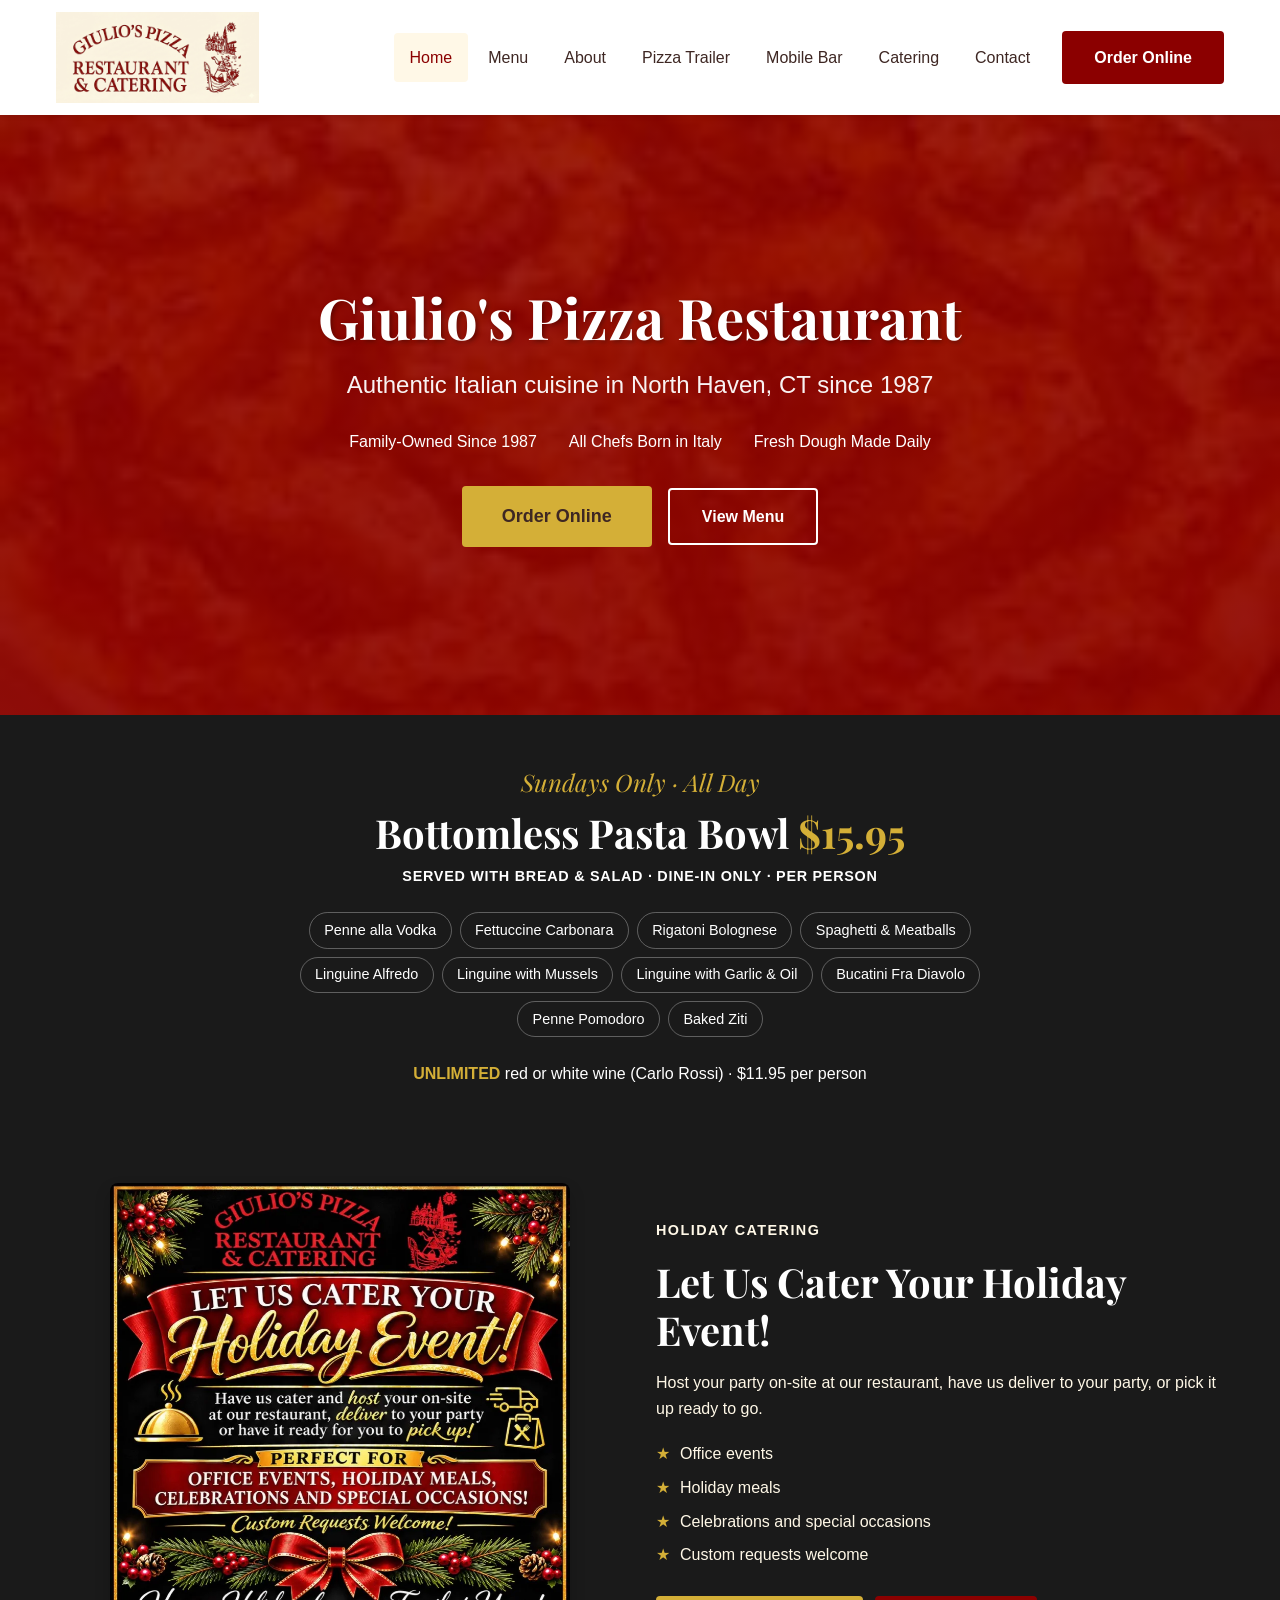
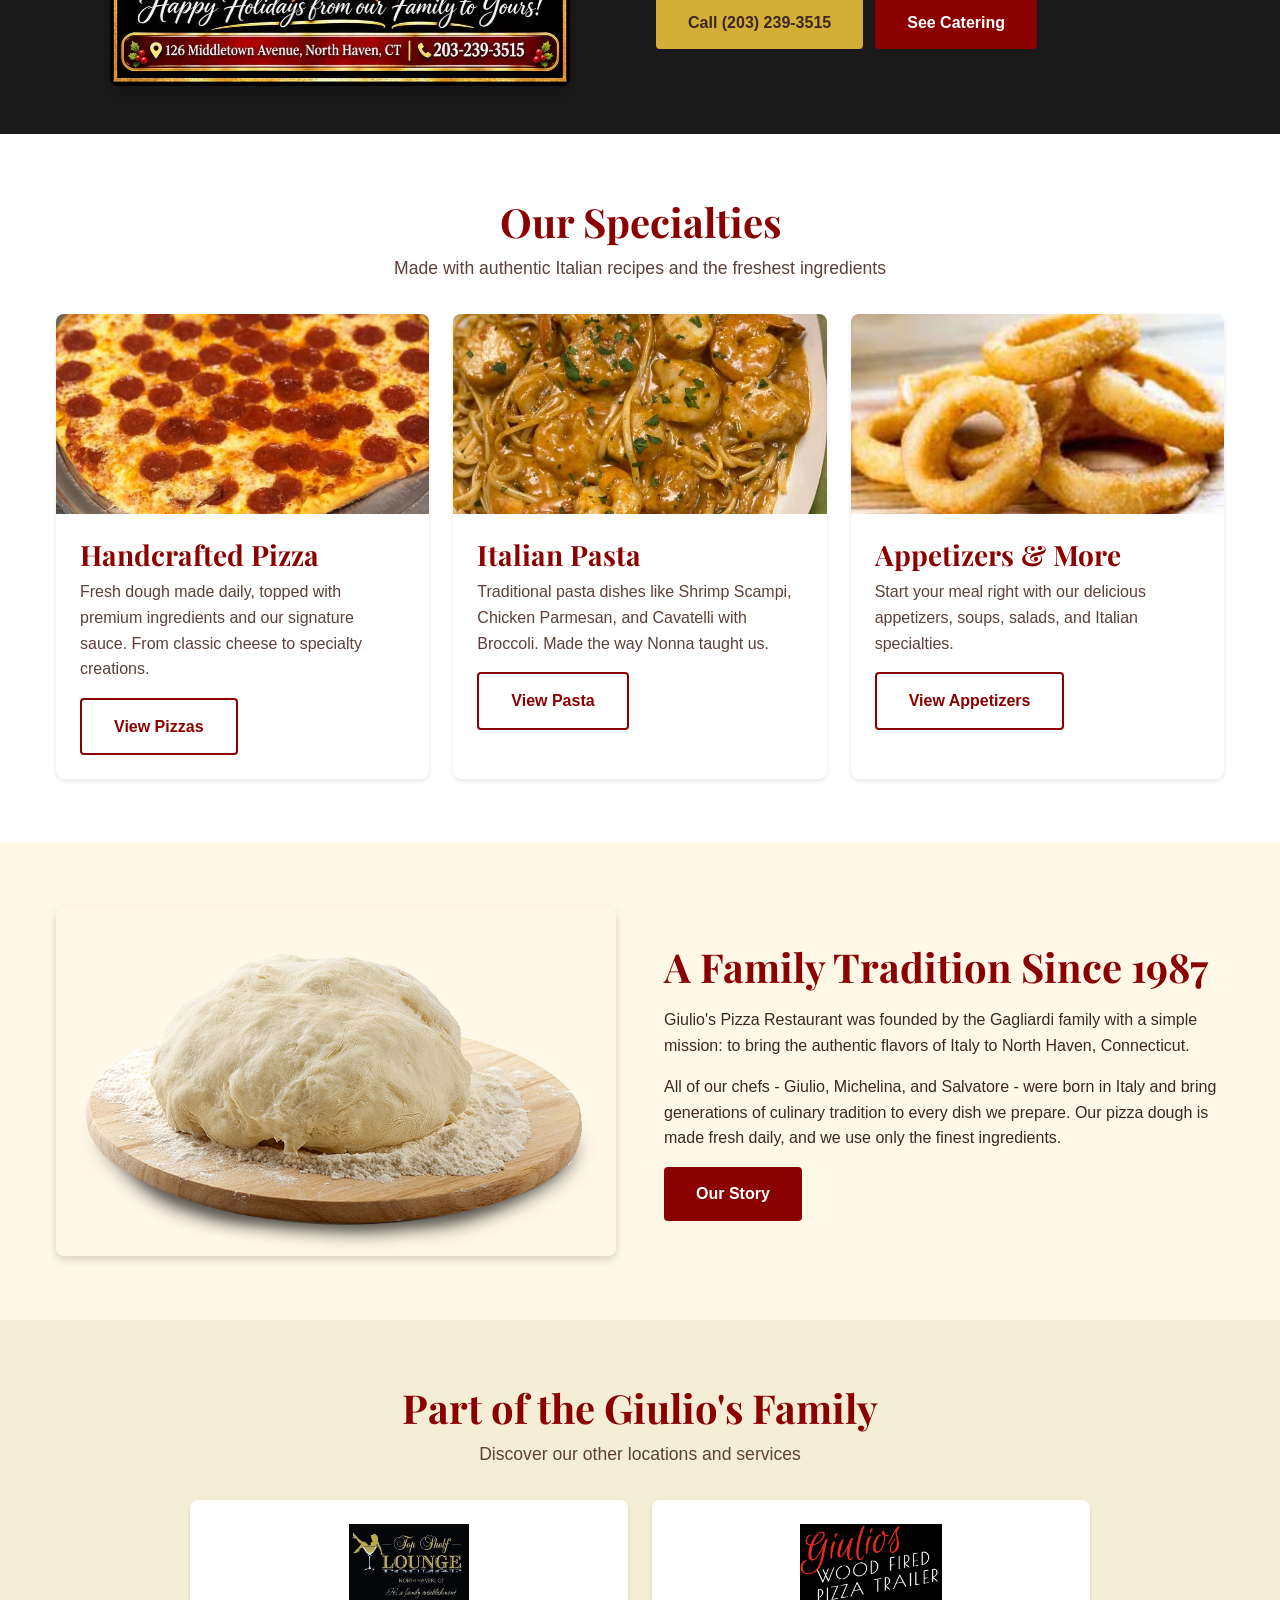
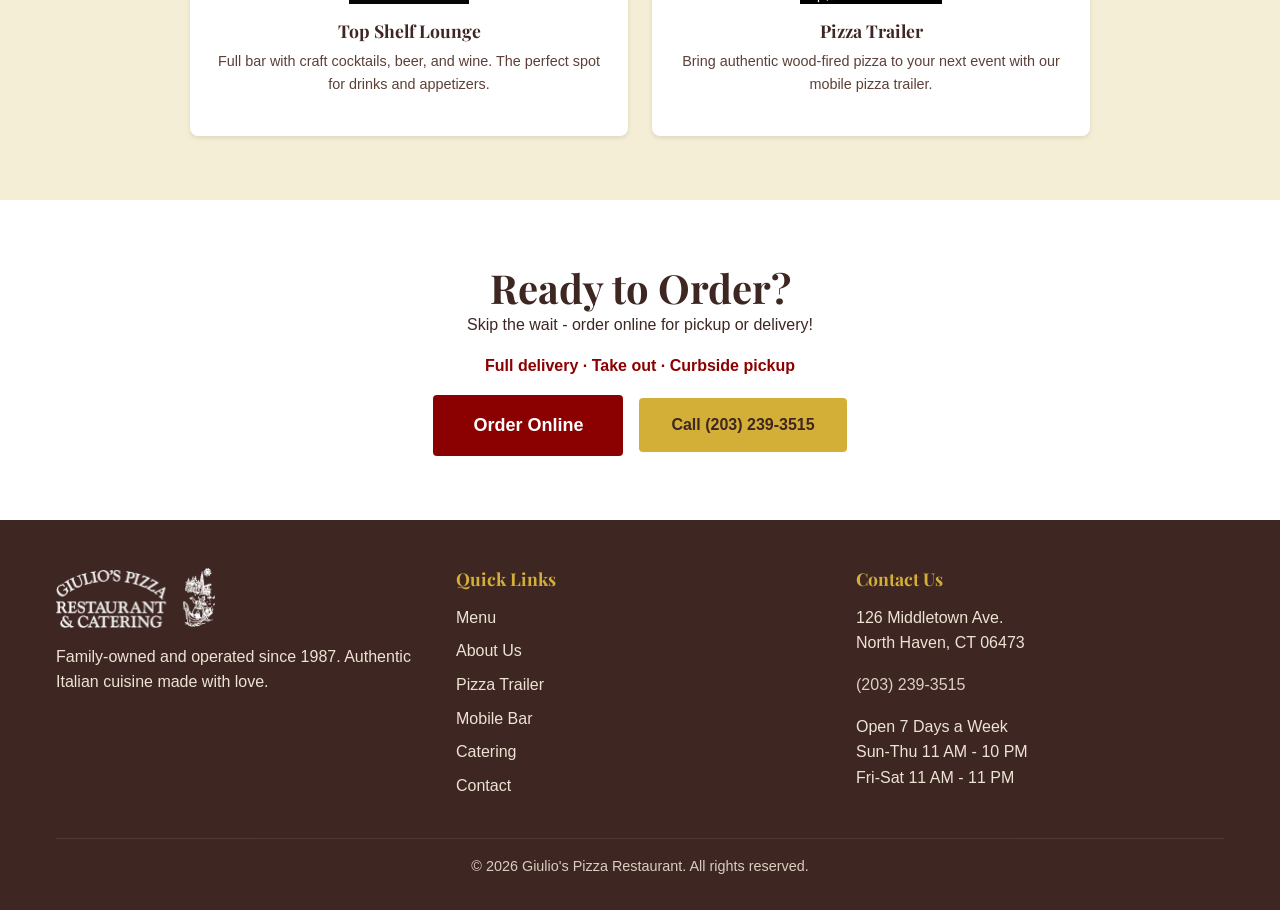
<file: index.html>
<!DOCTYPE html>
<html lang="en">
<head>
  <meta charset="UTF-8">
  <meta name="viewport" content="width=device-width, initial-scale=1.0">
  <meta name="description" content="Giulio's Pizza Restaurant in North Haven, CT - Family-owned since 1987. Authentic Italian pizza, pasta, and more. All chefs born in Italy. Fresh dough made daily. Order online!">
  <meta name="keywords" content="pizza North Haven CT, Italian restaurant North Haven, Giulio's Pizza, Italian food Connecticut">

  <!-- Open Graph -->
  <meta property="og:title" content="Giulio's Pizza Restaurant - Authentic Italian Food in North Haven, CT">
  <meta property="og:description" content="Family-owned since 1987. All chefs born in Italy. Fresh dough made daily. Pizza, pasta, Italian specialties & more.">
  <meta property="og:image" content="https://giuliospizza.com/images/bacon-pizza-north-haven-ct.jpg">
  <meta property="og:url" content="https://giuliospizza.com/">
  <meta property="og:type" content="restaurant">

  <title>Giulio's Pizza Restaurant | Authentic Italian Food | North Haven, CT</title>

  <link rel="preconnect" href="https://fonts.googleapis.com">
  <link rel="preconnect" href="https://fonts.gstatic.com" crossorigin>
  <link href="https://fonts.googleapis.com/css2?family=Playfair+Display:wght@400;600;700&display=swap" rel="stylesheet">
  <link rel="stylesheet" href="/css/styles.css">

  <!-- Schema.org Restaurant Markup -->
  <script type="application/ld+json">
  {
    "@context": "https://schema.org",
    "@type": "Restaurant",
    "name": "Giulio's Pizza Restaurant",
    "image": "https://giuliospizza.com/images/giulios-pizza-restaurant-logo.png",
    "address": {
      "@type": "PostalAddress",
      "streetAddress": "126 Middletown Ave.",
      "addressLocality": "North Haven",
      "addressRegion": "CT",
      "postalCode": "06473",
      "addressCountry": "US"
    },
    "telephone": "+1-203-239-3515",
    "url": "https://giuliospizza.com",
    "servesCuisine": ["Italian", "Pizza"],
    "priceRange": "$$",
    "openingHoursSpecification": [
      {
        "@type": "OpeningHoursSpecification",
        "dayOfWeek": ["Sunday", "Monday", "Tuesday", "Wednesday", "Thursday"],
        "opens": "11:00",
        "closes": "22:00"
      },
      {
        "@type": "OpeningHoursSpecification",
        "dayOfWeek": ["Friday", "Saturday"],
        "opens": "11:00",
        "closes": "23:00"
      }
    ],
    "menu": "https://giuliospizza.com/menu/",
    "foundingDate": "1987"
  }
  </script>
  <link rel="canonical" href="https://giuliospizza.com/">
  <link rel="icon" type="image/png" sizes="32x32" href="/favicon-32x32.png">
  <link rel="apple-touch-icon" sizes="180x180" href="/apple-touch-icon.png">
  <!-- Google tag (GA4). Only loads on the real domain, so vercel.app previews don't count. -->
  <script>
    if (/(^|\.)giuliospizza\.com$/.test(location.hostname)) {
      var s = document.createElement('script');
      s.async = true;
      s.src = 'https://www.googletagmanager.com/gtag/js?id=G-N0ZSSKEKVT';
      document.head.appendChild(s);
    }
    window.dataLayer = window.dataLayer || [];
    function gtag(){dataLayer.push(arguments);}
    gtag('js', new Date());
    gtag('config', 'G-N0ZSSKEKVT');
    // Call taps and online-order taps (Slice, EZCater) are the site's leads.
    document.addEventListener('click', function(e) {
      var a = e.target.closest && e.target.closest('a[href]');
      if (!a) return;
      var area = a.closest('header, footer');
      var where = area ? area.tagName.toLowerCase() : 'content';
      if (a.href.indexOf('tel:') === 0) {
        gtag('event', 'click_to_call', { link_location: where });
      } else if (/slicelife\.com|ezcater\.com/.test(a.hostname)) {
        gtag('event', 'click_to_order', { link_location: where, order_service: a.hostname.indexOf('ezcater') > -1 ? 'ezcater' : 'slice' });
      }
    });
  </script>
</head>
<body>
  <!-- Header -->
  <header class="header">
    <div class="header-inner">
      <a href="/" class="logo">
        <img src="/images/giulios-web.png" alt="Giulio's Pizza Restaurant">
      </a>

      <button class="nav-toggle" aria-label="Toggle navigation" aria-expanded="false">
        <span></span>
        <span></span>
        <span></span>
      </button>

      <nav class="nav" id="main-nav">
        <ul class="nav-list">
          <li><a href="/" class="nav-link active">Home</a></li>
          <li><a href="/menu/" class="nav-link">Menu</a></li>
          <li><a href="/about/" class="nav-link">About</a></li>
          <li><a href="/pizza-trailer/" class="nav-link">Pizza Trailer</a></li>
          <li><a href="/mobile-bar/" class="nav-link">Mobile Bar</a></li>
          <li><a href="/catering/" class="nav-link">Catering</a></li>
          <li><a href="/contact/" class="nav-link">Contact</a></li>
        </ul>
        <a href="https://slicelife.com/restaurants/ct/north-haven/06473/giulio-s-pizza-restaurant/menu" class="btn btn-primary" target="_blank" rel="noopener">Order Online</a>
      </nav>
    </div>
  </header>

  <!-- Hero Section -->
  <section class="hero">
    <div class="hero-content">
      <h1>Giulio's Pizza Restaurant</h1>
      <p class="hero-tagline">Authentic Italian cuisine in North Haven, CT since 1987</p>
      <div class="hero-features">
        <span>Family-Owned Since 1987</span>
        <span>All Chefs Born in Italy</span>
        <span>Fresh Dough Made Daily</span>
      </div>
      <div class="hero-cta">
        <a href="https://slicelife.com/restaurants/ct/north-haven/06473/giulio-s-pizza-restaurant/menu" class="btn btn-secondary btn-lg" target="_blank" rel="noopener">Order Online</a>
        <a href="/menu/" class="btn btn-outline" style="border-color: white; color: white;">View Menu</a>
      </div>
    </div>
  </section>

  <!-- Sunday Special -->
  <section class="sunday-special" id="sunday-special">
    <div class="container">
      <p class="sunday-kicker">Sundays Only &middot; All Day</p>
      <h2>Bottomless Pasta Bowl <span class="sunday-price">$15.95</span></h2>
      <p class="sunday-terms">Served with bread &amp; salad &middot; Dine-in only &middot; Per person</p>
      <ul class="sunday-pastas">
        <li>Penne alla Vodka</li>
        <li>Fettuccine Carbonara</li>
        <li>Rigatoni Bolognese</li>
        <li>Spaghetti &amp; Meatballs</li>
        <li>Linguine Alfredo</li>
        <li>Linguine with Mussels</li>
        <li>Linguine with Garlic &amp; Oil</li>
        <li>Bucatini Fra Diavolo</li>
        <li>Penne Pomodoro</li>
        <li>Baked Ziti</li>
      </ul>
      <p class="sunday-wine"><strong>Unlimited</strong> red or white wine (Carlo Rossi) &middot; $11.95 per person</p>
    </div>
  </section>

  <!-- Holiday Catering Promo (seasonal: remove after the holidays) -->
  <section class="holiday-promo" id="holiday-catering">
    <div class="container holiday-promo-inner">
      <img src="/images/holiday-catering-north-haven-ct.webp" width="900" height="984" loading="lazy" alt="Giulio's Pizza holiday catering flyer: let us cater your holiday event, on-site, delivery or pick up">
      <div>
        <p class="holiday-promo-kicker">Holiday Catering</p>
        <h2>Let Us Cater Your Holiday Event!</h2>
        <p>Host your party on-site at our restaurant, have us deliver to your party, or pick it up ready to go.</p>
        <ul>
          <li>Office events</li>
          <li>Holiday meals</li>
          <li>Celebrations and special occasions</li>
          <li>Custom requests welcome</li>
        </ul>
        <div class="holiday-promo-buttons">
          <a href="tel:203-239-3515" class="btn btn-secondary">Call (203) 239-3515</a>
          <a href="/catering/" class="btn btn-primary">See Catering</a>
        </div>
      </div>
    </div>
  </section>

  <!-- Featured Menu Section -->
  <section class="section featured">
    <div class="container">
      <div class="section-header">
        <h2>Our Specialties</h2>
        <p>Made with authentic Italian recipes and the freshest ingredients</p>
      </div>

      <div class="card-grid">
        <div class="card">
          <img src="/images/heart-shaped-pepperoni-pizza-valentines.jpg" alt="Fresh pepperoni pizza from Giulio's" class="card-img">
          <div class="card-body">
            <h3 class="card-title">Handcrafted Pizza</h3>
            <p class="card-text">Fresh dough made daily, topped with premium ingredients and our signature sauce. From classic cheese to specialty creations.</p>
            <a href="/menu/#pizza" class="btn btn-outline">View Pizzas</a>
          </div>
        </div>

        <div class="card">
          <img src="/images/shrimp-scampi-linguine-north-haven.jpg" alt="Shrimp scampi pasta at Giulio's" class="card-img">
          <div class="card-body">
            <h3 class="card-title">Italian Pasta</h3>
            <p class="card-text">Traditional pasta dishes like Shrimp Scampi, Chicken Parmesan, and Cavatelli with Broccoli. Made the way Nonna taught us.</p>
            <a href="/menu/#pasta" class="btn btn-outline">View Pasta</a>
          </div>
        </div>

        <div class="card">
          <img src="/images/crispy-onion-rings-appetizer.jpg" alt="Crispy appetizers at Giulio's" class="card-img">
          <div class="card-body">
            <h3 class="card-title">Appetizers & More</h3>
            <p class="card-text">Start your meal right with our delicious appetizers, soups, salads, and Italian specialties.</p>
            <a href="/menu/#appetizers" class="btn btn-outline">View Appetizers</a>
          </div>
        </div>
      </div>
    </div>
  </section>

  <!-- About Preview Section -->
  <section class="section">
    <div class="container">
      <div class="about-preview">
        <img src="/images/fresh-homemade-pizza-dough.png" alt="Fresh homemade pizza dough at Giulio's" class="about-preview-img">
        <div class="about-preview-content">
          <h2>A Family Tradition Since 1987</h2>
          <p>Giulio's Pizza Restaurant was founded by the Gagliardi family with a simple mission: to bring the authentic flavors of Italy to North Haven, Connecticut.</p>
          <p>All of our chefs - Giulio, Michelina, and Salvatore - were born in Italy and bring generations of culinary tradition to every dish we prepare. Our pizza dough is made fresh daily, and we use only the finest ingredients.</p>
          <a href="/about/" class="btn btn-primary">Our Story</a>
        </div>
      </div>
    </div>
  </section>

  <!-- Partners Section -->
  <section class="section partners">
    <div class="container">
      <div class="section-header">
        <h2>Part of the Giulio's Family</h2>
        <p>Discover our other locations and services</p>
      </div>

      <div class="partner-grid">
        <a href="https://topshelfct.com/" class="partner-card">
          <img src="/images/top-shelf-lounge-logo.jpg" alt="Top Shelf Lounge">
          <h3>Top Shelf Lounge</h3>
          <p>Full bar with craft cocktails, beer, and wine. The perfect spot for drinks and appetizers.</p>
        </a>

        <a href="/pizza-trailer/" class="partner-card">
          <img src="/images/giulios-wood-fired-pizza-trailer-logo.png" alt="Giulio's Wood Fired Pizza Trailer">
          <h3>Pizza Trailer</h3>
          <p>Bring authentic wood-fired pizza to your next event with our mobile pizza trailer.</p>
        </a>
      </div>
    </div>
  </section>

  <!-- CTA Section -->
  <section class="section bg-white text-center">
    <div class="container">
      <h2>Ready to Order?</h2>
      <p>Skip the wait - order online for pickup or delivery!</p>
      <p class="service-options">Full delivery &middot; Take out &middot; Curbside pickup</p>
      <div class="hero-cta mt-2">
        <a href="https://slicelife.com/restaurants/ct/north-haven/06473/giulio-s-pizza-restaurant/menu" class="btn btn-primary btn-lg" target="_blank" rel="noopener">Order Online</a>
        <a href="tel:203-239-3515" class="btn btn-secondary">Call (203) 239-3515</a>
      </div>
    </div>
  </section>

  <!-- Footer -->
  <footer class="footer">
    <div class="container">
      <div class="footer-grid">
        <div class="footer-section">
          <img src="/images/giulios-pizza-logo-white.png" alt="Giulio's Pizza" class="footer-logo">
          <p>Family-owned and operated since 1987. Authentic Italian cuisine made with love.</p>
        </div>

        <div class="footer-section">
          <h4>Quick Links</h4>
          <div class="footer-links">
            <a href="/menu/">Menu</a>
            <a href="/about/">About Us</a>
            <a href="/pizza-trailer/">Pizza Trailer</a>
            <a href="/mobile-bar/">Mobile Bar</a>
            <a href="/catering/">Catering</a>
            <a href="/contact/">Contact</a>
          </div>
        </div>

        <div class="footer-section">
          <h4>Contact Us</h4>
          <p>126 Middletown Ave.<br>North Haven, CT 06473</p>
          <p><a href="tel:203-239-3515">(203) 239-3515</a></p>
          <p>Open 7 Days a Week
            <span class="hours-line">Sun-Thu 11 AM - 10 PM</span>
            <span class="hours-line">Fri-Sat 11 AM - 11 PM</span>
          </p>
        </div>
      </div>

      <div class="footer-bottom">
        <p>&copy; 2026 Giulio's Pizza Restaurant. All rights reserved.</p>
      </div>
    </div>
  </footer>

  <script src="/js/main.js"></script>
</body>
</html>
</file>
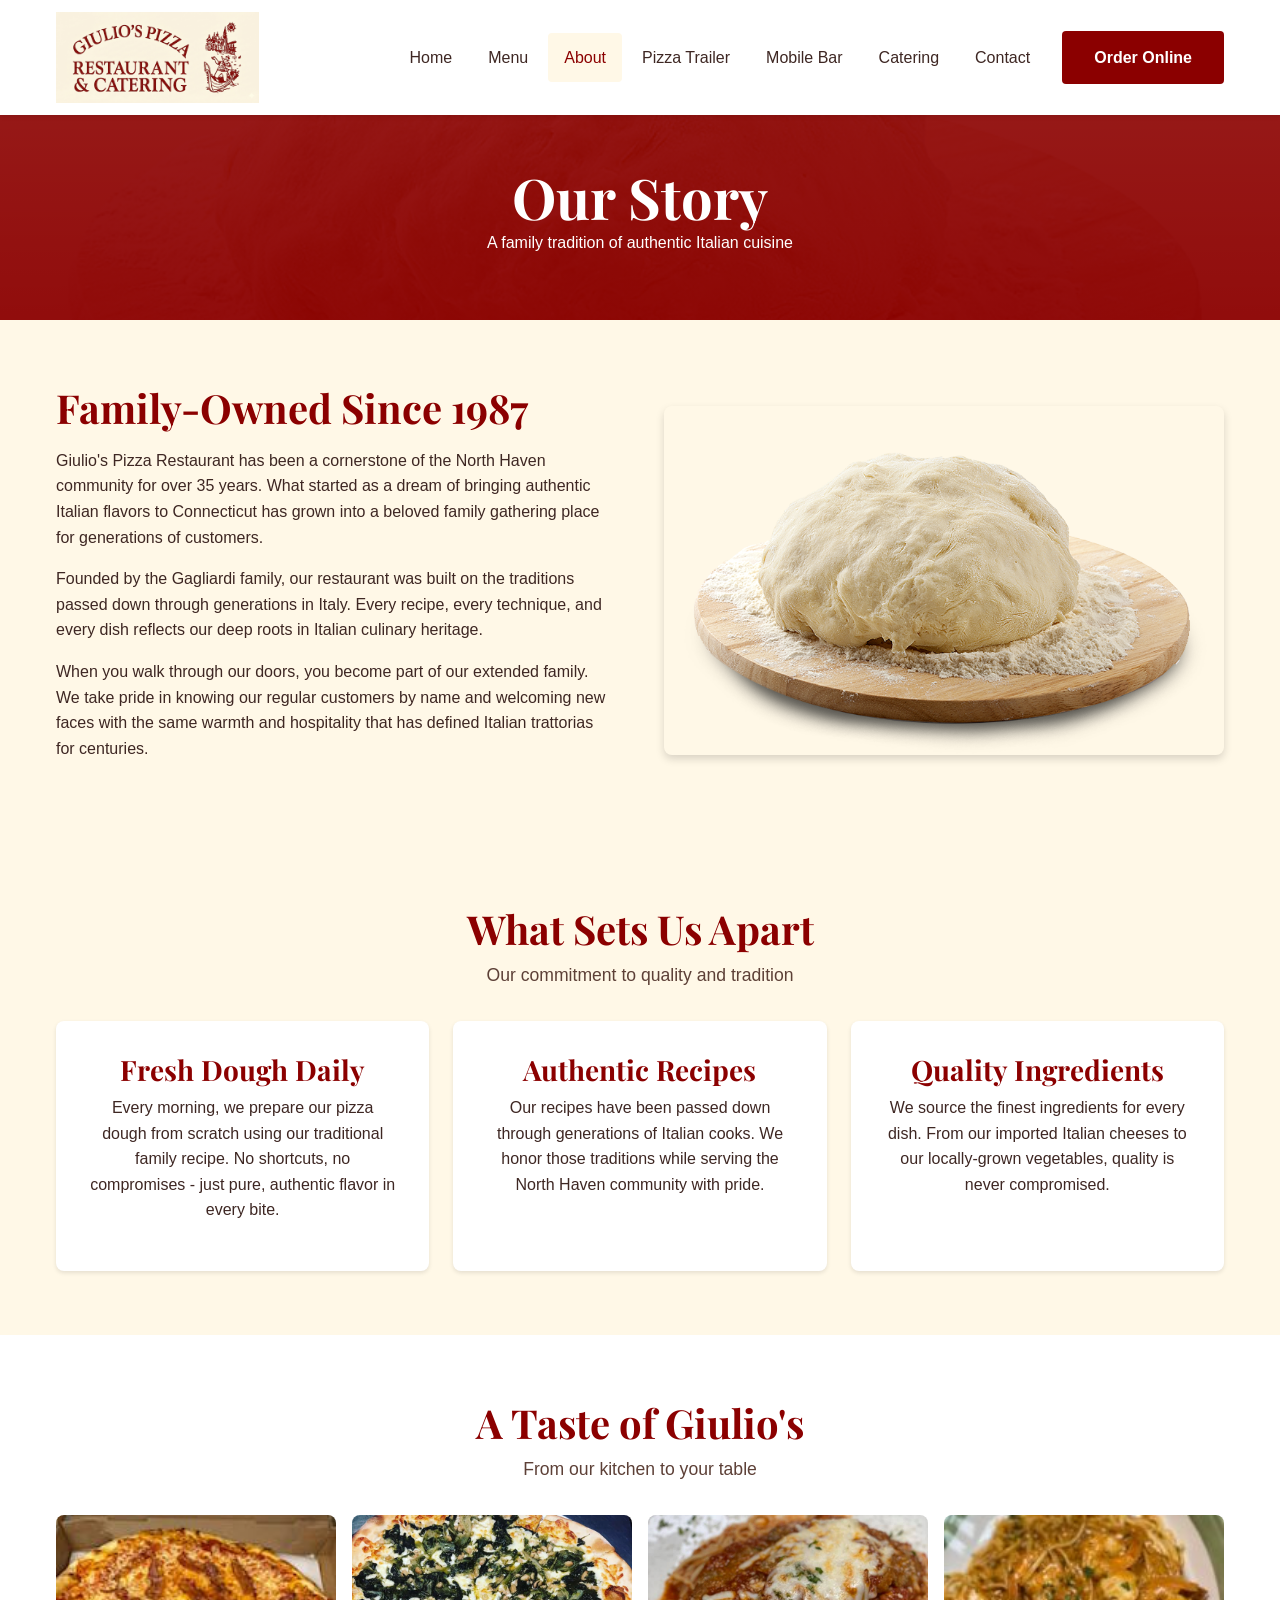
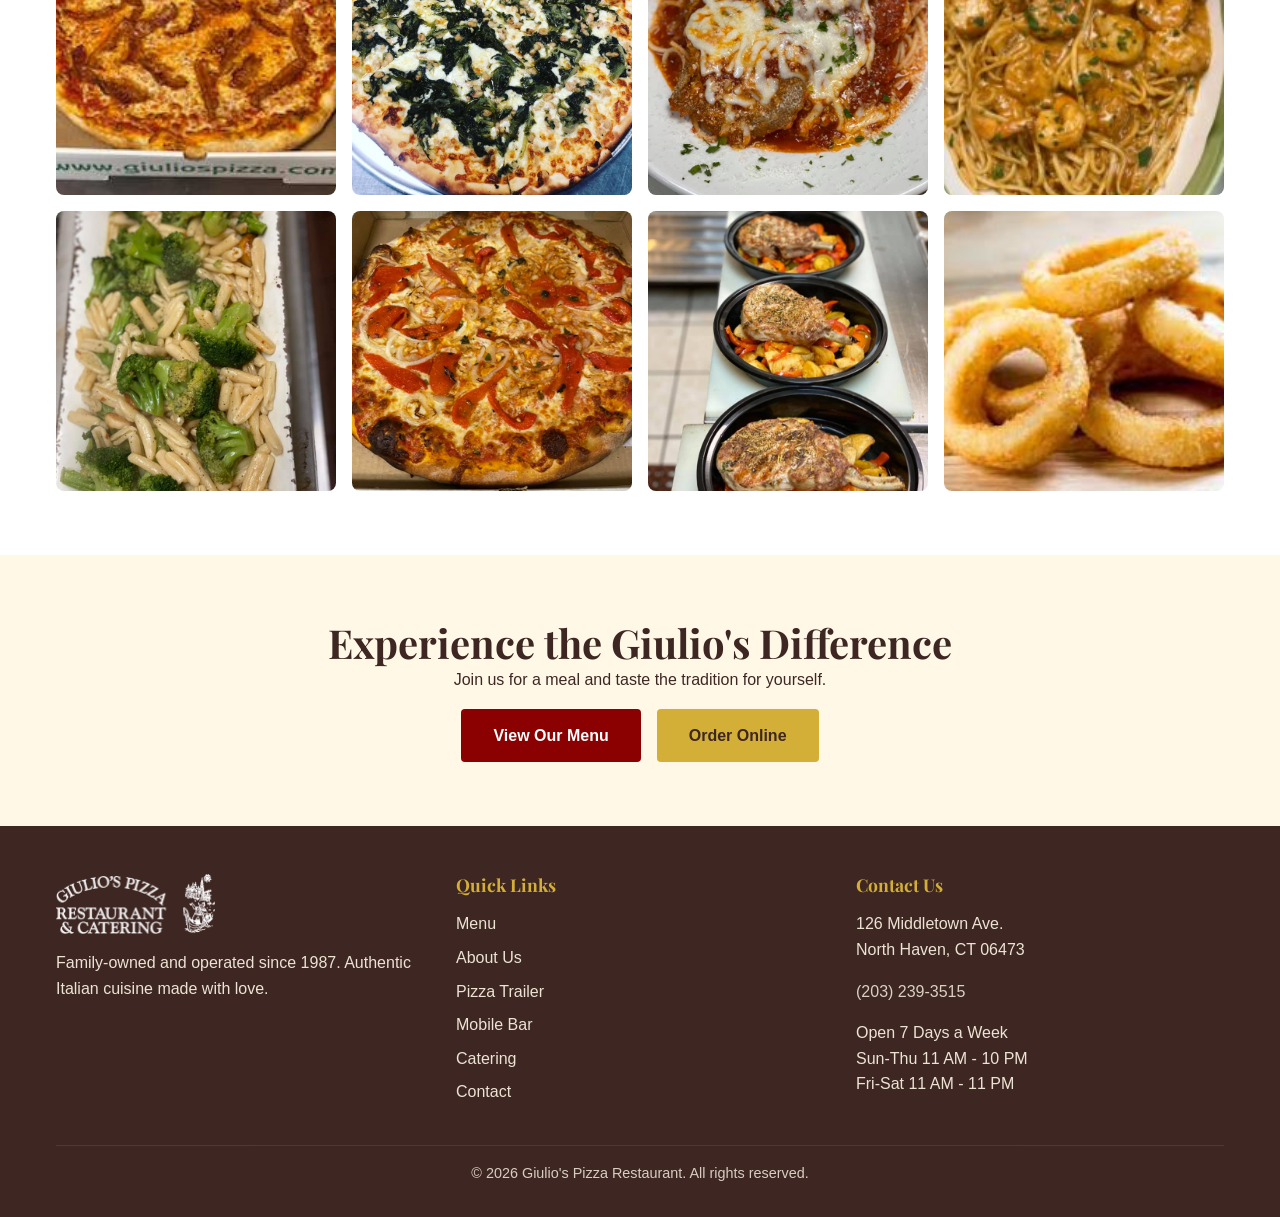
<file: about.html>
<!DOCTYPE html>
<html lang="en">
<head>
  <meta charset="UTF-8">
  <meta name="viewport" content="width=device-width, initial-scale=1.0">
  <meta name="description" content="About Giulio's Pizza Restaurant - Family-owned since 1987 in North Haven, CT. Meet our Italian-born chefs Giulio, Michelina, and Salvatore Gagliardi. Fresh dough made daily.">
  <meta name="keywords" content="Giulio's Pizza about, Italian restaurant North Haven history, Gagliardi family">

  <!-- Open Graph -->
  <meta property="og:title" content="About Us | Giulio's Pizza Restaurant - North Haven, CT">
  <meta property="og:description" content="Family-owned since 1987. Meet our Italian-born chefs and learn about our commitment to authentic Italian cuisine.">
  <meta property="og:image" content="https://giuliospizza.com/images/fresh-homemade-pizza-dough.png">
  <meta property="og:url" content="https://giuliospizza.com/about/">
  <meta property="og:type" content="website">

  <title>About Us | Giulio's Pizza Restaurant | North Haven, CT</title>

  <link rel="preconnect" href="https://fonts.googleapis.com">
  <link rel="preconnect" href="https://fonts.gstatic.com" crossorigin>
  <link href="https://fonts.googleapis.com/css2?family=Playfair+Display:wght@400;600;700&display=swap" rel="stylesheet">
  <link rel="stylesheet" href="/css/styles.css">
  <link rel="canonical" href="https://giuliospizza.com/about/">
  <link rel="icon" type="image/png" sizes="32x32" href="/favicon-32x32.png">
  <link rel="apple-touch-icon" sizes="180x180" href="/apple-touch-icon.png">
  <!-- Google tag (GA4). Only loads on the real domain, so vercel.app previews don't count. -->
  <script>
    if (/(^|\.)giuliospizza\.com$/.test(location.hostname)) {
      var s = document.createElement('script');
      s.async = true;
      s.src = 'https://www.googletagmanager.com/gtag/js?id=G-N0ZSSKEKVT';
      document.head.appendChild(s);
    }
    window.dataLayer = window.dataLayer || [];
    function gtag(){dataLayer.push(arguments);}
    gtag('js', new Date());
    gtag('config', 'G-N0ZSSKEKVT');
    // Call taps and online-order taps (Slice, EZCater) are the site's leads.
    document.addEventListener('click', function(e) {
      var a = e.target.closest && e.target.closest('a[href]');
      if (!a) return;
      var area = a.closest('header, footer');
      var where = area ? area.tagName.toLowerCase() : 'content';
      if (a.href.indexOf('tel:') === 0) {
        gtag('event', 'click_to_call', { link_location: where });
      } else if (/slicelife\.com|ezcater\.com/.test(a.hostname)) {
        gtag('event', 'click_to_order', { link_location: where, order_service: a.hostname.indexOf('ezcater') > -1 ? 'ezcater' : 'slice' });
      }
    });
  </script>
</head>
<body>
  <!-- Header -->
  <header class="header">
    <div class="header-inner">
      <a href="/" class="logo">
        <img src="/images/giulios-web.png" alt="Giulio's Pizza Restaurant">
      </a>

      <button class="nav-toggle" aria-label="Toggle navigation" aria-expanded="false">
        <span></span>
        <span></span>
        <span></span>
      </button>

      <nav class="nav" id="main-nav">
        <ul class="nav-list">
          <li><a href="/" class="nav-link">Home</a></li>
          <li><a href="/menu/" class="nav-link">Menu</a></li>
          <li><a href="/about/" class="nav-link active">About</a></li>
          <li><a href="/pizza-trailer/" class="nav-link">Pizza Trailer</a></li>
          <li><a href="/mobile-bar/" class="nav-link">Mobile Bar</a></li>
          <li><a href="/catering/" class="nav-link">Catering</a></li>
          <li><a href="/contact/" class="nav-link">Contact</a></li>
        </ul>
        <a href="https://slicelife.com/restaurants/ct/north-haven/06473/giulio-s-pizza-restaurant/menu" class="btn btn-primary" target="_blank" rel="noopener">Order Online</a>
      </nav>
    </div>
  </header>

  <!-- About Header -->
  <section class="about-header">
    <div class="container">
      <h1>Our Story</h1>
      <p>A family tradition of authentic Italian cuisine</p>
    </div>
  </section>

  <!-- Our Story Section -->
  <section class="section">
    <div class="container">
      <div class="story-section">
        <div class="story-content">
          <h2>Family-Owned Since 1987</h2>
          <p>Giulio's Pizza Restaurant has been a cornerstone of the North Haven community for over 35 years. What started as a dream of bringing authentic Italian flavors to Connecticut has grown into a beloved family gathering place for generations of customers.</p>
          <p>Founded by the Gagliardi family, our restaurant was built on the traditions passed down through generations in Italy. Every recipe, every technique, and every dish reflects our deep roots in Italian culinary heritage.</p>
          <p>When you walk through our doors, you become part of our extended family. We take pride in knowing our regular customers by name and welcoming new faces with the same warmth and hospitality that has defined Italian trattorias for centuries.</p>
        </div>
        <img src="/images/fresh-homemade-pizza-dough.png" alt="Fresh homemade pizza dough at Giulio's" class="story-img">
      </div>
    </div>
  </section>

  <!-- Meet the Chefs Section - HIDDEN FOR NOW
  <section class="section chefs-section">
    <div class="container">
      <div class="section-header">
        <h2>Meet Our Chefs</h2>
        <p>All of our chefs were born in Italy, bringing authentic techniques and flavors to every dish</p>
      </div>

      <div class="chef-grid">
        <div class="chef-card">
          <h3>Giulio Gagliardi</h3>
          <p class="role">Founder & Head Chef</p>
          <p class="origin">Born in Italy</p>
          <p>With decades of experience, Giulio brings the traditional recipes of his homeland to every dish. His passion for quality and authenticity is the foundation of our restaurant.</p>
        </div>

        <div class="chef-card">
          <h3>Michelina Gagliardi</h3>
          <p class="role">Chef & Co-Owner</p>
          <p class="origin">Born in Italy</p>
          <p>Michelina's expertise in traditional Italian cooking adds a special touch to our menu. Her dedication to using fresh, quality ingredients ensures every meal is exceptional.</p>
        </div>

        <div class="chef-card">
          <h3>Salvatore Gagliardi</h3>
          <p class="role">Chef & Co-Owner</p>
          <p class="origin">Born in Italy</p>
          <p>Continuing the family tradition, Salvatore combines time-honored techniques with creative innovation, keeping our menu fresh while honoring our heritage.</p>
        </div>
      </div>
    </div>
  </section>
  -->

  <!-- Our Values Section -->
  <section class="section">
    <div class="container">
      <div class="section-header">
        <h2>What Sets Us Apart</h2>
        <p>Our commitment to quality and tradition</p>
      </div>

      <div class="values-grid">
        <div class="value-card">
          <h3>Fresh Dough Daily</h3>
          <p>Every morning, we prepare our pizza dough from scratch using our traditional family recipe. No shortcuts, no compromises - just pure, authentic flavor in every bite.</p>
        </div>

        <div class="value-card">
          <h3>Authentic Recipes</h3>
          <p>Our recipes have been passed down through generations of Italian cooks. We honor those traditions while serving the North Haven community with pride.</p>
        </div>

        <div class="value-card">
          <h3>Quality Ingredients</h3>
          <p>We source the finest ingredients for every dish. From our imported Italian cheeses to our locally-grown vegetables, quality is never compromised.</p>
        </div>
      </div>
    </div>
  </section>

  <!-- Photo Gallery Preview -->
  <section class="section bg-white">
    <div class="container">
      <div class="section-header">
        <h2>A Taste of Giulio's</h2>
        <p>From our kitchen to your table</p>
      </div>

      <div class="gallery-grid">
        <div class="gallery-item">
          <img src="/images/bacon-pizza-north-haven-ct.jpg" alt="Bacon pizza at Giulio's">
        </div>
        <div class="gallery-item">
          <img src="/images/spinach-white-pizza-north-haven.jpg" alt="Spinach white pizza">
        </div>
        <div class="gallery-item">
          <img src="/images/chicken-parmesan-spaghetti-north-haven.jpg" alt="Chicken parmesan with spaghetti">
        </div>
        <div class="gallery-item">
          <img src="/images/shrimp-scampi-pasta-closeup.jpg" alt="Shrimp scampi pasta">
        </div>
        <div class="gallery-item">
          <img src="/images/cavatelli-broccoli-pasta-north-haven.jpg" alt="Cavatelli with broccoli">
        </div>
        <div class="gallery-item">
          <img src="/images/roasted-pepper-onion-pizza-north-haven.jpg" alt="Roasted pepper and onion pizza">
        </div>
        <div class="gallery-item">
          <img src="/images/pork-chops-roasted-vegetables-north-haven.jpg" alt="Pork chops with roasted vegetables">
        </div>
        <div class="gallery-item">
          <img src="/images/crispy-onion-rings-appetizer.jpg" alt="Crispy onion rings">
        </div>
      </div>
    </div>
  </section>

  <!-- CTA Section -->
  <section class="section text-center">
    <div class="container">
      <h2>Experience the Giulio's Difference</h2>
      <p>Join us for a meal and taste the tradition for yourself.</p>
      <div class="hero-cta mt-2">
        <a href="/menu/" class="btn btn-primary">View Our Menu</a>
        <a href="https://slicelife.com/restaurants/ct/north-haven/06473/giulio-s-pizza-restaurant/menu" class="btn btn-secondary" target="_blank" rel="noopener">Order Online</a>
      </div>
    </div>
  </section>

  <!-- Footer -->
  <footer class="footer">
    <div class="container">
      <div class="footer-grid">
        <div class="footer-section">
          <img src="/images/giulios-pizza-logo-white.png" alt="Giulio's Pizza" class="footer-logo">
          <p>Family-owned and operated since 1987. Authentic Italian cuisine made with love.</p>
        </div>

        <div class="footer-section">
          <h4>Quick Links</h4>
          <div class="footer-links">
            <a href="/menu/">Menu</a>
            <a href="/about/">About Us</a>
            <a href="/pizza-trailer/">Pizza Trailer</a>
            <a href="/mobile-bar/">Mobile Bar</a>
            <a href="/catering/">Catering</a>
            <a href="/contact/">Contact</a>
          </div>
        </div>

        <div class="footer-section">
          <h4>Contact Us</h4>
          <p>126 Middletown Ave.<br>North Haven, CT 06473</p>
          <p><a href="tel:203-239-3515">(203) 239-3515</a></p>
          <p>Open 7 Days a Week
            <span class="hours-line">Sun-Thu 11 AM - 10 PM</span>
            <span class="hours-line">Fri-Sat 11 AM - 11 PM</span>
          </p>
        </div>
      </div>

      <div class="footer-bottom">
        <p>&copy; 2026 Giulio's Pizza Restaurant. All rights reserved.</p>
      </div>
    </div>
  </footer>

  <script src="/js/main.js"></script>
</body>
</html>
</file>
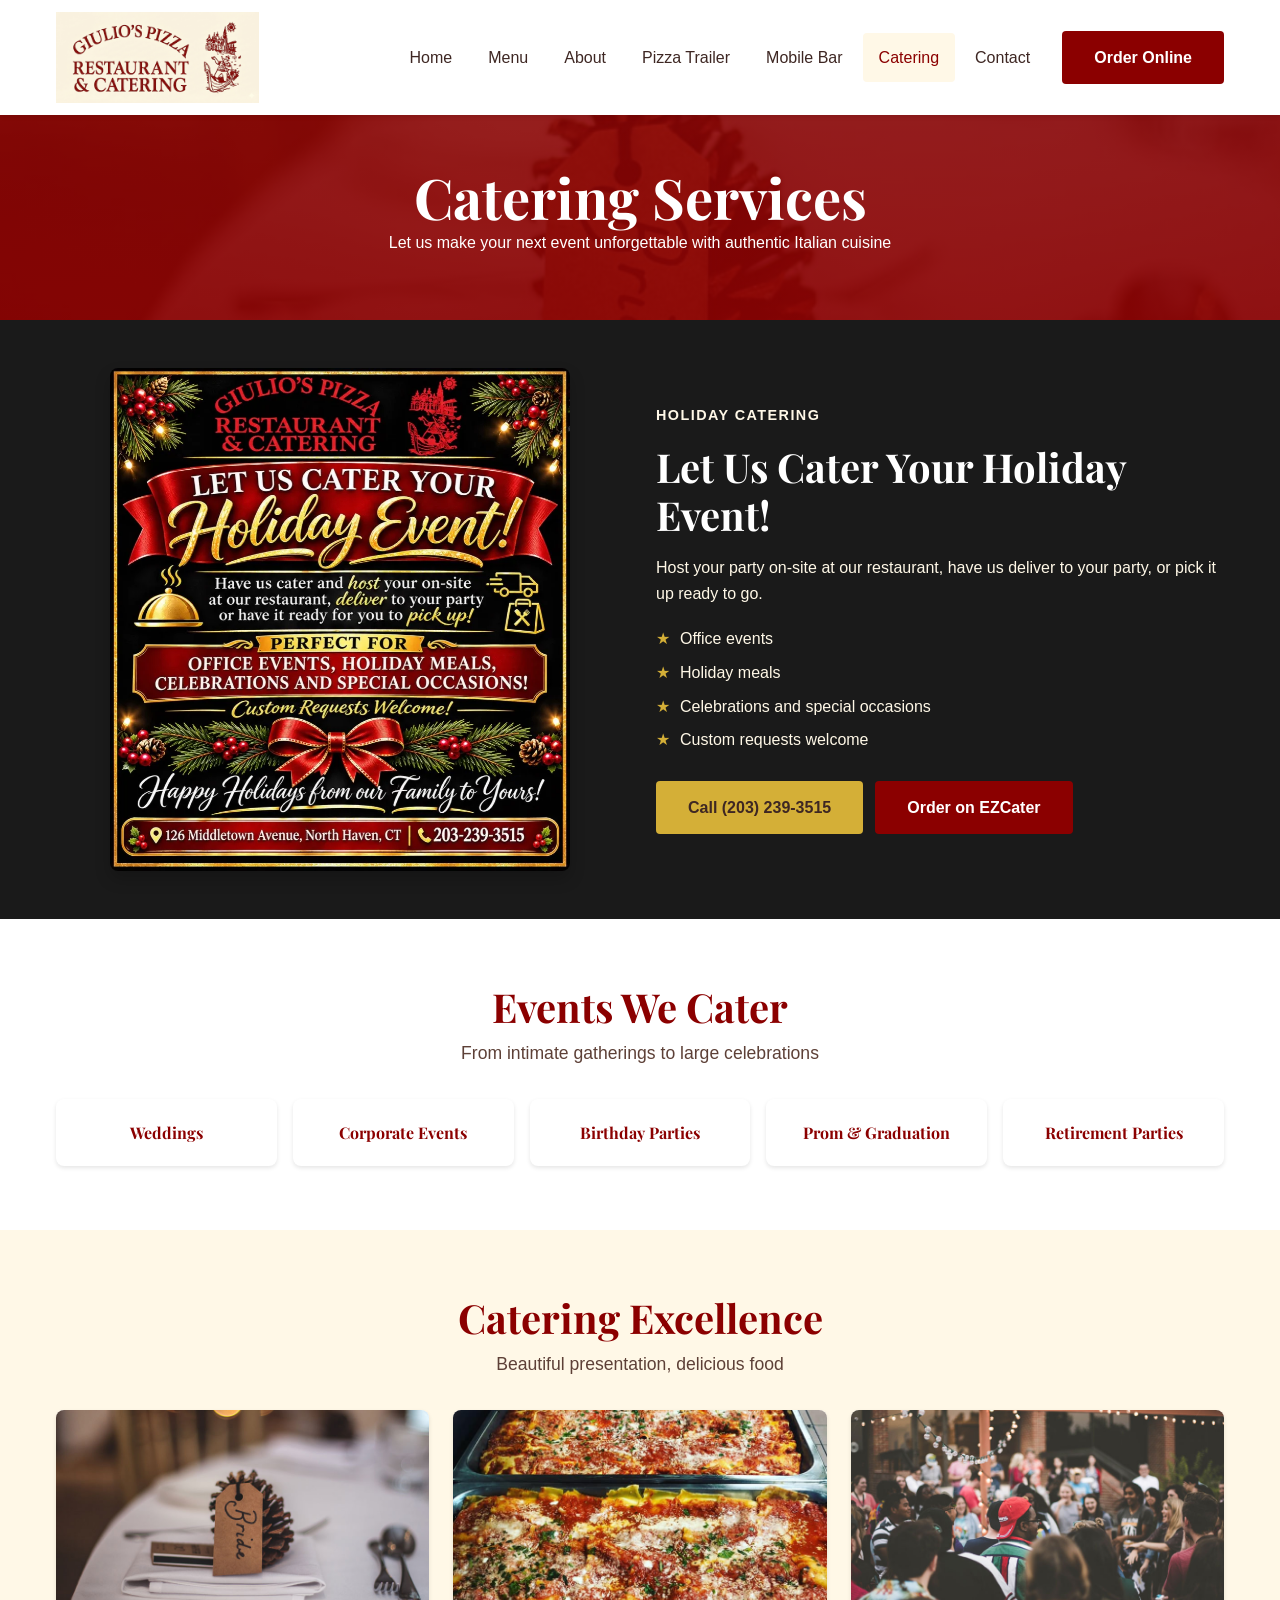
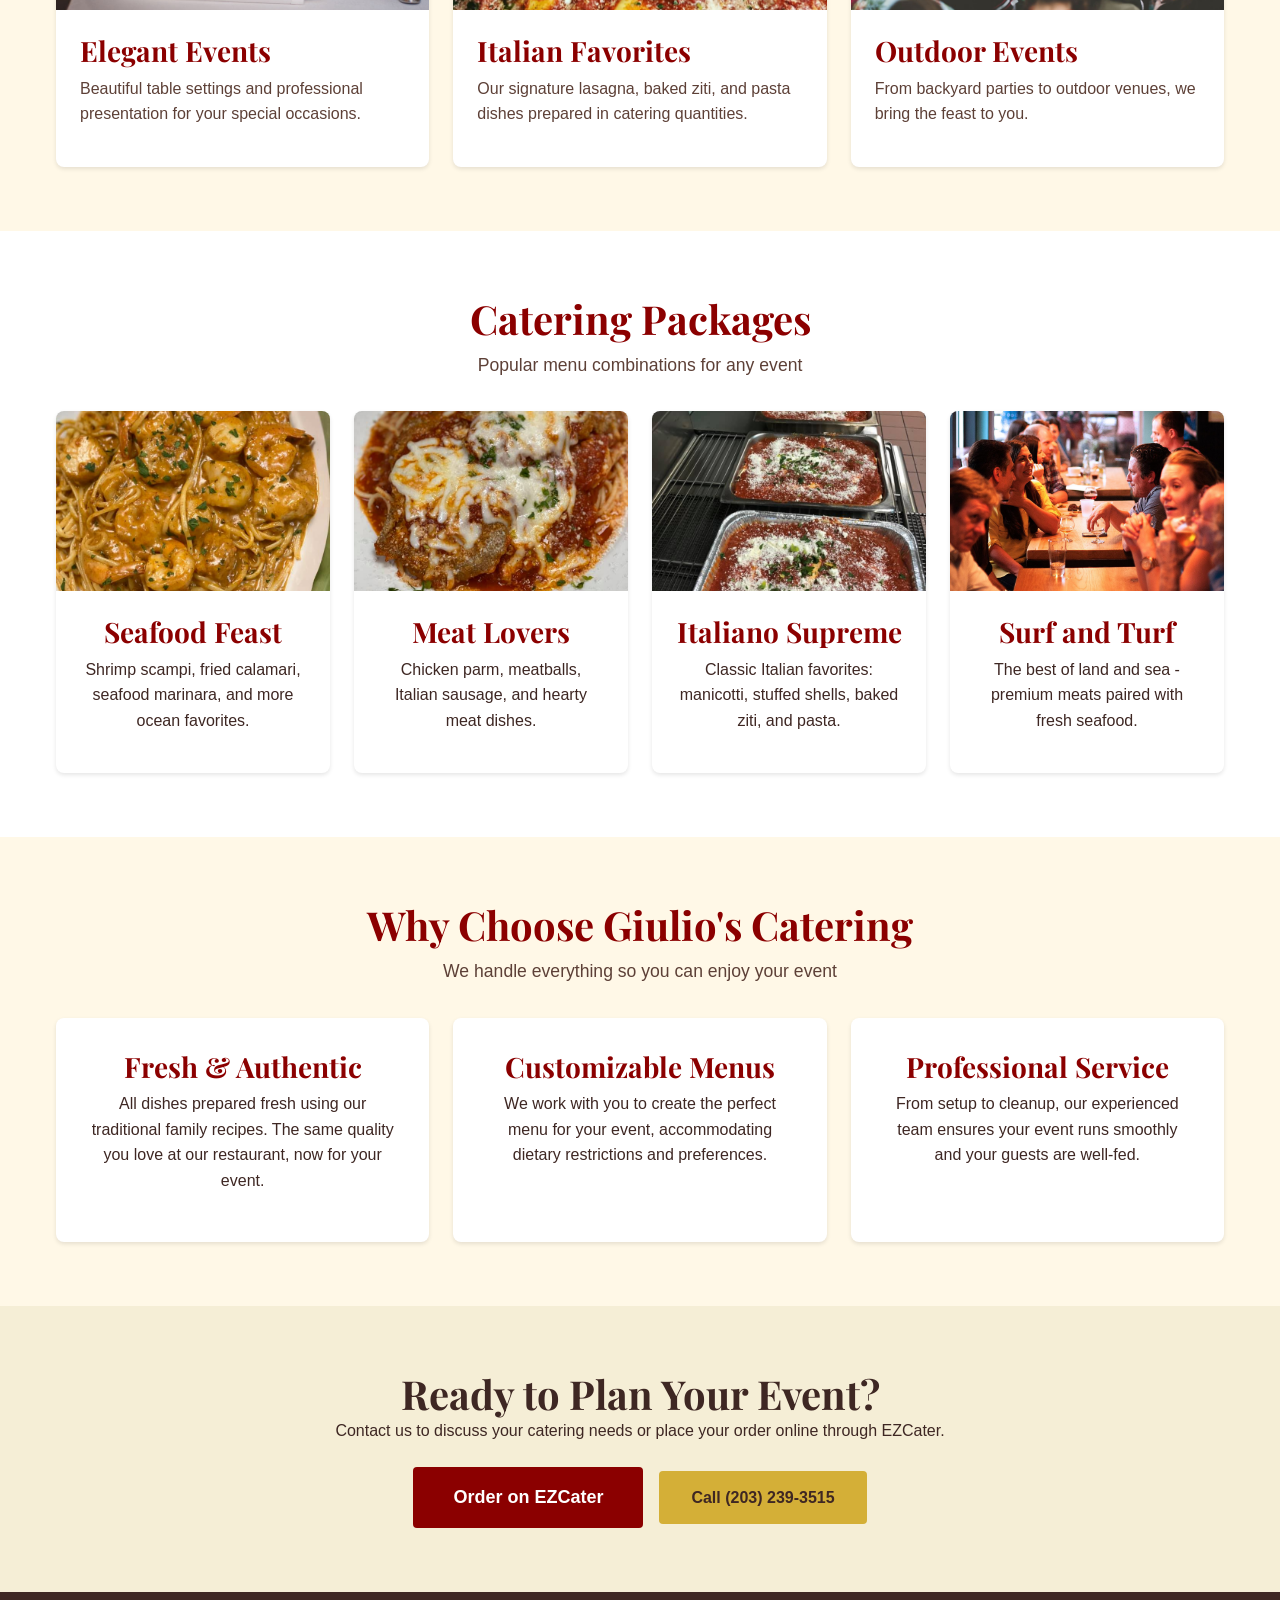
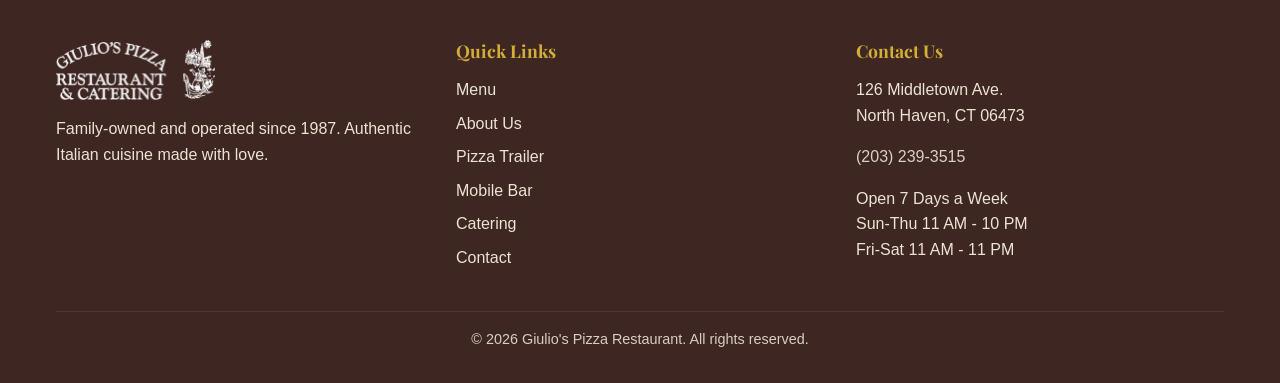
<file: catering.html>
<!DOCTYPE html>
<html lang="en">
<head>
  <meta charset="UTF-8">
  <meta name="viewport" content="width=device-width, initial-scale=1.0">
  <meta name="description" content="Giulio's Pizza Restaurant catering services in North Haven, CT. Perfect for weddings, corporate events, birthdays, graduations, and more. Order through EZCater.">
  <meta name="keywords" content="Giulio's Pizza catering, Italian catering North Haven CT, wedding catering, corporate catering Connecticut">

  <!-- Open Graph -->
  <meta property="og:title" content="Catering | Giulio's Pizza Restaurant - North Haven, CT">
  <meta property="og:description" content="Let us cater your next event! Authentic Italian food for weddings, corporate events, birthdays, and more.">
  <meta property="og:image" content="https://giuliospizza.com/images/wedding-catering-table-setting.jpg">
  <meta property="og:url" content="https://giuliospizza.com/catering/">
  <meta property="og:type" content="website">

  <title>Catering | Giulio's Pizza Restaurant | North Haven, CT</title>

  <link rel="preconnect" href="https://fonts.googleapis.com">
  <link rel="preconnect" href="https://fonts.gstatic.com" crossorigin>
  <link href="https://fonts.googleapis.com/css2?family=Playfair+Display:wght@400;600;700&display=swap" rel="stylesheet">
  <link rel="stylesheet" href="/css/styles.css">
  <link rel="canonical" href="https://giuliospizza.com/catering/">
  <link rel="icon" type="image/png" sizes="32x32" href="/favicon-32x32.png">
  <link rel="apple-touch-icon" sizes="180x180" href="/apple-touch-icon.png">
  <!-- Google tag (GA4). Only loads on the real domain, so vercel.app previews don't count. -->
  <script>
    if (/(^|\.)giuliospizza\.com$/.test(location.hostname)) {
      var s = document.createElement('script');
      s.async = true;
      s.src = 'https://www.googletagmanager.com/gtag/js?id=G-N0ZSSKEKVT';
      document.head.appendChild(s);
    }
    window.dataLayer = window.dataLayer || [];
    function gtag(){dataLayer.push(arguments);}
    gtag('js', new Date());
    gtag('config', 'G-N0ZSSKEKVT');
    // Call taps and online-order taps (Slice, EZCater) are the site's leads.
    document.addEventListener('click', function(e) {
      var a = e.target.closest && e.target.closest('a[href]');
      if (!a) return;
      var area = a.closest('header, footer');
      var where = area ? area.tagName.toLowerCase() : 'content';
      if (a.href.indexOf('tel:') === 0) {
        gtag('event', 'click_to_call', { link_location: where });
      } else if (/slicelife\.com|ezcater\.com/.test(a.hostname)) {
        gtag('event', 'click_to_order', { link_location: where, order_service: a.hostname.indexOf('ezcater') > -1 ? 'ezcater' : 'slice' });
      }
    });
  </script>
</head>
<body>
  <!-- Header -->
  <header class="header">
    <div class="header-inner">
      <a href="/" class="logo">
        <img src="/images/giulios-web.png" alt="Giulio's Pizza Restaurant">
      </a>

      <button class="nav-toggle" aria-label="Toggle navigation" aria-expanded="false">
        <span></span>
        <span></span>
        <span></span>
      </button>

      <nav class="nav" id="main-nav">
        <ul class="nav-list">
          <li><a href="/" class="nav-link">Home</a></li>
          <li><a href="/menu/" class="nav-link">Menu</a></li>
          <li><a href="/about/" class="nav-link">About</a></li>
          <li><a href="/pizza-trailer/" class="nav-link">Pizza Trailer</a></li>
          <li><a href="/mobile-bar/" class="nav-link">Mobile Bar</a></li>
          <li><a href="/catering/" class="nav-link active">Catering</a></li>
          <li><a href="/contact/" class="nav-link">Contact</a></li>
        </ul>
        <a href="https://slicelife.com/restaurants/ct/north-haven/06473/giulio-s-pizza-restaurant/menu" class="btn btn-primary" target="_blank" rel="noopener">Order Online</a>
      </nav>
    </div>
  </header>

  <!-- Catering Header -->
  <section class="catering-header">
    <div class="container">
      <h1>Catering Services</h1>
      <p>Let us make your next event unforgettable with authentic Italian cuisine</p>
    </div>
  </section>

  <!-- Holiday Catering Promo (seasonal: remove after the holidays) -->
  <section class="holiday-promo" id="holiday-catering">
    <div class="container holiday-promo-inner">
      <img src="/images/holiday-catering-north-haven-ct.webp" width="900" height="984" loading="lazy" alt="Giulio's Pizza holiday catering flyer: let us cater your holiday event, on-site, delivery or pick up">
      <div>
        <p class="holiday-promo-kicker">Holiday Catering</p>
        <h2>Let Us Cater Your Holiday Event!</h2>
        <p>Host your party on-site at our restaurant, have us deliver to your party, or pick it up ready to go.</p>
        <ul>
          <li>Office events</li>
          <li>Holiday meals</li>
          <li>Celebrations and special occasions</li>
          <li>Custom requests welcome</li>
        </ul>
        <div class="holiday-promo-buttons">
          <a href="tel:203-239-3515" class="btn btn-secondary">Call (203) 239-3515</a>
          <a href="https://www.ezcater.com/catering/pvt/giulios-pizza-restaurant-north-haven" class="btn btn-primary" target="_blank" rel="noopener">Order on EZCater</a>
        </div>
      </div>
    </div>
  </section>

  <!-- Event Types Section -->
  <section class="section bg-white">
    <div class="container">
      <div class="section-header">
        <h2>Events We Cater</h2>
        <p>From intimate gatherings to large celebrations</p>
      </div>

      <div class="event-types">
        <div class="event-type">
          <h3>Weddings</h3>
        </div>
        <div class="event-type">
          <h3>Corporate Events</h3>
        </div>
        <div class="event-type">
          <h3>Birthday Parties</h3>
        </div>
        <div class="event-type">
          <h3>Prom & Graduation</h3>
        </div>
        <div class="event-type">
          <h3>Retirement Parties</h3>
        </div>
      </div>
    </div>
  </section>

  <!-- Catering Gallery -->
  <section class="section">
    <div class="container">
      <div class="section-header">
        <h2>Catering Excellence</h2>
        <p>Beautiful presentation, delicious food</p>
      </div>

      <div class="card-grid">
        <div class="card">
          <img src="/images/wedding-catering-table-setting.jpg" alt="Elegant wedding catering table setting" class="card-img">
          <div class="card-body">
            <h3 class="card-title">Elegant Events</h3>
            <p class="card-text">Beautiful table settings and professional presentation for your special occasions.</p>
          </div>
        </div>

        <div class="card">
          <img src="/images/lasagna-catering-trays-north-haven.jpg" alt="Lasagna catering trays" class="card-img">
          <div class="card-body">
            <h3 class="card-title">Italian Favorites</h3>
            <p class="card-text">Our signature lasagna, baked ziti, and pasta dishes prepared in catering quantities.</p>
          </div>
        </div>

        <div class="card">
          <img src="/images/outdoor-event-catering-north-haven.jpg" alt="Outdoor catering event" class="card-img">
          <div class="card-body">
            <h3 class="card-title">Outdoor Events</h3>
            <p class="card-text">From backyard parties to outdoor venues, we bring the feast to you.</p>
          </div>
        </div>
      </div>
    </div>
  </section>

  <!-- Menu Packages -->
  <section class="section bg-white">
    <div class="container">
      <div class="section-header">
        <h2>Catering Packages</h2>
        <p>Popular menu combinations for any event</p>
      </div>

      <div class="package-grid">
        <div class="package-card">
          <img src="/images/shrimp-scampi-linguine-north-haven.jpg" alt="Seafood package">
          <div class="package-card-body">
            <h3>Seafood Feast</h3>
            <p>Shrimp scampi, fried calamari, seafood marinara, and more ocean favorites.</p>
          </div>
        </div>

        <div class="package-card">
          <img src="/images/chicken-parmesan-spaghetti-north-haven.jpg" alt="Meat lovers package">
          <div class="package-card-body">
            <h3>Meat Lovers</h3>
            <p>Chicken parm, meatballs, Italian sausage, and hearty meat dishes.</p>
          </div>
        </div>

        <div class="package-card">
          <img src="/images/manicotti-catering-trays-north-haven.jpg" alt="Italiano supreme package">
          <div class="package-card-body">
            <h3>Italiano Supreme</h3>
            <p>Classic Italian favorites: manicotti, stuffed shells, baked ziti, and pasta.</p>
          </div>
        </div>

        <div class="package-card">
          <img src="/images/restaurant-dining-catering-event.jpg" alt="Surf and turf package">
          <div class="package-card-body">
            <h3>Surf and Turf</h3>
            <p>The best of land and sea - premium meats paired with fresh seafood.</p>
          </div>
        </div>
      </div>
    </div>
  </section>

  <!-- What's Included -->
  <section class="section">
    <div class="container">
      <div class="section-header">
        <h2>Why Choose Giulio's Catering</h2>
        <p>We handle everything so you can enjoy your event</p>
      </div>

      <div class="values-grid">
        <div class="value-card">
          <h3>Fresh & Authentic</h3>
          <p>All dishes prepared fresh using our traditional family recipes. The same quality you love at our restaurant, now for your event.</p>
        </div>

        <div class="value-card">
          <h3>Customizable Menus</h3>
          <p>We work with you to create the perfect menu for your event, accommodating dietary restrictions and preferences.</p>
        </div>

        <div class="value-card">
          <h3>Professional Service</h3>
          <p>From setup to cleanup, our experienced team ensures your event runs smoothly and your guests are well-fed.</p>
        </div>
      </div>
    </div>
  </section>

  <!-- Order CTA -->
  <section class="section catering-cta">
    <div class="container">
      <h2>Ready to Plan Your Event?</h2>
      <p>Contact us to discuss your catering needs or place your order online through EZCater.</p>

      <div class="catering-cta-buttons">
        <a href="https://www.ezcater.com/catering/pvt/giulios-pizza-restaurant-north-haven" class="btn btn-primary btn-lg" target="_blank" rel="noopener">Order on EZCater</a>
        <a href="tel:203-239-3515" class="btn btn-secondary">Call (203) 239-3515</a>
      </div>
    </div>
  </section>

  <!-- Footer -->
  <footer class="footer">
    <div class="container">
      <div class="footer-grid">
        <div class="footer-section">
          <img src="/images/giulios-pizza-logo-white.png" alt="Giulio's Pizza" class="footer-logo">
          <p>Family-owned and operated since 1987. Authentic Italian cuisine made with love.</p>
        </div>

        <div class="footer-section">
          <h4>Quick Links</h4>
          <div class="footer-links">
            <a href="/menu/">Menu</a>
            <a href="/about/">About Us</a>
            <a href="/pizza-trailer/">Pizza Trailer</a>
            <a href="/mobile-bar/">Mobile Bar</a>
            <a href="/catering/">Catering</a>
            <a href="/contact/">Contact</a>
          </div>
        </div>

        <div class="footer-section">
          <h4>Contact Us</h4>
          <p>126 Middletown Ave.<br>North Haven, CT 06473</p>
          <p><a href="tel:203-239-3515">(203) 239-3515</a></p>
          <p>Open 7 Days a Week
            <span class="hours-line">Sun-Thu 11 AM - 10 PM</span>
            <span class="hours-line">Fri-Sat 11 AM - 11 PM</span>
          </p>
        </div>
      </div>

      <div class="footer-bottom">
        <p>&copy; 2026 Giulio's Pizza Restaurant. All rights reserved.</p>
      </div>
    </div>
  </footer>

  <script src="/js/main.js"></script>
</body>
</html>
</file>
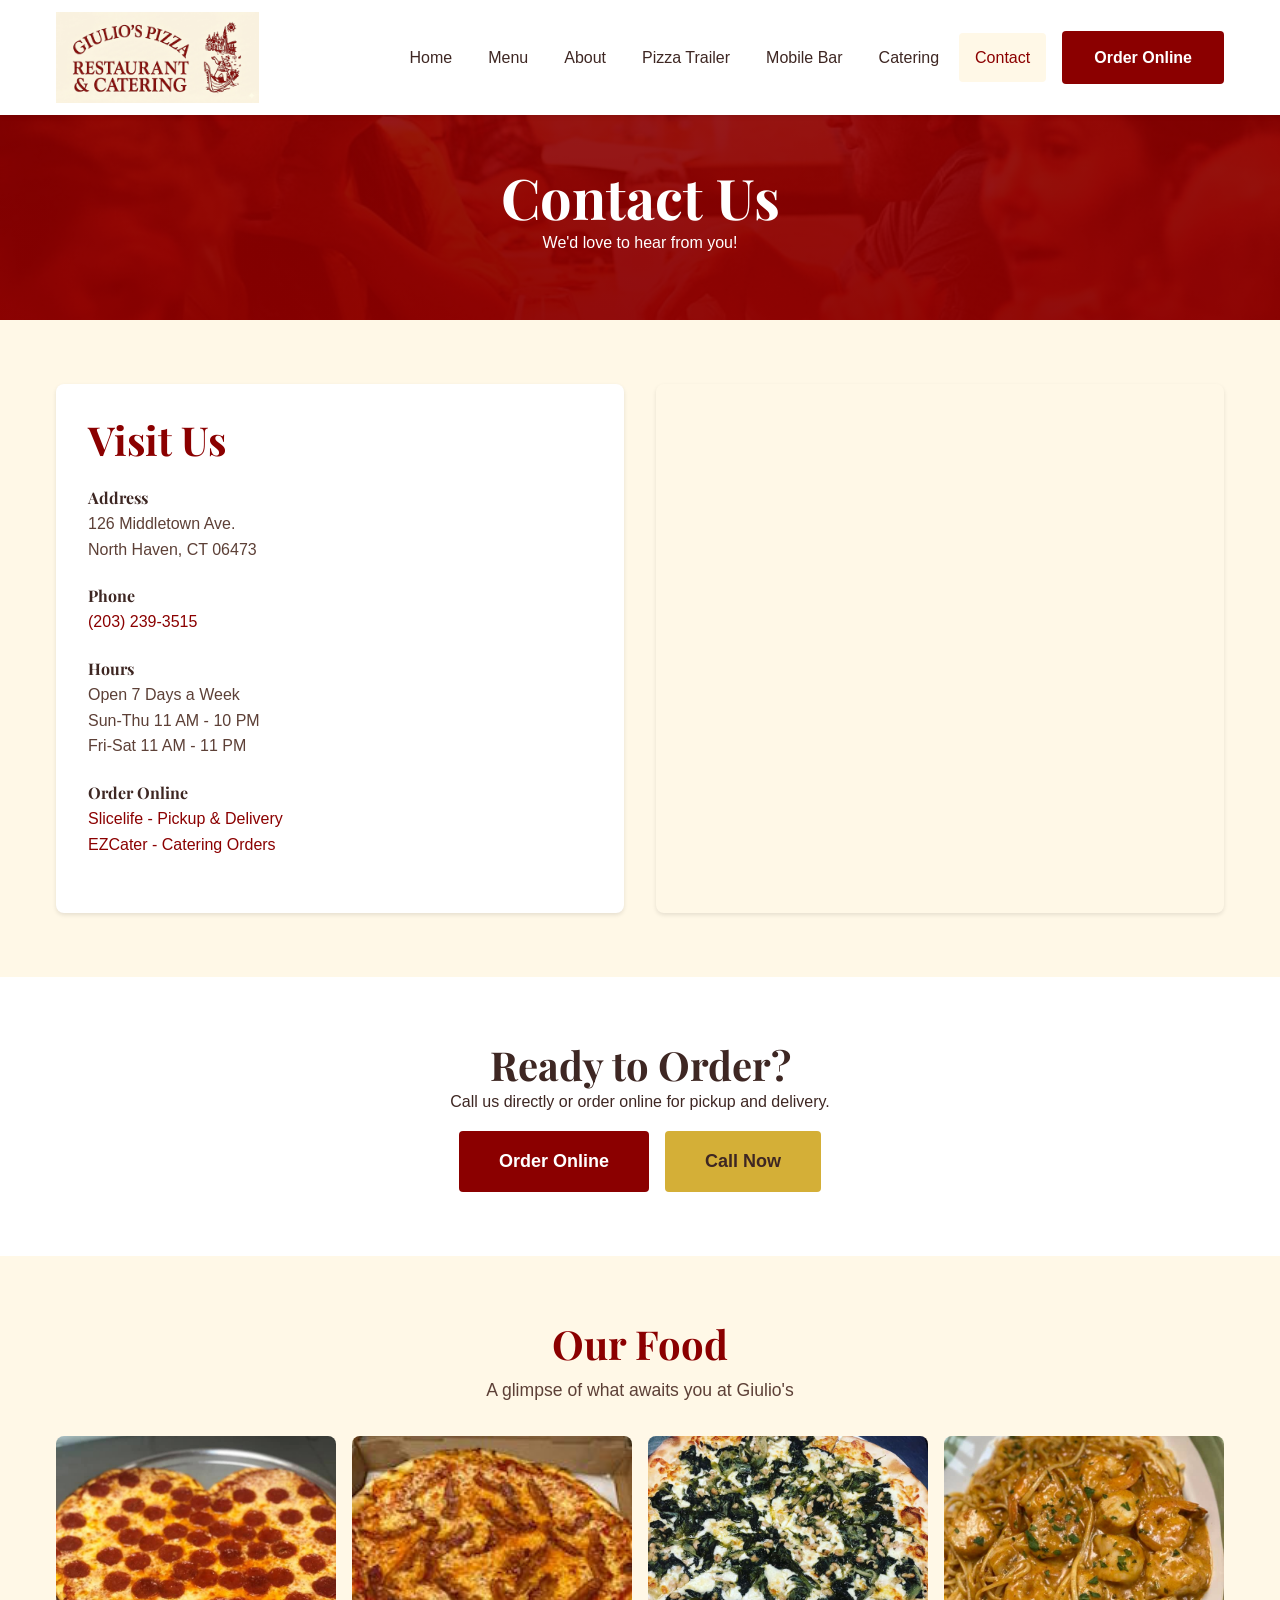
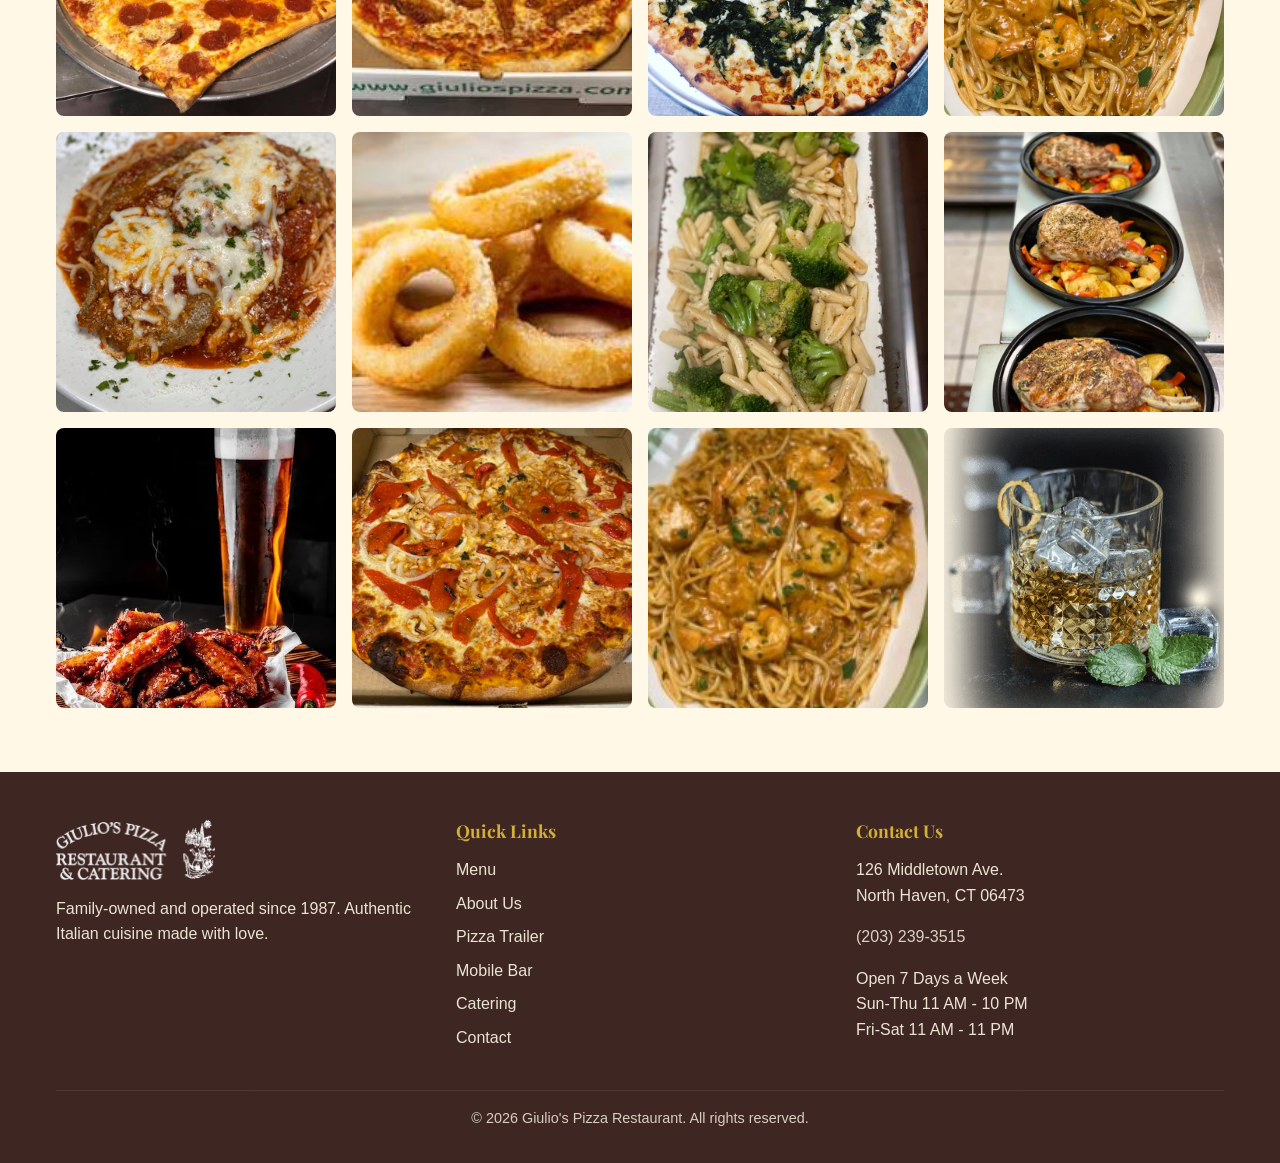
<file: contact.html>
<!DOCTYPE html>
<html lang="en">
<head>
  <meta charset="UTF-8">
  <meta name="viewport" content="width=device-width, initial-scale=1.0">
  <meta name="description" content="Contact Giulio's Pizza Restaurant at 126 Middletown Ave., North Haven, CT. Call (203) 239-3515. Open 7 days a week from 11 AM. Order online or visit us today!">
  <meta name="keywords" content="Giulio's Pizza contact, pizza North Haven CT, Italian restaurant phone number, 126 Middletown Ave">

  <!-- Open Graph -->
  <meta property="og:title" content="Contact Us | Giulio's Pizza Restaurant - North Haven, CT">
  <meta property="og:description" content="126 Middletown Ave., North Haven, CT. Call (203) 239-3515. Open 7 days a week.">
  <meta property="og:image" content="https://giuliospizza.com/images/giulios-pizza-restaurant-logo.png">
  <meta property="og:url" content="https://giuliospizza.com/contact/">
  <meta property="og:type" content="website">

  <title>Contact Us | Giulio's Pizza Restaurant | North Haven, CT</title>

  <link rel="preconnect" href="https://fonts.googleapis.com">
  <link rel="preconnect" href="https://fonts.gstatic.com" crossorigin>
  <link href="https://fonts.googleapis.com/css2?family=Playfair+Display:wght@400;600;700&display=swap" rel="stylesheet">
  <link rel="stylesheet" href="/css/styles.css">
  <link rel="canonical" href="https://giuliospizza.com/contact/">
  <link rel="icon" type="image/png" sizes="32x32" href="/favicon-32x32.png">
  <link rel="apple-touch-icon" sizes="180x180" href="/apple-touch-icon.png">
  <!-- Google tag (GA4). Only loads on the real domain, so vercel.app previews don't count. -->
  <script>
    if (/(^|\.)giuliospizza\.com$/.test(location.hostname)) {
      var s = document.createElement('script');
      s.async = true;
      s.src = 'https://www.googletagmanager.com/gtag/js?id=G-N0ZSSKEKVT';
      document.head.appendChild(s);
    }
    window.dataLayer = window.dataLayer || [];
    function gtag(){dataLayer.push(arguments);}
    gtag('js', new Date());
    gtag('config', 'G-N0ZSSKEKVT');
    // Call taps and online-order taps (Slice, EZCater) are the site's leads.
    document.addEventListener('click', function(e) {
      var a = e.target.closest && e.target.closest('a[href]');
      if (!a) return;
      var area = a.closest('header, footer');
      var where = area ? area.tagName.toLowerCase() : 'content';
      if (a.href.indexOf('tel:') === 0) {
        gtag('event', 'click_to_call', { link_location: where });
      } else if (/slicelife\.com|ezcater\.com/.test(a.hostname)) {
        gtag('event', 'click_to_order', { link_location: where, order_service: a.hostname.indexOf('ezcater') > -1 ? 'ezcater' : 'slice' });
      }
    });
  </script>
</head>
<body>
  <!-- Header -->
  <header class="header">
    <div class="header-inner">
      <a href="/" class="logo">
        <img src="/images/giulios-web.png" alt="Giulio's Pizza Restaurant">
      </a>

      <button class="nav-toggle" aria-label="Toggle navigation" aria-expanded="false">
        <span></span>
        <span></span>
        <span></span>
      </button>

      <nav class="nav" id="main-nav">
        <ul class="nav-list">
          <li><a href="/" class="nav-link">Home</a></li>
          <li><a href="/menu/" class="nav-link">Menu</a></li>
          <li><a href="/about/" class="nav-link">About</a></li>
          <li><a href="/pizza-trailer/" class="nav-link">Pizza Trailer</a></li>
          <li><a href="/mobile-bar/" class="nav-link">Mobile Bar</a></li>
          <li><a href="/catering/" class="nav-link">Catering</a></li>
          <li><a href="/contact/" class="nav-link active">Contact</a></li>
        </ul>
        <a href="https://slicelife.com/restaurants/ct/north-haven/06473/giulio-s-pizza-restaurant/menu" class="btn btn-primary" target="_blank" rel="noopener">Order Online</a>
      </nav>
    </div>
  </header>

  <!-- Contact Header -->
  <section class="contact-header">
    <div class="container">
      <h1>Contact Us</h1>
      <p>We'd love to hear from you!</p>
    </div>
  </section>

  <!-- Contact Information & Map -->
  <section class="section">
    <div class="container">
      <div class="contact-grid">
        <div class="contact-info-card">
          <h2>Visit Us</h2>

          <div class="contact-item">
            <div>
              <h3>Address</h3>
              <p>126 Middletown Ave.<br>North Haven, CT 06473</p>
            </div>
          </div>

          <div class="contact-item">
            <div>
              <h3>Phone</h3>
              <p><a href="tel:203-239-3515">(203) 239-3515</a></p>
            </div>
          </div>

          <div class="contact-item">
            <div>
              <h3>Hours</h3>
              <p>Open 7 Days a Week
                <span class="hours-line">Sun-Thu 11 AM - 10 PM</span>
                <span class="hours-line">Fri-Sat 11 AM - 11 PM</span>
              </p>
            </div>
          </div>

          <div class="contact-item">
            <div>
              <h3>Order Online</h3>
              <p><a href="https://slicelife.com/restaurants/ct/north-haven/06473/giulio-s-pizza-restaurant/menu" target="_blank" rel="noopener">Slicelife - Pickup & Delivery</a></p>
              <p><a href="https://www.ezcater.com/catering/pvt/giulios-pizza-restaurant-north-haven" target="_blank" rel="noopener">EZCater - Catering Orders</a></p>
            </div>
          </div>
        </div>

        <div class="map-container">
          <iframe
            src="https://maps.google.com/maps?q=Giulio%27s+Pizza+Restaurant,+126+Middletown+Ave,+North+Haven,+CT+06473&amp;z=15&amp;output=embed"
            width="100%"
            height="100%"
            style="border:0;"
            allowfullscreen=""
            loading="lazy"
            referrerpolicy="no-referrer-when-downgrade"
            title="Giulio's Pizza Restaurant location map">
          </iframe>
        </div>
      </div>
    </div>
  </section>

  <!-- Quick Actions -->
  <section class="section bg-white text-center">
    <div class="container">
      <h2>Ready to Order?</h2>
      <p>Call us directly or order online for pickup and delivery.</p>
      <div class="hero-cta mt-2">
        <a href="https://slicelife.com/restaurants/ct/north-haven/06473/giulio-s-pizza-restaurant/menu" class="btn btn-primary btn-lg" target="_blank" rel="noopener">Order Online</a>
        <a href="tel:203-239-3515" class="btn btn-secondary btn-lg">Call Now</a>
      </div>
    </div>
  </section>

  <!-- Photo Gallery -->
  <section class="section">
    <div class="container">
      <div class="section-header">
        <h2>Our Food</h2>
        <p>A glimpse of what awaits you at Giulio's</p>
      </div>

      <div class="gallery-grid">
        <div class="gallery-item">
          <img src="/images/heart-shaped-pepperoni-pizza-valentines.jpg" alt="Heart-shaped pepperoni pizza">
        </div>
        <div class="gallery-item">
          <img src="/images/bacon-pizza-north-haven-ct.jpg" alt="Bacon pizza">
        </div>
        <div class="gallery-item">
          <img src="/images/spinach-white-pizza-north-haven.jpg" alt="Spinach white pizza">
        </div>
        <div class="gallery-item">
          <img src="/images/shrimp-scampi-linguine-north-haven.jpg" alt="Shrimp scampi linguine">
        </div>
        <div class="gallery-item">
          <img src="/images/chicken-parmesan-spaghetti-north-haven.jpg" alt="Chicken parmesan with spaghetti">
        </div>
        <div class="gallery-item">
          <img src="/images/crispy-onion-rings-appetizer.jpg" alt="Crispy onion rings">
        </div>
        <div class="gallery-item">
          <img src="/images/cavatelli-broccoli-pasta-north-haven.jpg" alt="Cavatelli with broccoli">
        </div>
        <div class="gallery-item">
          <img src="/images/pork-chops-roasted-vegetables-north-haven.jpg" alt="Pork chops with vegetables">
        </div>
        <div class="gallery-item">
          <img src="/images/hot-wings-beer-north-haven.webp" alt="Hot wings with beer">
        </div>
        <div class="gallery-item">
          <img src="/images/roasted-pepper-onion-pizza-north-haven.jpg" alt="Roasted pepper and onion pizza">
        </div>
        <div class="gallery-item">
          <img src="/images/shrimp-scampi-pasta-closeup.jpg" alt="Shrimp scampi closeup">
        </div>
        <div class="gallery-item">
          <img src="/images/whiskey-cocktail-bar-north-haven.webp" alt="Whiskey cocktail at the bar">
        </div>
      </div>
    </div>
  </section>

  <!-- Footer -->
  <footer class="footer">
    <div class="container">
      <div class="footer-grid">
        <div class="footer-section">
          <img src="/images/giulios-pizza-logo-white.png" alt="Giulio's Pizza" class="footer-logo">
          <p>Family-owned and operated since 1987. Authentic Italian cuisine made with love.</p>
        </div>

        <div class="footer-section">
          <h4>Quick Links</h4>
          <div class="footer-links">
            <a href="/menu/">Menu</a>
            <a href="/about/">About Us</a>
            <a href="/pizza-trailer/">Pizza Trailer</a>
            <a href="/mobile-bar/">Mobile Bar</a>
            <a href="/catering/">Catering</a>
            <a href="/contact/">Contact</a>
          </div>
        </div>

        <div class="footer-section">
          <h4>Contact Us</h4>
          <p>126 Middletown Ave.<br>North Haven, CT 06473</p>
          <p><a href="tel:203-239-3515">(203) 239-3515</a></p>
          <p>Open 7 Days a Week
            <span class="hours-line">Sun-Thu 11 AM - 10 PM</span>
            <span class="hours-line">Fri-Sat 11 AM - 11 PM</span>
          </p>
        </div>
      </div>

      <div class="footer-bottom">
        <p>&copy; 2026 Giulio's Pizza Restaurant. All rights reserved.</p>
      </div>
    </div>
  </footer>

  <script src="/js/main.js"></script>
</body>
</html>
</file>
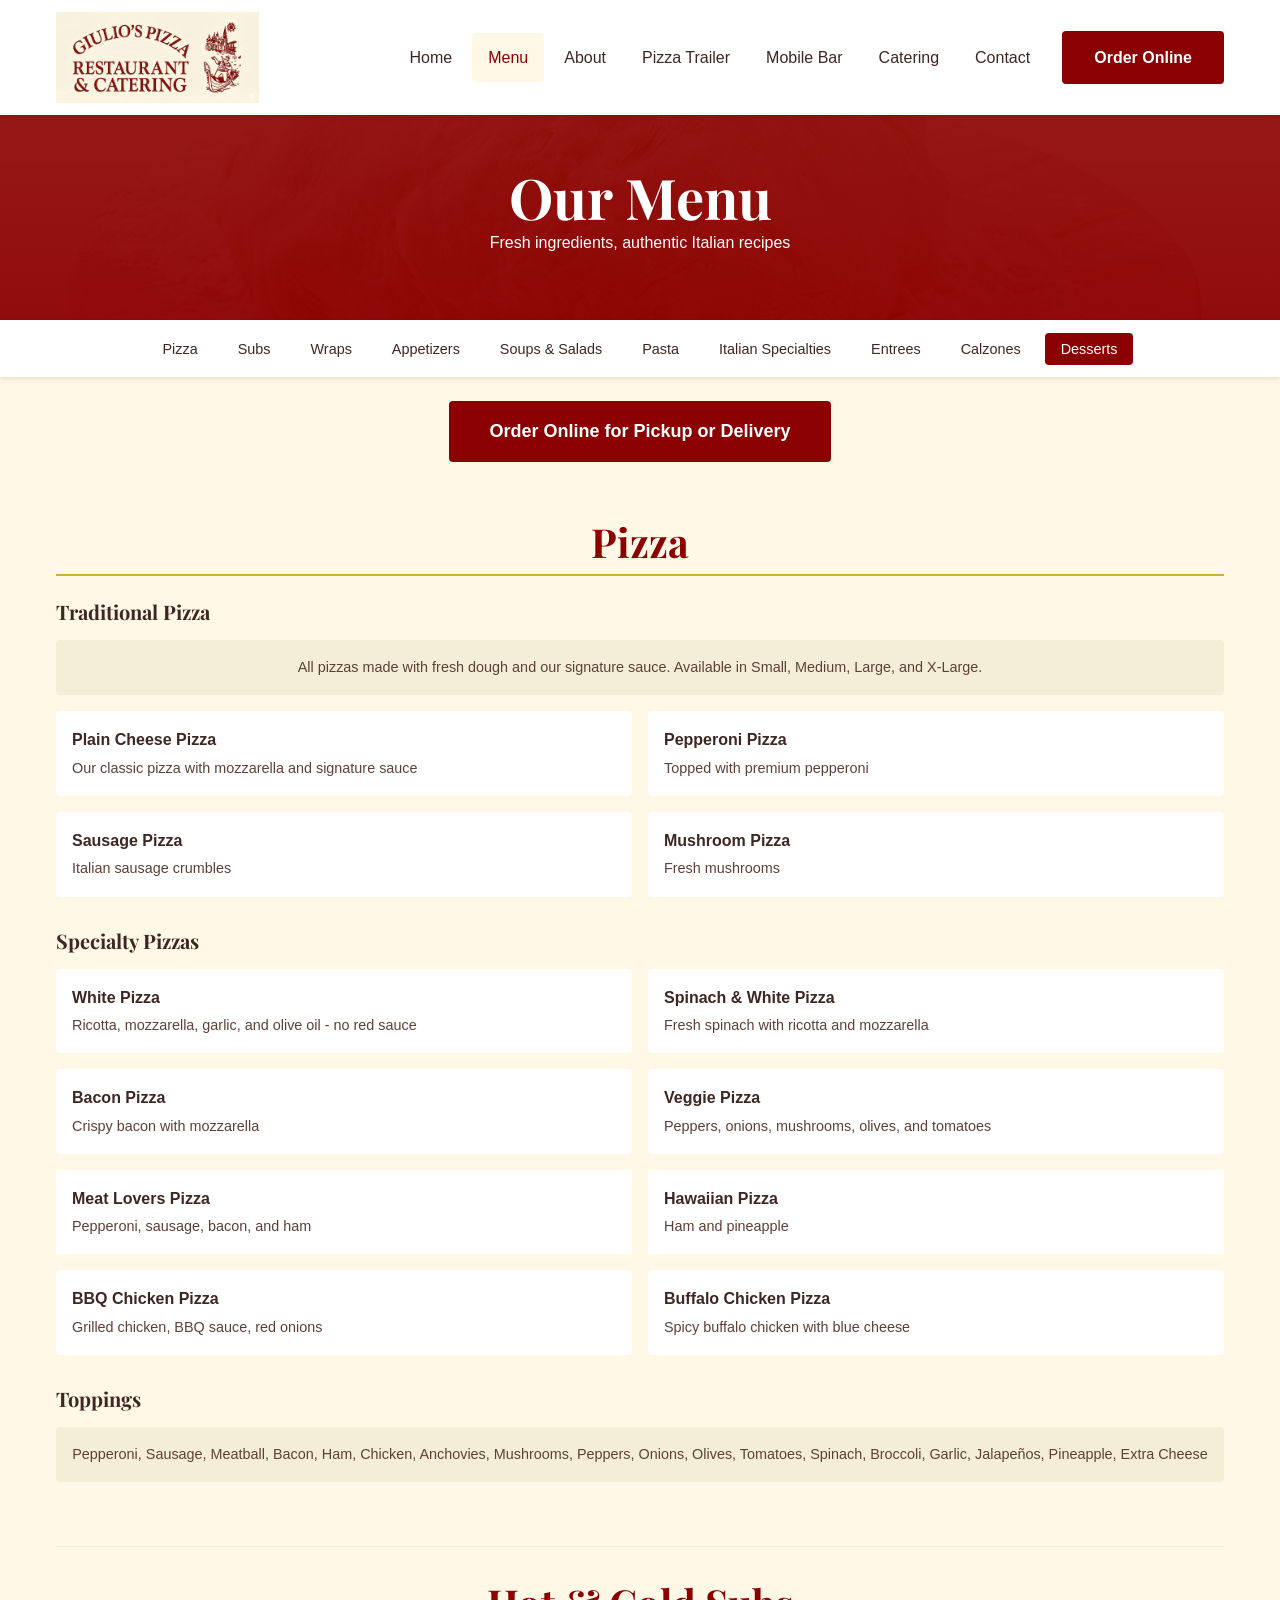
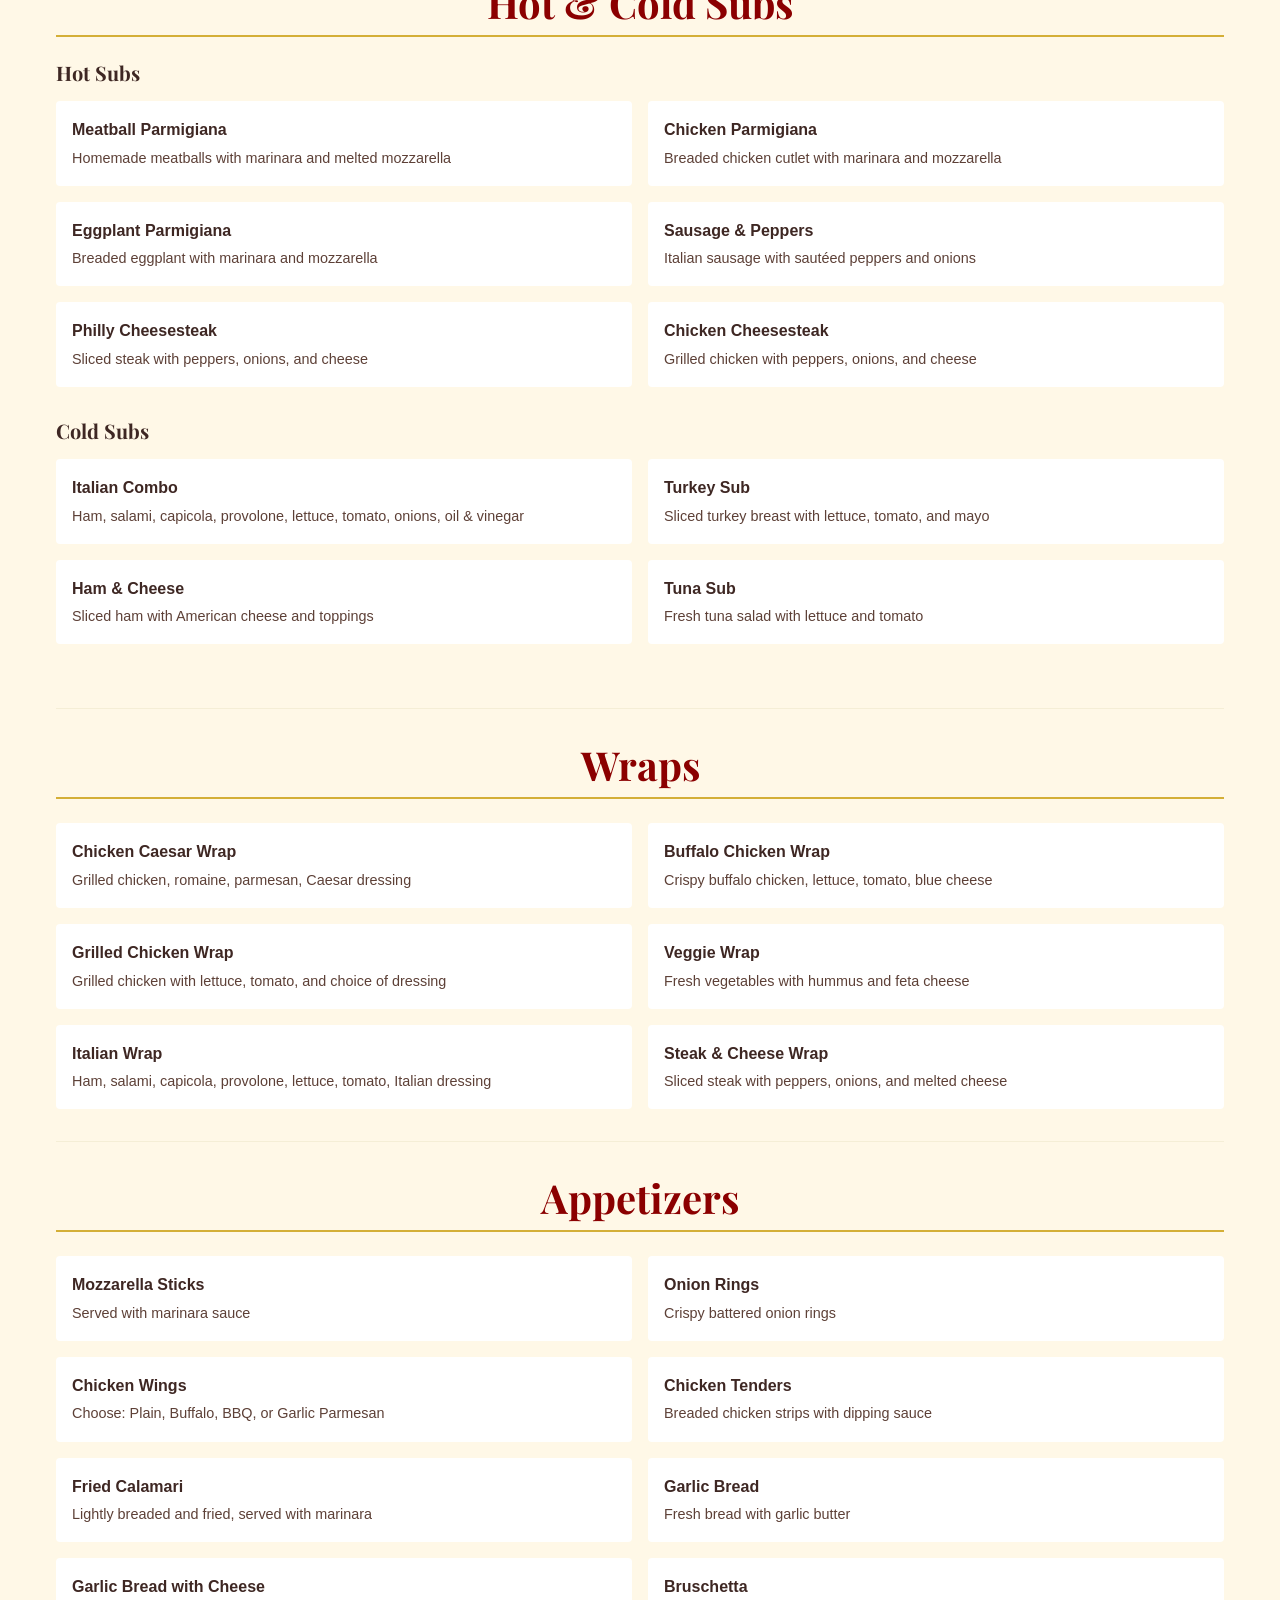
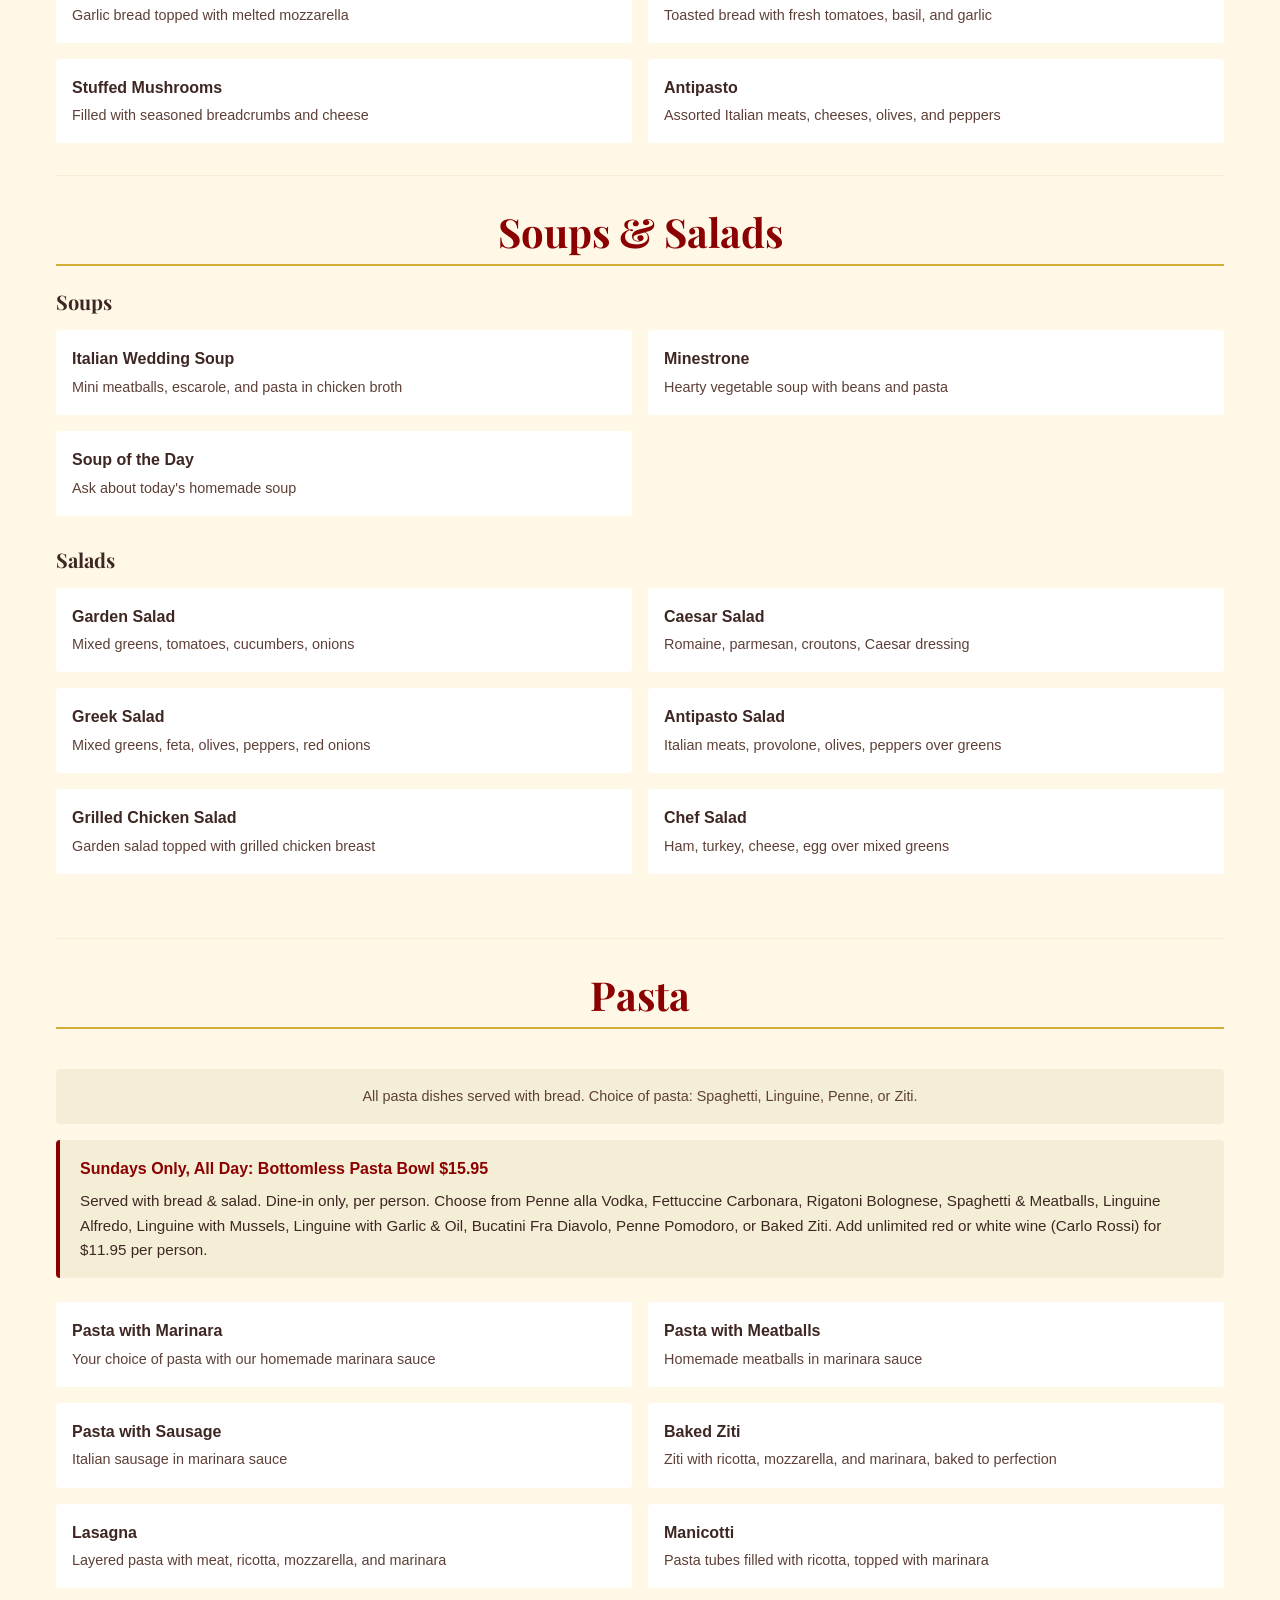
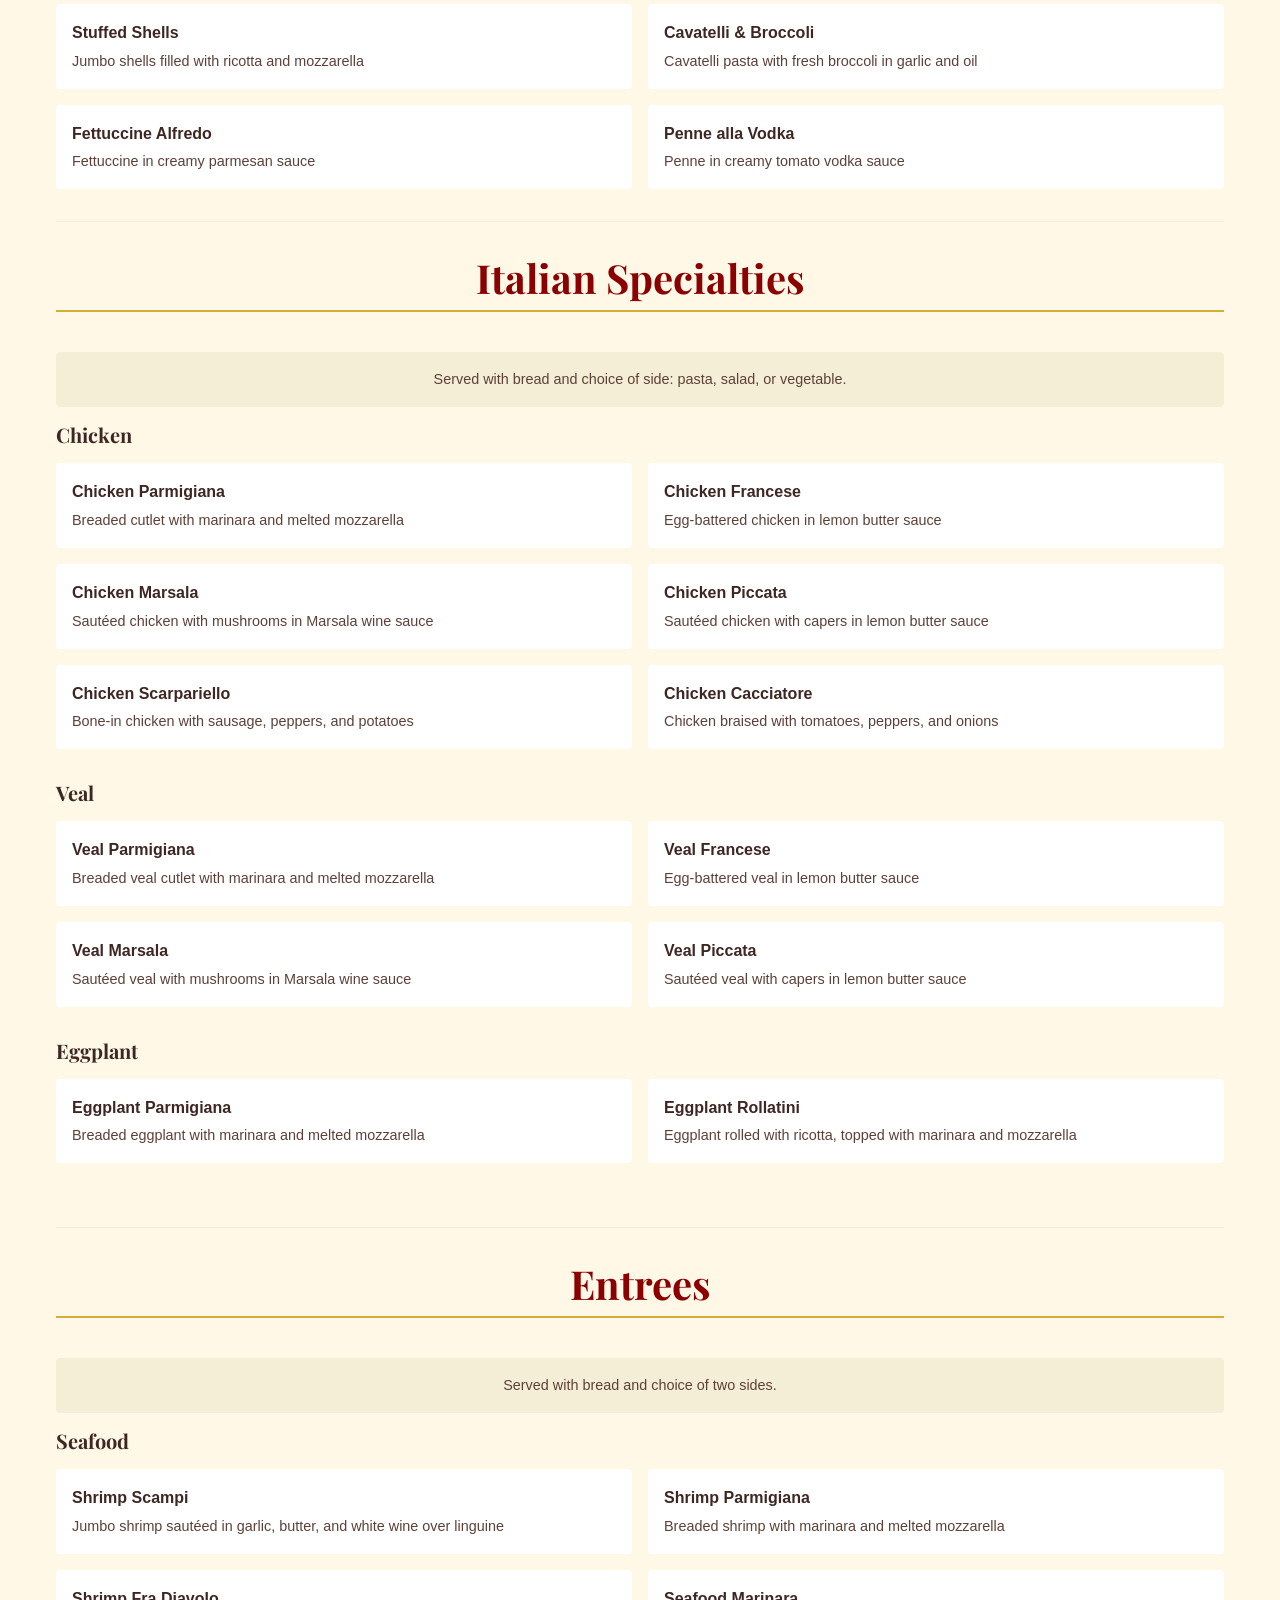
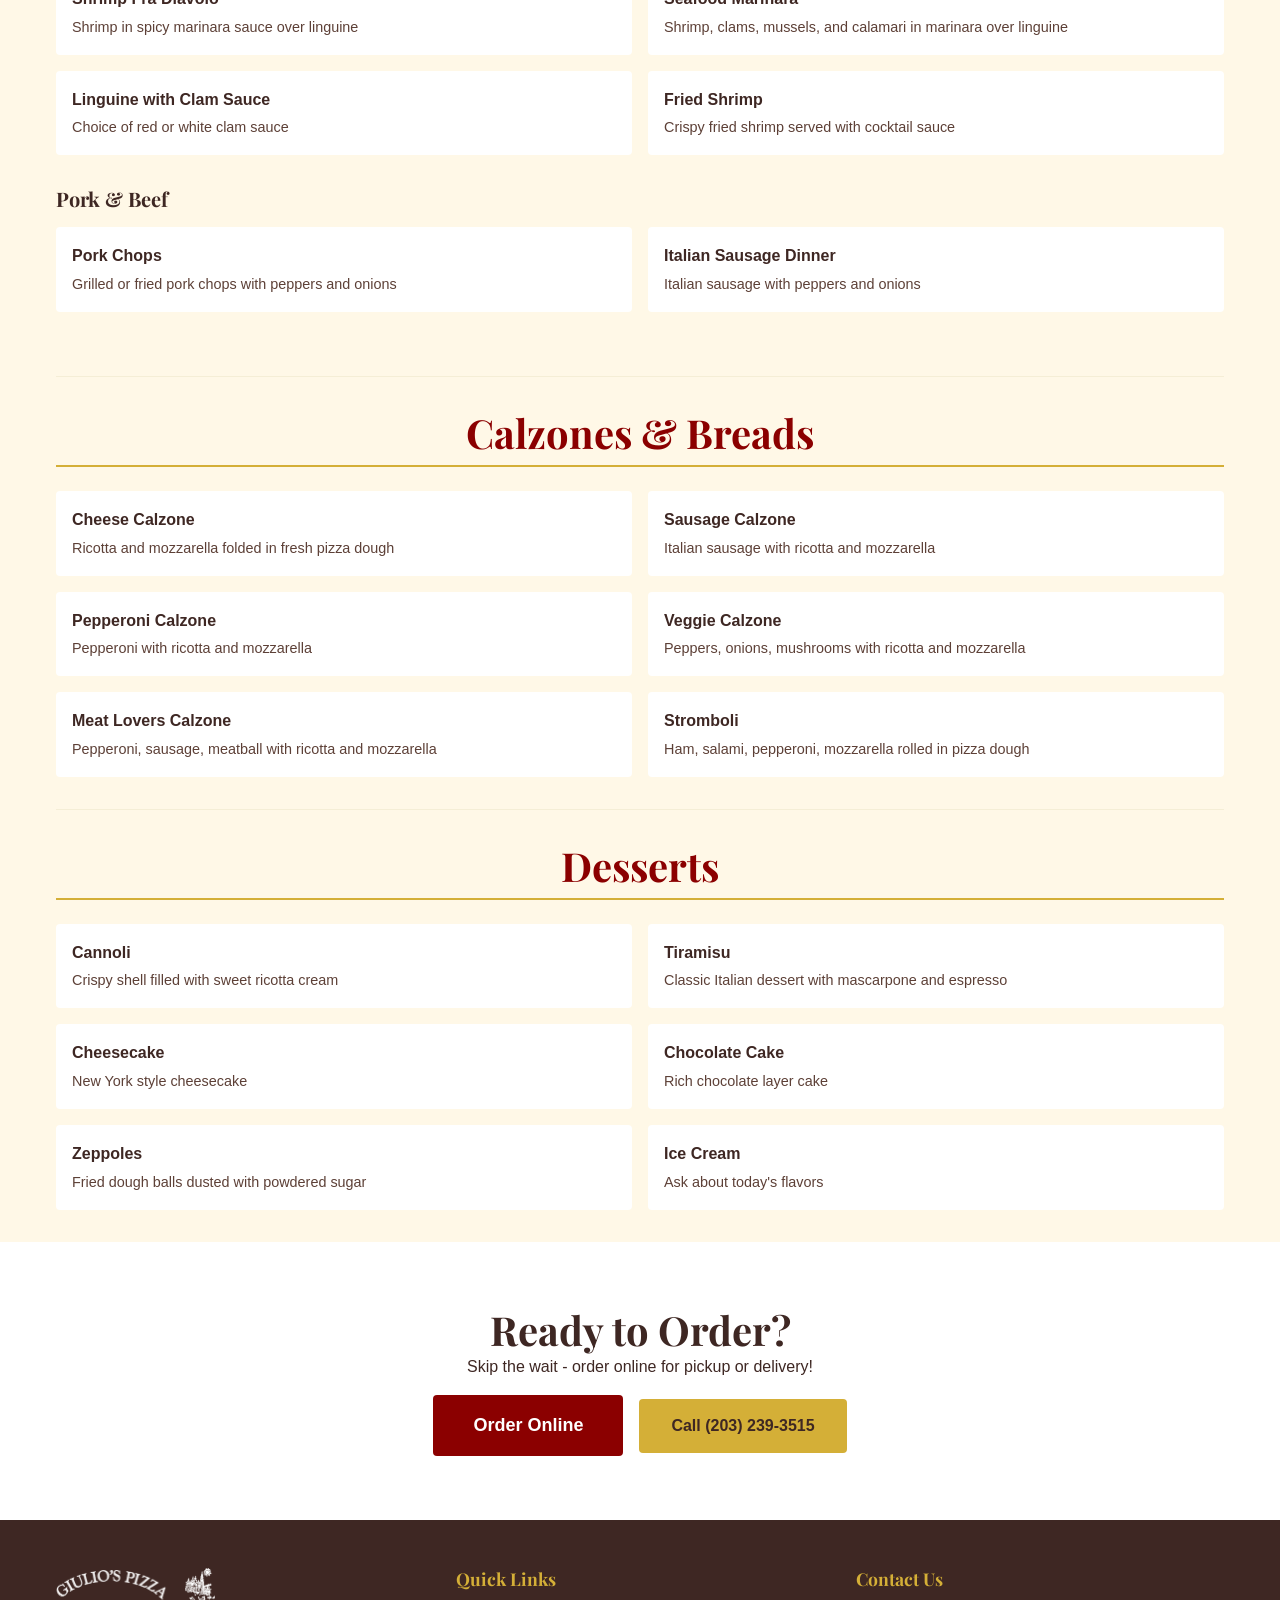
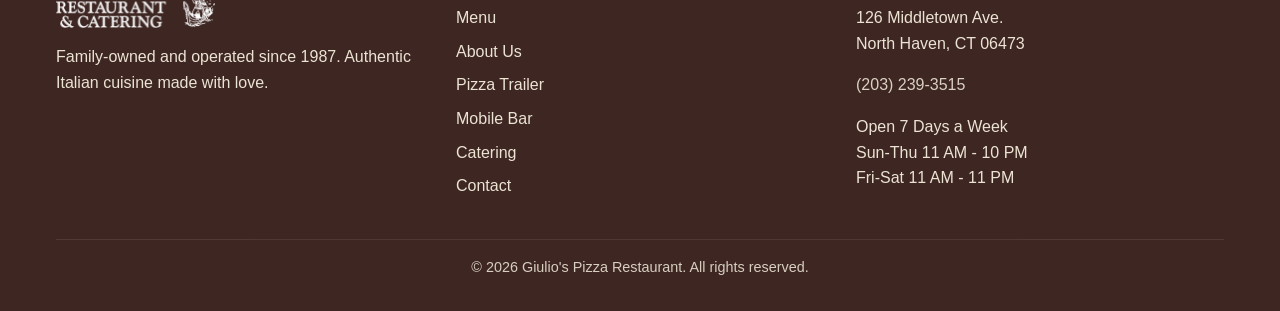
<file: menu.html>
<!DOCTYPE html>
<html lang="en">
<head>
  <meta charset="UTF-8">
  <meta name="viewport" content="width=device-width, initial-scale=1.0">
  <meta name="description" content="Giulio's Pizza Restaurant menu - Pizza, pasta, subs, Italian specialties, seafood, and more. Fresh ingredients, authentic Italian recipes. North Haven, CT.">
  <meta name="keywords" content="Giulio's Pizza menu, Italian food menu, pizza menu North Haven CT">

  <!-- Open Graph -->
  <meta property="og:title" content="Menu | Giulio's Pizza Restaurant - North Haven, CT">
  <meta property="og:description" content="View our full menu of pizza, pasta, subs, Italian specialties, and more. Fresh dough made daily.">
  <meta property="og:image" content="https://giuliospizza.com/images/bacon-pizza-north-haven-ct.jpg">
  <meta property="og:url" content="https://giuliospizza.com/menu/">
  <meta property="og:type" content="restaurant.menu">

  <title>Menu | Giulio's Pizza Restaurant | North Haven, CT</title>

  <link rel="preconnect" href="https://fonts.googleapis.com">
  <link rel="preconnect" href="https://fonts.gstatic.com" crossorigin>
  <link href="https://fonts.googleapis.com/css2?family=Playfair+Display:wght@400;600;700&display=swap" rel="stylesheet">
  <link rel="stylesheet" href="/css/styles.css">
  <link rel="canonical" href="https://giuliospizza.com/menu/">
  <link rel="icon" type="image/png" sizes="32x32" href="/favicon-32x32.png">
  <link rel="apple-touch-icon" sizes="180x180" href="/apple-touch-icon.png">
  <!-- Google tag (GA4). Only loads on the real domain, so vercel.app previews don't count. -->
  <script>
    if (/(^|\.)giuliospizza\.com$/.test(location.hostname)) {
      var s = document.createElement('script');
      s.async = true;
      s.src = 'https://www.googletagmanager.com/gtag/js?id=G-N0ZSSKEKVT';
      document.head.appendChild(s);
    }
    window.dataLayer = window.dataLayer || [];
    function gtag(){dataLayer.push(arguments);}
    gtag('js', new Date());
    gtag('config', 'G-N0ZSSKEKVT');
    // Call taps and online-order taps (Slice, EZCater) are the site's leads.
    document.addEventListener('click', function(e) {
      var a = e.target.closest && e.target.closest('a[href]');
      if (!a) return;
      var area = a.closest('header, footer');
      var where = area ? area.tagName.toLowerCase() : 'content';
      if (a.href.indexOf('tel:') === 0) {
        gtag('event', 'click_to_call', { link_location: where });
      } else if (/slicelife\.com|ezcater\.com/.test(a.hostname)) {
        gtag('event', 'click_to_order', { link_location: where, order_service: a.hostname.indexOf('ezcater') > -1 ? 'ezcater' : 'slice' });
      }
    });
  </script>
</head>
<body>
  <!-- Header -->
  <header class="header">
    <div class="header-inner">
      <a href="/" class="logo">
        <img src="/images/giulios-web.png" alt="Giulio's Pizza Restaurant">
      </a>

      <button class="nav-toggle" aria-label="Toggle navigation" aria-expanded="false">
        <span></span>
        <span></span>
        <span></span>
      </button>

      <nav class="nav" id="main-nav">
        <ul class="nav-list">
          <li><a href="/" class="nav-link">Home</a></li>
          <li><a href="/menu/" class="nav-link active">Menu</a></li>
          <li><a href="/about/" class="nav-link">About</a></li>
          <li><a href="/pizza-trailer/" class="nav-link">Pizza Trailer</a></li>
          <li><a href="/mobile-bar/" class="nav-link">Mobile Bar</a></li>
          <li><a href="/catering/" class="nav-link">Catering</a></li>
          <li><a href="/contact/" class="nav-link">Contact</a></li>
        </ul>
        <a href="https://slicelife.com/restaurants/ct/north-haven/06473/giulio-s-pizza-restaurant/menu" class="btn btn-primary" target="_blank" rel="noopener">Order Online</a>
      </nav>
    </div>
  </header>

  <!-- Menu Header -->
  <section class="menu-header">
    <div class="container">
      <h1>Our Menu</h1>
      <p>Fresh ingredients, authentic Italian recipes</p>
    </div>
  </section>

  <!-- Menu Navigation -->
  <nav class="menu-nav">
    <div class="container">
      <ul class="menu-nav-list">
        <li><a href="#pizza" class="menu-nav-link">Pizza</a></li>
        <li><a href="#subs" class="menu-nav-link">Subs</a></li>
        <li><a href="#wraps" class="menu-nav-link">Wraps</a></li>
        <li><a href="#appetizers" class="menu-nav-link">Appetizers</a></li>
        <li><a href="#soups-salads" class="menu-nav-link">Soups & Salads</a></li>
        <li><a href="#pasta" class="menu-nav-link">Pasta</a></li>
        <li><a href="#italian-specialties" class="menu-nav-link">Italian Specialties</a></li>
        <li><a href="#entrees" class="menu-nav-link">Entrees</a></li>
        <li><a href="#calzones" class="menu-nav-link">Calzones</a></li>
        <li><a href="#desserts" class="menu-nav-link">Desserts</a></li>
      </ul>
    </div>
  </nav>

  <!-- Order Online CTA -->
  <section class="section bg-cream text-center" style="padding: 1.5rem 0;">
    <div class="container">
      <a href="https://slicelife.com/restaurants/ct/north-haven/06473/giulio-s-pizza-restaurant/menu" class="btn btn-primary btn-lg" target="_blank" rel="noopener">Order Online for Pickup or Delivery</a>
    </div>
  </section>

  <!-- Menu Content -->
  <main class="container">

    <!-- Pizza Section -->
    <section id="pizza" class="menu-section">
      <h2>Pizza</h2>

      <div class="menu-category">
        <h3>Traditional Pizza</h3>
        <p class="menu-note">All pizzas made with fresh dough and our signature sauce. Available in Small, Medium, Large, and X-Large.</p>
        <div class="menu-items">
          <div class="menu-item">
            <div>
              <div class="menu-item-name">Plain Cheese Pizza</div>
              <div class="menu-item-desc">Our classic pizza with mozzarella and signature sauce</div>
            </div>
          </div>
          <div class="menu-item">
            <div>
              <div class="menu-item-name">Pepperoni Pizza</div>
              <div class="menu-item-desc">Topped with premium pepperoni</div>
            </div>
          </div>
          <div class="menu-item">
            <div>
              <div class="menu-item-name">Sausage Pizza</div>
              <div class="menu-item-desc">Italian sausage crumbles</div>
            </div>
          </div>
          <div class="menu-item">
            <div>
              <div class="menu-item-name">Mushroom Pizza</div>
              <div class="menu-item-desc">Fresh mushrooms</div>
            </div>
          </div>
        </div>
      </div>

      <div class="menu-category">
        <h3>Specialty Pizzas</h3>
        <div class="menu-items">
          <div class="menu-item">
            <div>
              <div class="menu-item-name">White Pizza</div>
              <div class="menu-item-desc">Ricotta, mozzarella, garlic, and olive oil - no red sauce</div>
            </div>
          </div>
          <div class="menu-item">
            <div>
              <div class="menu-item-name">Spinach & White Pizza</div>
              <div class="menu-item-desc">Fresh spinach with ricotta and mozzarella</div>
            </div>
          </div>
          <div class="menu-item">
            <div>
              <div class="menu-item-name">Bacon Pizza</div>
              <div class="menu-item-desc">Crispy bacon with mozzarella</div>
            </div>
          </div>
          <div class="menu-item">
            <div>
              <div class="menu-item-name">Veggie Pizza</div>
              <div class="menu-item-desc">Peppers, onions, mushrooms, olives, and tomatoes</div>
            </div>
          </div>
          <div class="menu-item">
            <div>
              <div class="menu-item-name">Meat Lovers Pizza</div>
              <div class="menu-item-desc">Pepperoni, sausage, bacon, and ham</div>
            </div>
          </div>
          <div class="menu-item">
            <div>
              <div class="menu-item-name">Hawaiian Pizza</div>
              <div class="menu-item-desc">Ham and pineapple</div>
            </div>
          </div>
          <div class="menu-item">
            <div>
              <div class="menu-item-name">BBQ Chicken Pizza</div>
              <div class="menu-item-desc">Grilled chicken, BBQ sauce, red onions</div>
            </div>
          </div>
          <div class="menu-item">
            <div>
              <div class="menu-item-name">Buffalo Chicken Pizza</div>
              <div class="menu-item-desc">Spicy buffalo chicken with blue cheese</div>
            </div>
          </div>
        </div>
      </div>

      <div class="menu-category">
        <h3>Toppings</h3>
        <p class="menu-note">Pepperoni, Sausage, Meatball, Bacon, Ham, Chicken, Anchovies, Mushrooms, Peppers, Onions, Olives, Tomatoes, Spinach, Broccoli, Garlic, Jalapeños, Pineapple, Extra Cheese</p>
      </div>
    </section>

    <!-- Subs Section -->
    <section id="subs" class="menu-section">
      <h2>Hot & Cold Subs</h2>

      <div class="menu-category">
        <h3>Hot Subs</h3>
        <div class="menu-items">
          <div class="menu-item">
            <div>
              <div class="menu-item-name">Meatball Parmigiana</div>
              <div class="menu-item-desc">Homemade meatballs with marinara and melted mozzarella</div>
            </div>
          </div>
          <div class="menu-item">
            <div>
              <div class="menu-item-name">Chicken Parmigiana</div>
              <div class="menu-item-desc">Breaded chicken cutlet with marinara and mozzarella</div>
            </div>
          </div>
          <div class="menu-item">
            <div>
              <div class="menu-item-name">Eggplant Parmigiana</div>
              <div class="menu-item-desc">Breaded eggplant with marinara and mozzarella</div>
            </div>
          </div>
          <div class="menu-item">
            <div>
              <div class="menu-item-name">Sausage & Peppers</div>
              <div class="menu-item-desc">Italian sausage with sautéed peppers and onions</div>
            </div>
          </div>
          <div class="menu-item">
            <div>
              <div class="menu-item-name">Philly Cheesesteak</div>
              <div class="menu-item-desc">Sliced steak with peppers, onions, and cheese</div>
            </div>
          </div>
          <div class="menu-item">
            <div>
              <div class="menu-item-name">Chicken Cheesesteak</div>
              <div class="menu-item-desc">Grilled chicken with peppers, onions, and cheese</div>
            </div>
          </div>
        </div>
      </div>

      <div class="menu-category">
        <h3>Cold Subs</h3>
        <div class="menu-items">
          <div class="menu-item">
            <div>
              <div class="menu-item-name">Italian Combo</div>
              <div class="menu-item-desc">Ham, salami, capicola, provolone, lettuce, tomato, onions, oil & vinegar</div>
            </div>
          </div>
          <div class="menu-item">
            <div>
              <div class="menu-item-name">Turkey Sub</div>
              <div class="menu-item-desc">Sliced turkey breast with lettuce, tomato, and mayo</div>
            </div>
          </div>
          <div class="menu-item">
            <div>
              <div class="menu-item-name">Ham & Cheese</div>
              <div class="menu-item-desc">Sliced ham with American cheese and toppings</div>
            </div>
          </div>
          <div class="menu-item">
            <div>
              <div class="menu-item-name">Tuna Sub</div>
              <div class="menu-item-desc">Fresh tuna salad with lettuce and tomato</div>
            </div>
          </div>
        </div>
      </div>
    </section>

    <!-- Wraps Section -->
    <section id="wraps" class="menu-section">
      <h2>Wraps</h2>
      <div class="menu-items">
        <div class="menu-item">
          <div>
            <div class="menu-item-name">Chicken Caesar Wrap</div>
            <div class="menu-item-desc">Grilled chicken, romaine, parmesan, Caesar dressing</div>
          </div>
        </div>
        <div class="menu-item">
          <div>
            <div class="menu-item-name">Buffalo Chicken Wrap</div>
            <div class="menu-item-desc">Crispy buffalo chicken, lettuce, tomato, blue cheese</div>
          </div>
        </div>
        <div class="menu-item">
          <div>
            <div class="menu-item-name">Grilled Chicken Wrap</div>
            <div class="menu-item-desc">Grilled chicken with lettuce, tomato, and choice of dressing</div>
          </div>
        </div>
        <div class="menu-item">
          <div>
            <div class="menu-item-name">Veggie Wrap</div>
            <div class="menu-item-desc">Fresh vegetables with hummus and feta cheese</div>
          </div>
        </div>
        <div class="menu-item">
          <div>
            <div class="menu-item-name">Italian Wrap</div>
            <div class="menu-item-desc">Ham, salami, capicola, provolone, lettuce, tomato, Italian dressing</div>
          </div>
        </div>
        <div class="menu-item">
          <div>
            <div class="menu-item-name">Steak & Cheese Wrap</div>
            <div class="menu-item-desc">Sliced steak with peppers, onions, and melted cheese</div>
          </div>
        </div>
      </div>
    </section>

    <!-- Appetizers Section -->
    <section id="appetizers" class="menu-section">
      <h2>Appetizers</h2>
      <div class="menu-items">
        <div class="menu-item">
          <div>
            <div class="menu-item-name">Mozzarella Sticks</div>
            <div class="menu-item-desc">Served with marinara sauce</div>
          </div>
        </div>
        <div class="menu-item">
          <div>
            <div class="menu-item-name">Onion Rings</div>
            <div class="menu-item-desc">Crispy battered onion rings</div>
          </div>
        </div>
        <div class="menu-item">
          <div>
            <div class="menu-item-name">Chicken Wings</div>
            <div class="menu-item-desc">Choose: Plain, Buffalo, BBQ, or Garlic Parmesan</div>
          </div>
        </div>
        <div class="menu-item">
          <div>
            <div class="menu-item-name">Chicken Tenders</div>
            <div class="menu-item-desc">Breaded chicken strips with dipping sauce</div>
          </div>
        </div>
        <div class="menu-item">
          <div>
            <div class="menu-item-name">Fried Calamari</div>
            <div class="menu-item-desc">Lightly breaded and fried, served with marinara</div>
          </div>
        </div>
        <div class="menu-item">
          <div>
            <div class="menu-item-name">Garlic Bread</div>
            <div class="menu-item-desc">Fresh bread with garlic butter</div>
          </div>
        </div>
        <div class="menu-item">
          <div>
            <div class="menu-item-name">Garlic Bread with Cheese</div>
            <div class="menu-item-desc">Garlic bread topped with melted mozzarella</div>
          </div>
        </div>
        <div class="menu-item">
          <div>
            <div class="menu-item-name">Bruschetta</div>
            <div class="menu-item-desc">Toasted bread with fresh tomatoes, basil, and garlic</div>
          </div>
        </div>
        <div class="menu-item">
          <div>
            <div class="menu-item-name">Stuffed Mushrooms</div>
            <div class="menu-item-desc">Filled with seasoned breadcrumbs and cheese</div>
          </div>
        </div>
        <div class="menu-item">
          <div>
            <div class="menu-item-name">Antipasto</div>
            <div class="menu-item-desc">Assorted Italian meats, cheeses, olives, and peppers</div>
          </div>
        </div>
      </div>
    </section>

    <!-- Soups & Salads Section -->
    <section id="soups-salads" class="menu-section">
      <h2>Soups & Salads</h2>

      <div class="menu-category">
        <h3>Soups</h3>
        <div class="menu-items">
          <div class="menu-item">
            <div>
              <div class="menu-item-name">Italian Wedding Soup</div>
              <div class="menu-item-desc">Mini meatballs, escarole, and pasta in chicken broth</div>
            </div>
          </div>
          <div class="menu-item">
            <div>
              <div class="menu-item-name">Minestrone</div>
              <div class="menu-item-desc">Hearty vegetable soup with beans and pasta</div>
            </div>
          </div>
          <div class="menu-item">
            <div>
              <div class="menu-item-name">Soup of the Day</div>
              <div class="menu-item-desc">Ask about today's homemade soup</div>
            </div>
          </div>
        </div>
      </div>

      <div class="menu-category">
        <h3>Salads</h3>
        <div class="menu-items">
          <div class="menu-item">
            <div>
              <div class="menu-item-name">Garden Salad</div>
              <div class="menu-item-desc">Mixed greens, tomatoes, cucumbers, onions</div>
            </div>
          </div>
          <div class="menu-item">
            <div>
              <div class="menu-item-name">Caesar Salad</div>
              <div class="menu-item-desc">Romaine, parmesan, croutons, Caesar dressing</div>
            </div>
          </div>
          <div class="menu-item">
            <div>
              <div class="menu-item-name">Greek Salad</div>
              <div class="menu-item-desc">Mixed greens, feta, olives, peppers, red onions</div>
            </div>
          </div>
          <div class="menu-item">
            <div>
              <div class="menu-item-name">Antipasto Salad</div>
              <div class="menu-item-desc">Italian meats, provolone, olives, peppers over greens</div>
            </div>
          </div>
          <div class="menu-item">
            <div>
              <div class="menu-item-name">Grilled Chicken Salad</div>
              <div class="menu-item-desc">Garden salad topped with grilled chicken breast</div>
            </div>
          </div>
          <div class="menu-item">
            <div>
              <div class="menu-item-name">Chef Salad</div>
              <div class="menu-item-desc">Ham, turkey, cheese, egg over mixed greens</div>
            </div>
          </div>
        </div>
      </div>
    </section>

    <!-- Pasta Section -->
    <section id="pasta" class="menu-section">
      <h2>Pasta</h2>
      <p class="menu-note">All pasta dishes served with bread. Choice of pasta: Spaghetti, Linguine, Penne, or Ziti.</p>
      <div class="sunday-callout">
        <strong>Sundays Only, All Day: Bottomless Pasta Bowl $15.95</strong>
        <p>Served with bread &amp; salad. Dine-in only, per person. Choose from Penne alla Vodka, Fettuccine Carbonara, Rigatoni Bolognese, Spaghetti &amp; Meatballs, Linguine Alfredo, Linguine with Mussels, Linguine with Garlic &amp; Oil, Bucatini Fra Diavolo, Penne Pomodoro, or Baked Ziti. Add unlimited red or white wine (Carlo Rossi) for $11.95 per person.</p>
      </div>
      <div class="menu-items">
        <div class="menu-item">
          <div>
            <div class="menu-item-name">Pasta with Marinara</div>
            <div class="menu-item-desc">Your choice of pasta with our homemade marinara sauce</div>
          </div>
        </div>
        <div class="menu-item">
          <div>
            <div class="menu-item-name">Pasta with Meatballs</div>
            <div class="menu-item-desc">Homemade meatballs in marinara sauce</div>
          </div>
        </div>
        <div class="menu-item">
          <div>
            <div class="menu-item-name">Pasta with Sausage</div>
            <div class="menu-item-desc">Italian sausage in marinara sauce</div>
          </div>
        </div>
        <div class="menu-item">
          <div>
            <div class="menu-item-name">Baked Ziti</div>
            <div class="menu-item-desc">Ziti with ricotta, mozzarella, and marinara, baked to perfection</div>
          </div>
        </div>
        <div class="menu-item">
          <div>
            <div class="menu-item-name">Lasagna</div>
            <div class="menu-item-desc">Layered pasta with meat, ricotta, mozzarella, and marinara</div>
          </div>
        </div>
        <div class="menu-item">
          <div>
            <div class="menu-item-name">Manicotti</div>
            <div class="menu-item-desc">Pasta tubes filled with ricotta, topped with marinara</div>
          </div>
        </div>
        <div class="menu-item">
          <div>
            <div class="menu-item-name">Stuffed Shells</div>
            <div class="menu-item-desc">Jumbo shells filled with ricotta and mozzarella</div>
          </div>
        </div>
        <div class="menu-item">
          <div>
            <div class="menu-item-name">Cavatelli & Broccoli</div>
            <div class="menu-item-desc">Cavatelli pasta with fresh broccoli in garlic and oil</div>
          </div>
        </div>
        <div class="menu-item">
          <div>
            <div class="menu-item-name">Fettuccine Alfredo</div>
            <div class="menu-item-desc">Fettuccine in creamy parmesan sauce</div>
          </div>
        </div>
        <div class="menu-item">
          <div>
            <div class="menu-item-name">Penne alla Vodka</div>
            <div class="menu-item-desc">Penne in creamy tomato vodka sauce</div>
          </div>
        </div>
      </div>
    </section>

    <!-- Italian Specialties Section -->
    <section id="italian-specialties" class="menu-section">
      <h2>Italian Specialties</h2>
      <p class="menu-note">Served with bread and choice of side: pasta, salad, or vegetable.</p>

      <div class="menu-category">
        <h3>Chicken</h3>
        <div class="menu-items">
          <div class="menu-item">
            <div>
              <div class="menu-item-name">Chicken Parmigiana</div>
              <div class="menu-item-desc">Breaded cutlet with marinara and melted mozzarella</div>
            </div>
          </div>
          <div class="menu-item">
            <div>
              <div class="menu-item-name">Chicken Francese</div>
              <div class="menu-item-desc">Egg-battered chicken in lemon butter sauce</div>
            </div>
          </div>
          <div class="menu-item">
            <div>
              <div class="menu-item-name">Chicken Marsala</div>
              <div class="menu-item-desc">Sautéed chicken with mushrooms in Marsala wine sauce</div>
            </div>
          </div>
          <div class="menu-item">
            <div>
              <div class="menu-item-name">Chicken Piccata</div>
              <div class="menu-item-desc">Sautéed chicken with capers in lemon butter sauce</div>
            </div>
          </div>
          <div class="menu-item">
            <div>
              <div class="menu-item-name">Chicken Scarpariello</div>
              <div class="menu-item-desc">Bone-in chicken with sausage, peppers, and potatoes</div>
            </div>
          </div>
          <div class="menu-item">
            <div>
              <div class="menu-item-name">Chicken Cacciatore</div>
              <div class="menu-item-desc">Chicken braised with tomatoes, peppers, and onions</div>
            </div>
          </div>
        </div>
      </div>

      <div class="menu-category">
        <h3>Veal</h3>
        <div class="menu-items">
          <div class="menu-item">
            <div>
              <div class="menu-item-name">Veal Parmigiana</div>
              <div class="menu-item-desc">Breaded veal cutlet with marinara and melted mozzarella</div>
            </div>
          </div>
          <div class="menu-item">
            <div>
              <div class="menu-item-name">Veal Francese</div>
              <div class="menu-item-desc">Egg-battered veal in lemon butter sauce</div>
            </div>
          </div>
          <div class="menu-item">
            <div>
              <div class="menu-item-name">Veal Marsala</div>
              <div class="menu-item-desc">Sautéed veal with mushrooms in Marsala wine sauce</div>
            </div>
          </div>
          <div class="menu-item">
            <div>
              <div class="menu-item-name">Veal Piccata</div>
              <div class="menu-item-desc">Sautéed veal with capers in lemon butter sauce</div>
            </div>
          </div>
        </div>
      </div>

      <div class="menu-category">
        <h3>Eggplant</h3>
        <div class="menu-items">
          <div class="menu-item">
            <div>
              <div class="menu-item-name">Eggplant Parmigiana</div>
              <div class="menu-item-desc">Breaded eggplant with marinara and melted mozzarella</div>
            </div>
          </div>
          <div class="menu-item">
            <div>
              <div class="menu-item-name">Eggplant Rollatini</div>
              <div class="menu-item-desc">Eggplant rolled with ricotta, topped with marinara and mozzarella</div>
            </div>
          </div>
        </div>
      </div>
    </section>

    <!-- Entrees Section -->
    <section id="entrees" class="menu-section">
      <h2>Entrees</h2>
      <p class="menu-note">Served with bread and choice of two sides.</p>

      <div class="menu-category">
        <h3>Seafood</h3>
        <div class="menu-items">
          <div class="menu-item">
            <div>
              <div class="menu-item-name">Shrimp Scampi</div>
              <div class="menu-item-desc">Jumbo shrimp sautéed in garlic, butter, and white wine over linguine</div>
            </div>
          </div>
          <div class="menu-item">
            <div>
              <div class="menu-item-name">Shrimp Parmigiana</div>
              <div class="menu-item-desc">Breaded shrimp with marinara and melted mozzarella</div>
            </div>
          </div>
          <div class="menu-item">
            <div>
              <div class="menu-item-name">Shrimp Fra Diavolo</div>
              <div class="menu-item-desc">Shrimp in spicy marinara sauce over linguine</div>
            </div>
          </div>
          <div class="menu-item">
            <div>
              <div class="menu-item-name">Seafood Marinara</div>
              <div class="menu-item-desc">Shrimp, clams, mussels, and calamari in marinara over linguine</div>
            </div>
          </div>
          <div class="menu-item">
            <div>
              <div class="menu-item-name">Linguine with Clam Sauce</div>
              <div class="menu-item-desc">Choice of red or white clam sauce</div>
            </div>
          </div>
          <div class="menu-item">
            <div>
              <div class="menu-item-name">Fried Shrimp</div>
              <div class="menu-item-desc">Crispy fried shrimp served with cocktail sauce</div>
            </div>
          </div>
        </div>
      </div>

      <div class="menu-category">
        <h3>Pork & Beef</h3>
        <div class="menu-items">
          <div class="menu-item">
            <div>
              <div class="menu-item-name">Pork Chops</div>
              <div class="menu-item-desc">Grilled or fried pork chops with peppers and onions</div>
            </div>
          </div>
          <div class="menu-item">
            <div>
              <div class="menu-item-name">Italian Sausage Dinner</div>
              <div class="menu-item-desc">Italian sausage with peppers and onions</div>
            </div>
          </div>
        </div>
      </div>
    </section>

    <!-- Calzones Section -->
    <section id="calzones" class="menu-section">
      <h2>Calzones & Breads</h2>
      <div class="menu-items">
        <div class="menu-item">
          <div>
            <div class="menu-item-name">Cheese Calzone</div>
            <div class="menu-item-desc">Ricotta and mozzarella folded in fresh pizza dough</div>
          </div>
        </div>
        <div class="menu-item">
          <div>
            <div class="menu-item-name">Sausage Calzone</div>
            <div class="menu-item-desc">Italian sausage with ricotta and mozzarella</div>
          </div>
        </div>
        <div class="menu-item">
          <div>
            <div class="menu-item-name">Pepperoni Calzone</div>
            <div class="menu-item-desc">Pepperoni with ricotta and mozzarella</div>
          </div>
        </div>
        <div class="menu-item">
          <div>
            <div class="menu-item-name">Veggie Calzone</div>
            <div class="menu-item-desc">Peppers, onions, mushrooms with ricotta and mozzarella</div>
          </div>
        </div>
        <div class="menu-item">
          <div>
            <div class="menu-item-name">Meat Lovers Calzone</div>
            <div class="menu-item-desc">Pepperoni, sausage, meatball with ricotta and mozzarella</div>
          </div>
        </div>
        <div class="menu-item">
          <div>
            <div class="menu-item-name">Stromboli</div>
            <div class="menu-item-desc">Ham, salami, pepperoni, mozzarella rolled in pizza dough</div>
          </div>
        </div>
      </div>
    </section>

    <!-- Desserts Section -->
    <section id="desserts" class="menu-section">
      <h2>Desserts</h2>
      <div class="menu-items">
        <div class="menu-item">
          <div>
            <div class="menu-item-name">Cannoli</div>
            <div class="menu-item-desc">Crispy shell filled with sweet ricotta cream</div>
          </div>
        </div>
        <div class="menu-item">
          <div>
            <div class="menu-item-name">Tiramisu</div>
            <div class="menu-item-desc">Classic Italian dessert with mascarpone and espresso</div>
          </div>
        </div>
        <div class="menu-item">
          <div>
            <div class="menu-item-name">Cheesecake</div>
            <div class="menu-item-desc">New York style cheesecake</div>
          </div>
        </div>
        <div class="menu-item">
          <div>
            <div class="menu-item-name">Chocolate Cake</div>
            <div class="menu-item-desc">Rich chocolate layer cake</div>
          </div>
        </div>
        <div class="menu-item">
          <div>
            <div class="menu-item-name">Zeppoles</div>
            <div class="menu-item-desc">Fried dough balls dusted with powdered sugar</div>
          </div>
        </div>
        <div class="menu-item">
          <div>
            <div class="menu-item-name">Ice Cream</div>
            <div class="menu-item-desc">Ask about today's flavors</div>
          </div>
        </div>
      </div>
    </section>

  </main>

  <!-- Order Online CTA -->
  <section class="section bg-white text-center">
    <div class="container">
      <h2>Ready to Order?</h2>
      <p>Skip the wait - order online for pickup or delivery!</p>
      <div class="hero-cta mt-2">
        <a href="https://slicelife.com/restaurants/ct/north-haven/06473/giulio-s-pizza-restaurant/menu" class="btn btn-primary btn-lg" target="_blank" rel="noopener">Order Online</a>
        <a href="tel:203-239-3515" class="btn btn-secondary">Call (203) 239-3515</a>
      </div>
    </div>
  </section>

  <!-- Footer -->
  <footer class="footer">
    <div class="container">
      <div class="footer-grid">
        <div class="footer-section">
          <img src="/images/giulios-pizza-logo-white.png" alt="Giulio's Pizza" class="footer-logo">
          <p>Family-owned and operated since 1987. Authentic Italian cuisine made with love.</p>
        </div>

        <div class="footer-section">
          <h4>Quick Links</h4>
          <div class="footer-links">
            <a href="/menu/">Menu</a>
            <a href="/about/">About Us</a>
            <a href="/pizza-trailer/">Pizza Trailer</a>
            <a href="/mobile-bar/">Mobile Bar</a>
            <a href="/catering/">Catering</a>
            <a href="/contact/">Contact</a>
          </div>
        </div>

        <div class="footer-section">
          <h4>Contact Us</h4>
          <p>126 Middletown Ave.<br>North Haven, CT 06473</p>
          <p><a href="tel:203-239-3515">(203) 239-3515</a></p>
          <p>Open 7 Days a Week
            <span class="hours-line">Sun-Thu 11 AM - 10 PM</span>
            <span class="hours-line">Fri-Sat 11 AM - 11 PM</span>
          </p>
        </div>
      </div>

      <div class="footer-bottom">
        <p>&copy; 2026 Giulio's Pizza Restaurant. All rights reserved.</p>
      </div>
    </div>
  </footer>

  <script src="/js/main.js"></script>
</body>
</html>
</file>
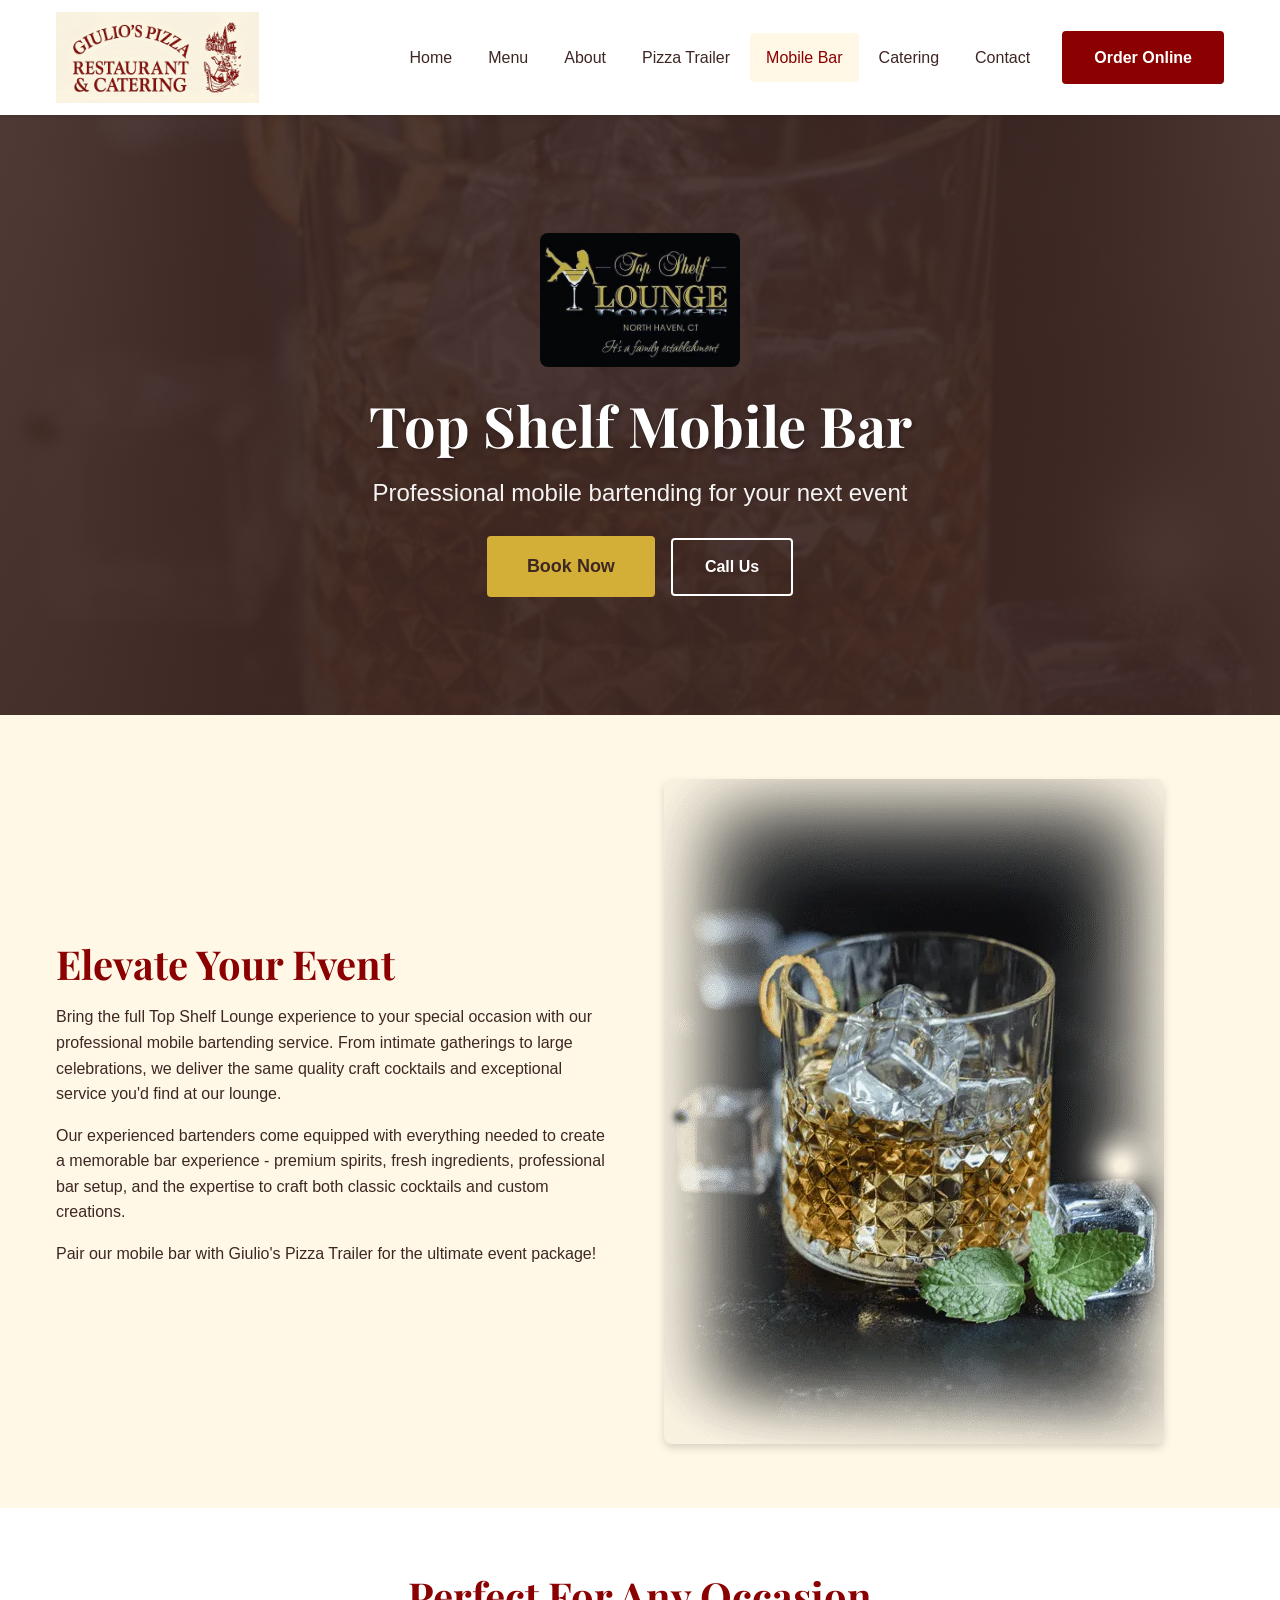
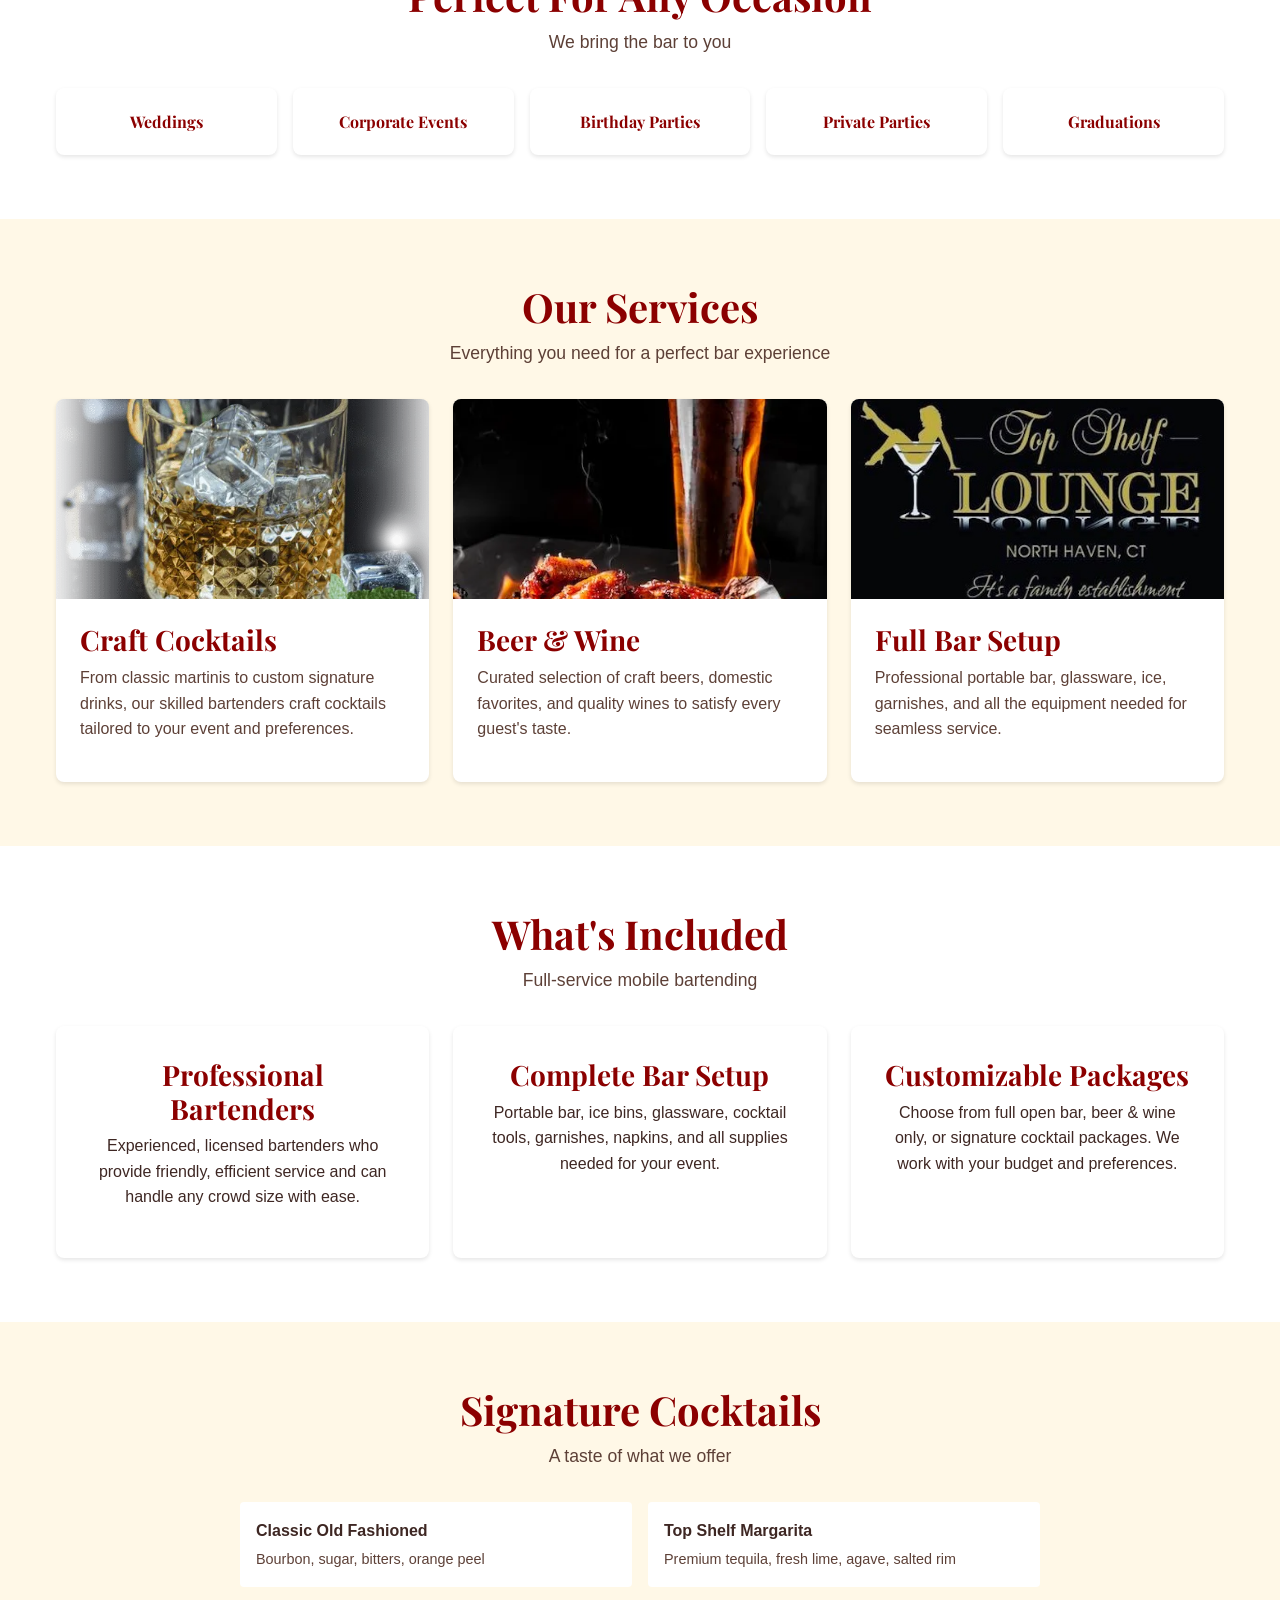
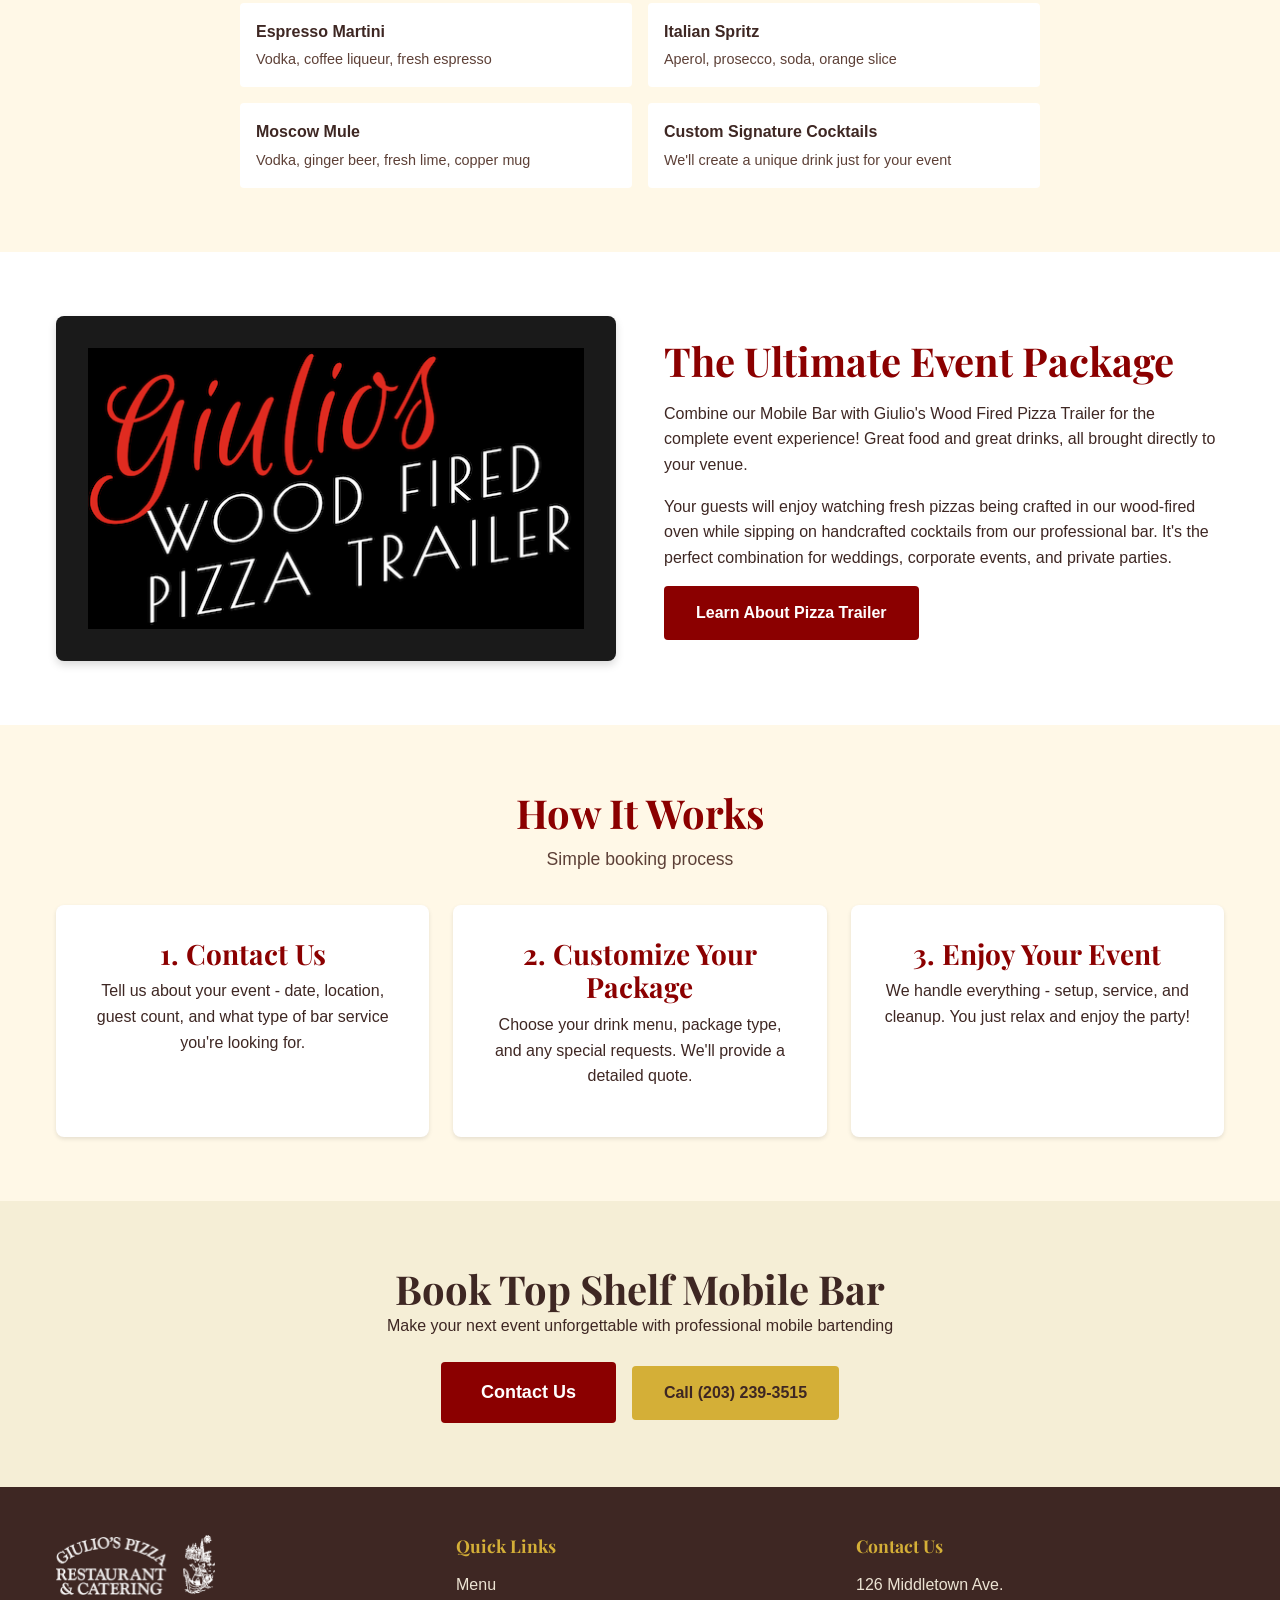
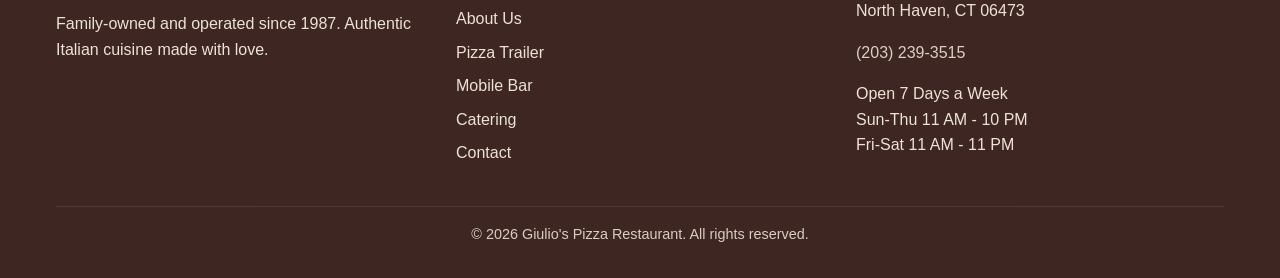
<file: mobile-bar.html>
<!DOCTYPE html>
<html lang="en">
<head>
  <meta charset="UTF-8">
  <meta name="viewport" content="width=device-width, initial-scale=1.0">
  <meta name="description" content="Top Shelf Mobile Bar - Professional mobile bartending service in North Haven, CT. Craft cocktails, beer, and wine for weddings, corporate events, and private parties.">
  <meta name="keywords" content="mobile bar North Haven CT, mobile bartending service, event bar rental Connecticut, wedding bar service">

  <!-- Open Graph -->
  <meta property="og:title" content="Mobile Bar | Top Shelf Mobile Bar - North Haven, CT">
  <meta property="og:description" content="Professional mobile bartending for your next event! Craft cocktails, beer, and wine service for weddings, parties, and corporate events.">
  <meta property="og:image" content="https://giuliospizza.com/images/top-shelf-lounge-logo.jpg">
  <meta property="og:url" content="https://giuliospizza.com/mobile-bar/">
  <meta property="og:type" content="website">

  <title>Mobile Bar | Top Shelf Mobile Bar | North Haven, CT</title>

  <link rel="preconnect" href="https://fonts.googleapis.com">
  <link rel="preconnect" href="https://fonts.gstatic.com" crossorigin>
  <link href="https://fonts.googleapis.com/css2?family=Playfair+Display:wght@400;600;700&display=swap" rel="stylesheet">
  <link rel="stylesheet" href="/css/styles.css">
  <link rel="canonical" href="https://giuliospizza.com/mobile-bar/">
  <link rel="icon" type="image/png" sizes="32x32" href="/favicon-32x32.png">
  <link rel="apple-touch-icon" sizes="180x180" href="/apple-touch-icon.png">
  <!-- Google tag (GA4). Only loads on the real domain, so vercel.app previews don't count. -->
  <script>
    if (/(^|\.)giuliospizza\.com$/.test(location.hostname)) {
      var s = document.createElement('script');
      s.async = true;
      s.src = 'https://www.googletagmanager.com/gtag/js?id=G-N0ZSSKEKVT';
      document.head.appendChild(s);
    }
    window.dataLayer = window.dataLayer || [];
    function gtag(){dataLayer.push(arguments);}
    gtag('js', new Date());
    gtag('config', 'G-N0ZSSKEKVT');
    // Call taps and online-order taps (Slice, EZCater) are the site's leads.
    document.addEventListener('click', function(e) {
      var a = e.target.closest && e.target.closest('a[href]');
      if (!a) return;
      var area = a.closest('header, footer');
      var where = area ? area.tagName.toLowerCase() : 'content';
      if (a.href.indexOf('tel:') === 0) {
        gtag('event', 'click_to_call', { link_location: where });
      } else if (/slicelife\.com|ezcater\.com/.test(a.hostname)) {
        gtag('event', 'click_to_order', { link_location: where, order_service: a.hostname.indexOf('ezcater') > -1 ? 'ezcater' : 'slice' });
      }
    });
  </script>
</head>
<body>
  <!-- Header -->
  <header class="header">
    <div class="header-inner">
      <a href="/" class="logo">
        <img src="/images/giulios-web.png" alt="Giulio's Pizza Restaurant">
      </a>

      <button class="nav-toggle" aria-label="Toggle navigation" aria-expanded="false">
        <span></span>
        <span></span>
        <span></span>
      </button>

      <nav class="nav" id="main-nav">
        <ul class="nav-list">
          <li><a href="/" class="nav-link">Home</a></li>
          <li><a href="/menu/" class="nav-link">Menu</a></li>
          <li><a href="/about/" class="nav-link">About</a></li>
          <li><a href="/pizza-trailer/" class="nav-link">Pizza Trailer</a></li>
          <li><a href="/mobile-bar/" class="nav-link active">Mobile Bar</a></li>
          <li><a href="/catering/" class="nav-link">Catering</a></li>
          <li><a href="/contact/" class="nav-link">Contact</a></li>
        </ul>
        <a href="https://slicelife.com/restaurants/ct/north-haven/06473/giulio-s-pizza-restaurant/menu" class="btn btn-primary" target="_blank" rel="noopener">Order Online</a>
      </nav>
    </div>
  </header>

  <!-- Mobile Bar Header -->
  <section class="hero" style="background: linear-gradient(rgba(62, 39, 35, 0.9), rgba(62, 39, 35, 0.95)), url('/images/whiskey-cocktail-bar-north-haven.webp') center/cover;">
    <div class="hero-content">
      <img src="/images/top-shelf-lounge-logo.jpg" alt="Top Shelf Mobile Bar" style="max-width: 200px; margin: 0 auto 1.5rem; border-radius: 8px;">
      <h1>Top Shelf Mobile Bar</h1>
      <p class="hero-tagline">Professional mobile bartending for your next event</p>
      <div class="hero-cta">
        <a href="/contact/" class="btn btn-secondary btn-lg">Book Now</a>
        <a href="tel:203-239-3515" class="btn btn-outline" style="border-color: white; color: white;">Call Us</a>
      </div>
    </div>
  </section>

  <!-- About the Mobile Bar -->
  <section class="section">
    <div class="container">
      <div class="about-preview">
        <div class="about-preview-content">
          <h2>Elevate Your Event</h2>
          <p>Bring the full Top Shelf Lounge experience to your special occasion with our professional mobile bartending service. From intimate gatherings to large celebrations, we deliver the same quality craft cocktails and exceptional service you'd find at our lounge.</p>
          <p>Our experienced bartenders come equipped with everything needed to create a memorable bar experience - premium spirits, fresh ingredients, professional bar setup, and the expertise to craft both classic cocktails and custom creations.</p>
          <p>Pair our mobile bar with Giulio's Pizza Trailer for the ultimate event package!</p>
        </div>
        <img src="/images/whiskey-cocktail-bar-north-haven.webp" alt="Craft cocktails from Top Shelf Mobile Bar" class="about-preview-img">
      </div>
    </div>
  </section>

  <!-- Event Types -->
  <section class="section bg-white">
    <div class="container">
      <div class="section-header">
        <h2>Perfect For Any Occasion</h2>
        <p>We bring the bar to you</p>
      </div>

      <div class="event-types">
        <div class="event-type">
          <h3>Weddings</h3>
        </div>
        <div class="event-type">
          <h3>Corporate Events</h3>
        </div>
        <div class="event-type">
          <h3>Birthday Parties</h3>
        </div>
        <div class="event-type">
          <h3>Private Parties</h3>
        </div>
        <div class="event-type">
          <h3>Graduations</h3>
        </div>
      </div>
    </div>
  </section>

  <!-- Services -->
  <section class="section">
    <div class="container">
      <div class="section-header">
        <h2>Our Services</h2>
        <p>Everything you need for a perfect bar experience</p>
      </div>

      <div class="card-grid">
        <div class="card">
          <img src="/images/whiskey-cocktail-bar-north-haven.webp" alt="Craft cocktails" class="card-img">
          <div class="card-body">
            <h3 class="card-title">Craft Cocktails</h3>
            <p class="card-text">From classic martinis to custom signature drinks, our skilled bartenders craft cocktails tailored to your event and preferences.</p>
          </div>
        </div>

        <div class="card">
          <img src="/images/hot-wings-beer-north-haven.webp" alt="Beer selection" class="card-img">
          <div class="card-body">
            <h3 class="card-title">Beer & Wine</h3>
            <p class="card-text">Curated selection of craft beers, domestic favorites, and quality wines to satisfy every guest's taste.</p>
          </div>
        </div>

        <div class="card">
          <img src="/images/top-shelf-lounge-north-haven-ct.jpg" alt="Full bar setup" class="card-img">
          <div class="card-body">
            <h3 class="card-title">Full Bar Setup</h3>
            <p class="card-text">Professional portable bar, glassware, ice, garnishes, and all the equipment needed for seamless service.</p>
          </div>
        </div>
      </div>
    </div>
  </section>

  <!-- What's Included -->
  <section class="section bg-white">
    <div class="container">
      <div class="section-header">
        <h2>What's Included</h2>
        <p>Full-service mobile bartending</p>
      </div>

      <div class="values-grid">
        <div class="value-card">
          <h3>Professional Bartenders</h3>
          <p>Experienced, licensed bartenders who provide friendly, efficient service and can handle any crowd size with ease.</p>
        </div>

        <div class="value-card">
          <h3>Complete Bar Setup</h3>
          <p>Portable bar, ice bins, glassware, cocktail tools, garnishes, napkins, and all supplies needed for your event.</p>
        </div>

        <div class="value-card">
          <h3>Customizable Packages</h3>
          <p>Choose from full open bar, beer & wine only, or signature cocktail packages. We work with your budget and preferences.</p>
        </div>
      </div>
    </div>
  </section>

  <!-- Drink Menu Preview -->
  <section class="section">
    <div class="container">
      <div class="section-header">
        <h2>Signature Cocktails</h2>
        <p>A taste of what we offer</p>
      </div>

      <div class="menu-items" style="max-width: 800px; margin: 0 auto;">
        <div class="menu-item">
          <div>
            <div class="menu-item-name">Classic Old Fashioned</div>
            <div class="menu-item-desc">Bourbon, sugar, bitters, orange peel</div>
          </div>
        </div>
        <div class="menu-item">
          <div>
            <div class="menu-item-name">Top Shelf Margarita</div>
            <div class="menu-item-desc">Premium tequila, fresh lime, agave, salted rim</div>
          </div>
        </div>
        <div class="menu-item">
          <div>
            <div class="menu-item-name">Espresso Martini</div>
            <div class="menu-item-desc">Vodka, coffee liqueur, fresh espresso</div>
          </div>
        </div>
        <div class="menu-item">
          <div>
            <div class="menu-item-name">Italian Spritz</div>
            <div class="menu-item-desc">Aperol, prosecco, soda, orange slice</div>
          </div>
        </div>
        <div class="menu-item">
          <div>
            <div class="menu-item-name">Moscow Mule</div>
            <div class="menu-item-desc">Vodka, ginger beer, fresh lime, copper mug</div>
          </div>
        </div>
        <div class="menu-item">
          <div>
            <div class="menu-item-name">Custom Signature Cocktails</div>
            <div class="menu-item-desc">We'll create a unique drink just for your event</div>
          </div>
        </div>
      </div>
    </div>
  </section>

  <!-- Package with Pizza Trailer -->
  <section class="section bg-white">
    <div class="container">
      <div class="about-preview">
        <img src="/images/giulios-wood-fired-pizza-trailer-logo.png" alt="Giulio's Pizza Trailer" class="about-preview-img" style="background: #1a1a1a; padding: 2rem; border-radius: 8px;">
        <div class="about-preview-content">
          <h2>The Ultimate Event Package</h2>
          <p>Combine our Mobile Bar with Giulio's Wood Fired Pizza Trailer for the complete event experience! Great food and great drinks, all brought directly to your venue.</p>
          <p>Your guests will enjoy watching fresh pizzas being crafted in our wood-fired oven while sipping on handcrafted cocktails from our professional bar. It's the perfect combination for weddings, corporate events, and private parties.</p>
          <a href="/pizza-trailer/" class="btn btn-primary">Learn About Pizza Trailer</a>
        </div>
      </div>
    </div>
  </section>

  <!-- How It Works -->
  <section class="section">
    <div class="container">
      <div class="section-header">
        <h2>How It Works</h2>
        <p>Simple booking process</p>
      </div>

      <div class="values-grid">
        <div class="value-card">
          <h3>1. Contact Us</h3>
          <p>Tell us about your event - date, location, guest count, and what type of bar service you're looking for.</p>
        </div>

        <div class="value-card">
          <h3>2. Customize Your Package</h3>
          <p>Choose your drink menu, package type, and any special requests. We'll provide a detailed quote.</p>
        </div>

        <div class="value-card">
          <h3>3. Enjoy Your Event</h3>
          <p>We handle everything - setup, service, and cleanup. You just relax and enjoy the party!</p>
        </div>
      </div>
    </div>
  </section>

  <!-- CTA Section -->
  <section class="section catering-cta">
    <div class="container text-center">
      <h2>Book Top Shelf Mobile Bar</h2>
      <p>Make your next event unforgettable with professional mobile bartending</p>

      <div class="catering-cta-buttons">
        <a href="/contact/" class="btn btn-primary btn-lg">Contact Us</a>
        <a href="tel:203-239-3515" class="btn btn-secondary">Call (203) 239-3515</a>
      </div>
    </div>
  </section>

  <!-- Footer -->
  <footer class="footer">
    <div class="container">
      <div class="footer-grid">
        <div class="footer-section">
          <img src="/images/giulios-pizza-logo-white.png" alt="Giulio's Pizza" class="footer-logo">
          <p>Family-owned and operated since 1987. Authentic Italian cuisine made with love.</p>
        </div>

        <div class="footer-section">
          <h4>Quick Links</h4>
          <div class="footer-links">
            <a href="/menu/">Menu</a>
            <a href="/about/">About Us</a>
            <a href="/pizza-trailer/">Pizza Trailer</a>
            <a href="/mobile-bar/">Mobile Bar</a>
            <a href="/catering/">Catering</a>
            <a href="/contact/">Contact</a>
          </div>
        </div>

        <div class="footer-section">
          <h4>Contact Us</h4>
          <p>126 Middletown Ave.<br>North Haven, CT 06473</p>
          <p><a href="tel:203-239-3515">(203) 239-3515</a></p>
          <p>Open 7 Days a Week
            <span class="hours-line">Sun-Thu 11 AM - 10 PM</span>
            <span class="hours-line">Fri-Sat 11 AM - 11 PM</span>
          </p>
        </div>
      </div>

      <div class="footer-bottom">
        <p>&copy; 2026 Giulio's Pizza Restaurant. All rights reserved.</p>
      </div>
    </div>
  </footer>

  <script src="/js/main.js"></script>
</body>
</html>
</file>
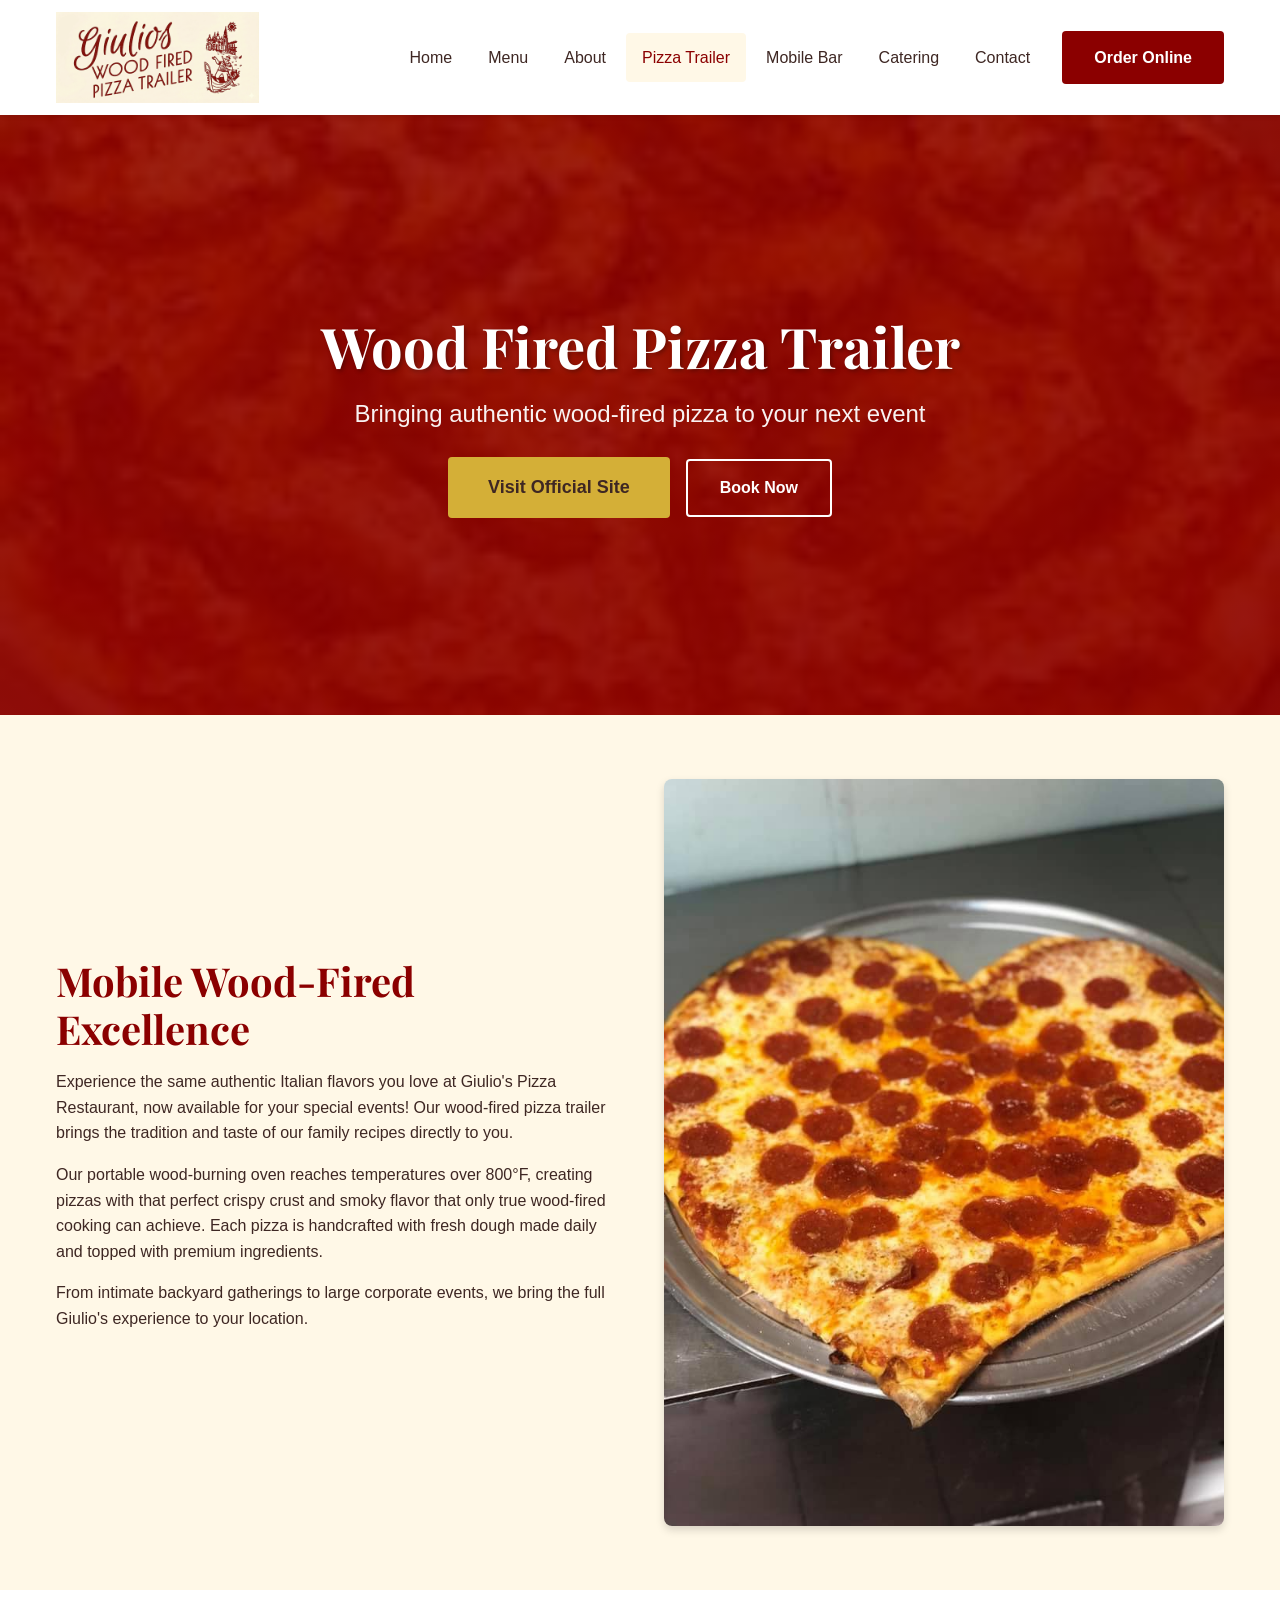
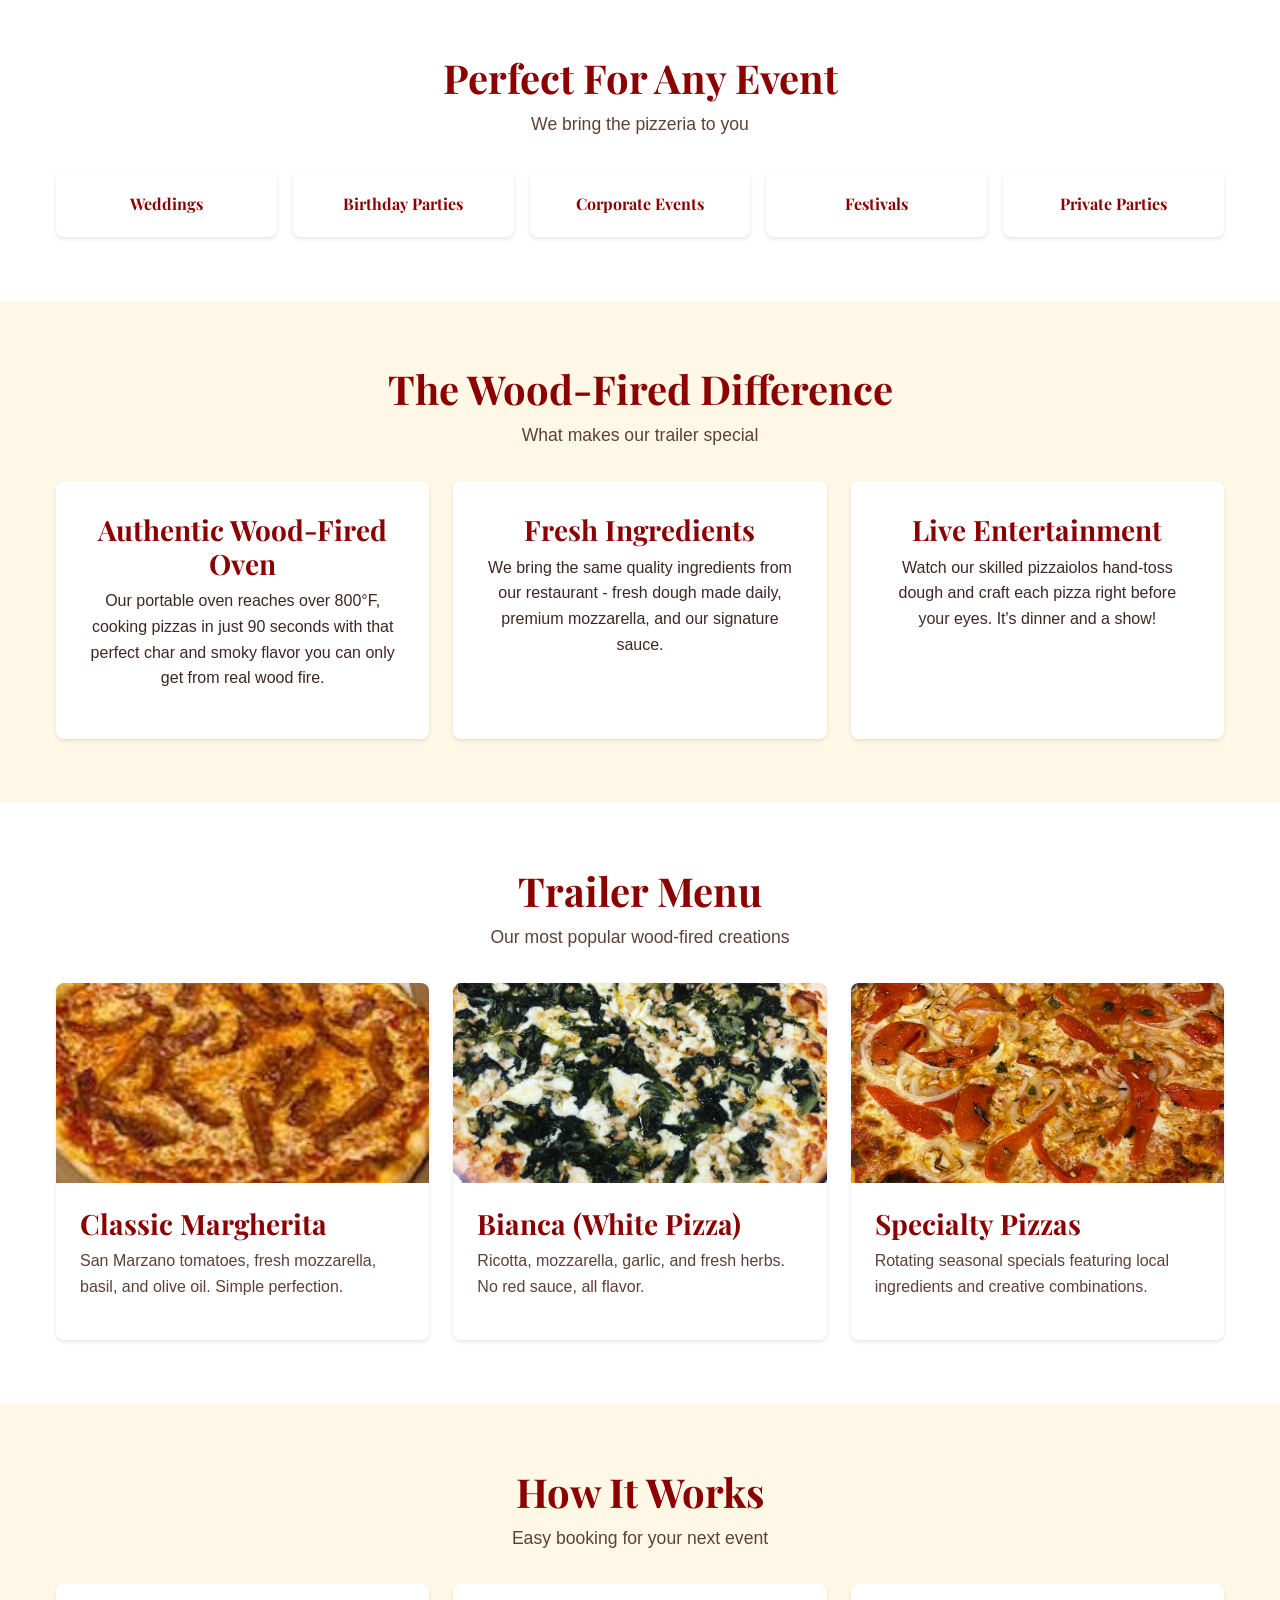
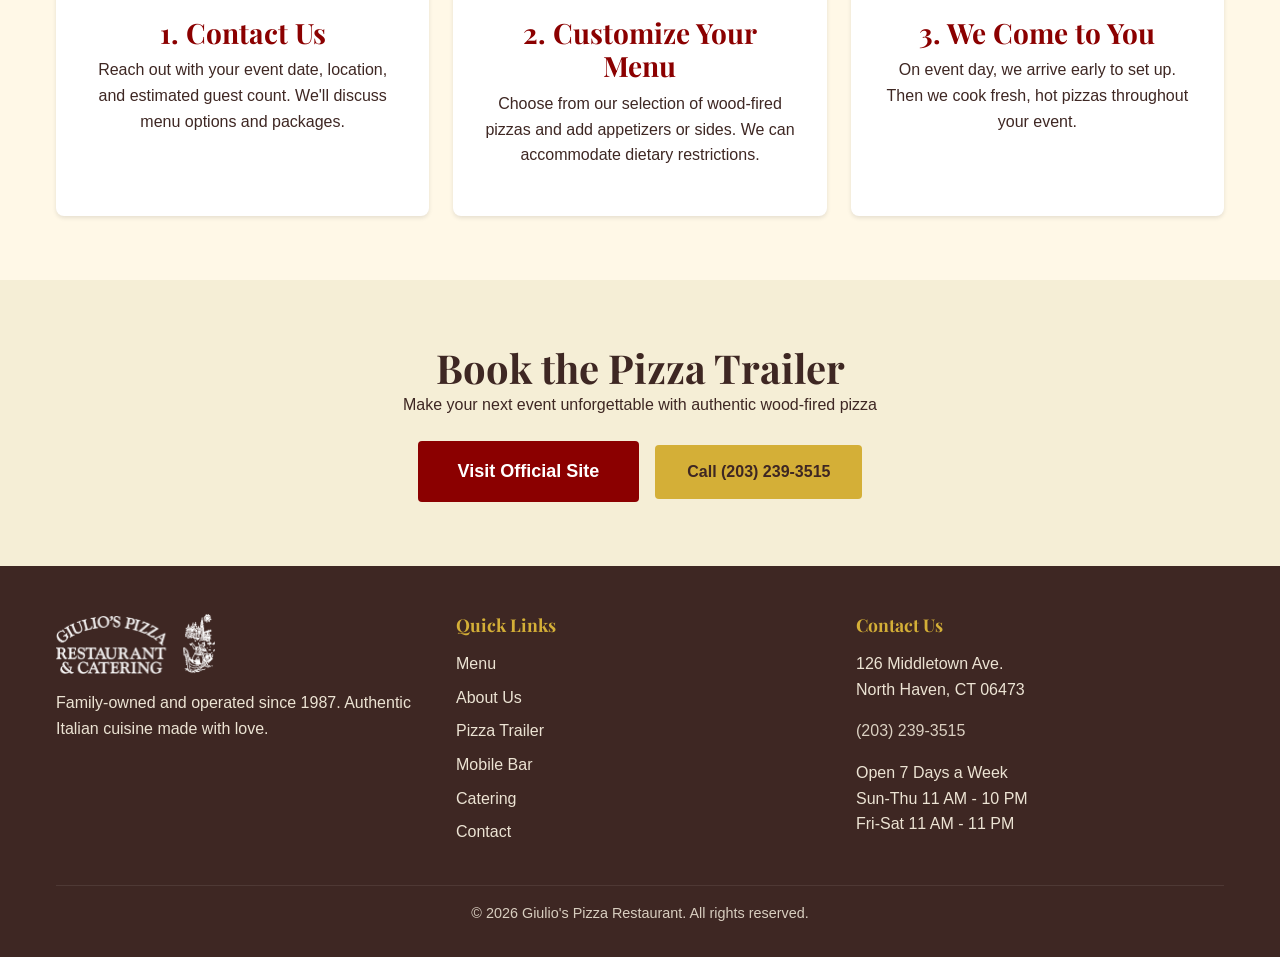
<file: pizza-trailer.html>
<!DOCTYPE html>
<html lang="en">
<head>
  <meta charset="UTF-8">
  <meta name="viewport" content="width=device-width, initial-scale=1.0">
  <meta name="description" content="Giulio's Wood Fired Pizza Trailer - Bring authentic wood-fired pizza to your next event in North Haven, CT. Perfect for weddings, parties, corporate events, and festivals.">
  <meta name="keywords" content="wood fired pizza trailer, mobile pizza catering, pizza truck North Haven CT, event catering Connecticut">

  <!-- Open Graph -->
  <meta property="og:title" content="Pizza Trailer | Giulio's Wood Fired Pizza - North Haven, CT">
  <meta property="og:description" content="Bring authentic wood-fired pizza to your next event! Mobile pizza catering for weddings, parties, and corporate events.">
  <meta property="og:image" content="https://giuliospizza.com/images/giulios-wood-fired-pizza-trailer-logo.png">
  <meta property="og:url" content="https://giuliospizza.com/pizza-trailer/">
  <meta property="og:type" content="website">

  <title>Pizza Trailer | Giulio's Wood Fired Pizza | North Haven, CT</title>

  <link rel="preconnect" href="https://fonts.googleapis.com">
  <link rel="preconnect" href="https://fonts.gstatic.com" crossorigin>
  <link href="https://fonts.googleapis.com/css2?family=Playfair+Display:wght@400;600;700&display=swap" rel="stylesheet">
  <link rel="stylesheet" href="/css/styles.css">
  <link rel="canonical" href="https://giuliospizza.com/pizza-trailer/">
  <link rel="icon" type="image/png" sizes="32x32" href="/favicon-32x32.png">
  <link rel="apple-touch-icon" sizes="180x180" href="/apple-touch-icon.png">
  <!-- Google tag (GA4). Only loads on the real domain, so vercel.app previews don't count. -->
  <script>
    if (/(^|\.)giuliospizza\.com$/.test(location.hostname)) {
      var s = document.createElement('script');
      s.async = true;
      s.src = 'https://www.googletagmanager.com/gtag/js?id=G-N0ZSSKEKVT';
      document.head.appendChild(s);
    }
    window.dataLayer = window.dataLayer || [];
    function gtag(){dataLayer.push(arguments);}
    gtag('js', new Date());
    gtag('config', 'G-N0ZSSKEKVT');
    // Call taps and online-order taps (Slice, EZCater) are the site's leads.
    document.addEventListener('click', function(e) {
      var a = e.target.closest && e.target.closest('a[href]');
      if (!a) return;
      var area = a.closest('header, footer');
      var where = area ? area.tagName.toLowerCase() : 'content';
      if (a.href.indexOf('tel:') === 0) {
        gtag('event', 'click_to_call', { link_location: where });
      } else if (/slicelife\.com|ezcater\.com/.test(a.hostname)) {
        gtag('event', 'click_to_order', { link_location: where, order_service: a.hostname.indexOf('ezcater') > -1 ? 'ezcater' : 'slice' });
      }
    });
  </script>
</head>
<body>
  <!-- Header -->
  <header class="header">
    <div class="header-inner">
      <a href="/" class="logo">
        <img src="/images/Giulioswfpt.png" alt="Giulio's Wood Fired Pizza Trailer">
      </a>

      <button class="nav-toggle" aria-label="Toggle navigation" aria-expanded="false">
        <span></span>
        <span></span>
        <span></span>
      </button>

      <nav class="nav" id="main-nav">
        <ul class="nav-list">
          <li><a href="/" class="nav-link">Home</a></li>
          <li><a href="/menu/" class="nav-link">Menu</a></li>
          <li><a href="/about/" class="nav-link">About</a></li>
          <li><a href="/pizza-trailer/" class="nav-link active">Pizza Trailer</a></li>
          <li><a href="/mobile-bar/" class="nav-link">Mobile Bar</a></li>
          <li><a href="/catering/" class="nav-link">Catering</a></li>
          <li><a href="/contact/" class="nav-link">Contact</a></li>
        </ul>
        <a href="https://slicelife.com/restaurants/ct/north-haven/06473/giulio-s-pizza-restaurant/menu" class="btn btn-primary" target="_blank" rel="noopener">Order Online</a>
      </nav>
    </div>
  </header>

  <!-- Pizza Trailer Header -->
  <section class="hero" style="background: linear-gradient(rgba(139, 0, 0, 0.85), rgba(139, 0, 0, 0.9)), url('/images/bacon-pizza-north-haven-ct.jpg') center/cover;">
    <div class="hero-content">
      <h1>Wood Fired Pizza Trailer</h1>
      <p class="hero-tagline">Bringing authentic wood-fired pizza to your next event</p>
      <div class="hero-cta">
        <a href="https://giuliospizzatrailer.com/" class="btn btn-secondary btn-lg" target="_blank" rel="noopener">Visit Official Site</a>
        <a href="/contact/" class="btn btn-outline" style="border-color: white; color: white;">Book Now</a>
      </div>
    </div>
  </section>

  <!-- About the Trailer -->
  <section class="section">
    <div class="container">
      <div class="about-preview">
        <div class="about-preview-content">
          <h2>Mobile Wood-Fired Excellence</h2>
          <p>Experience the same authentic Italian flavors you love at Giulio's Pizza Restaurant, now available for your special events! Our wood-fired pizza trailer brings the tradition and taste of our family recipes directly to you.</p>
          <p>Our portable wood-burning oven reaches temperatures over 800°F, creating pizzas with that perfect crispy crust and smoky flavor that only true wood-fired cooking can achieve. Each pizza is handcrafted with fresh dough made daily and topped with premium ingredients.</p>
          <p>From intimate backyard gatherings to large corporate events, we bring the full Giulio's experience to your location.</p>
        </div>
        <img src="/images/heart-shaped-pepperoni-pizza-valentines.jpg" alt="Wood fired pizza from Giulio's trailer" class="about-preview-img">
      </div>
    </div>
  </section>

  <!-- Event Types -->
  <section class="section bg-white">
    <div class="container">
      <div class="section-header">
        <h2>Perfect For Any Event</h2>
        <p>We bring the pizzeria to you</p>
      </div>

      <div class="event-types">
        <div class="event-type">
          <h3>Weddings</h3>
        </div>
        <div class="event-type">
          <h3>Birthday Parties</h3>
        </div>
        <div class="event-type">
          <h3>Corporate Events</h3>
        </div>
        <div class="event-type">
          <h3>Festivals</h3>
        </div>
        <div class="event-type">
          <h3>Private Parties</h3>
        </div>
      </div>
    </div>
  </section>

  <!-- Features -->
  <section class="section">
    <div class="container">
      <div class="section-header">
        <h2>The Wood-Fired Difference</h2>
        <p>What makes our trailer special</p>
      </div>

      <div class="values-grid">
        <div class="value-card">
          <h3>Authentic Wood-Fired Oven</h3>
          <p>Our portable oven reaches over 800°F, cooking pizzas in just 90 seconds with that perfect char and smoky flavor you can only get from real wood fire.</p>
        </div>

        <div class="value-card">
          <h3>Fresh Ingredients</h3>
          <p>We bring the same quality ingredients from our restaurant - fresh dough made daily, premium mozzarella, and our signature sauce.</p>
        </div>

        <div class="value-card">
          <h3>Live Entertainment</h3>
          <p>Watch our skilled pizzaiolos hand-toss dough and craft each pizza right before your eyes. It's dinner and a show!</p>
        </div>
      </div>
    </div>
  </section>

  <!-- Menu Preview -->
  <section class="section bg-white">
    <div class="container">
      <div class="section-header">
        <h2>Trailer Menu</h2>
        <p>Our most popular wood-fired creations</p>
      </div>

      <div class="card-grid">
        <div class="card">
          <img src="/images/bacon-pizza-north-haven-ct.jpg" alt="Classic Margherita pizza" class="card-img">
          <div class="card-body">
            <h3 class="card-title">Classic Margherita</h3>
            <p class="card-text">San Marzano tomatoes, fresh mozzarella, basil, and olive oil. Simple perfection.</p>
          </div>
        </div>

        <div class="card">
          <img src="/images/spinach-white-pizza-north-haven.jpg" alt="White pizza" class="card-img">
          <div class="card-body">
            <h3 class="card-title">Bianca (White Pizza)</h3>
            <p class="card-text">Ricotta, mozzarella, garlic, and fresh herbs. No red sauce, all flavor.</p>
          </div>
        </div>

        <div class="card">
          <img src="/images/roasted-pepper-onion-pizza-north-haven.jpg" alt="Specialty pizza" class="card-img">
          <div class="card-body">
            <h3 class="card-title">Specialty Pizzas</h3>
            <p class="card-text">Rotating seasonal specials featuring local ingredients and creative combinations.</p>
          </div>
        </div>
      </div>
    </div>
  </section>

  <!-- How It Works -->
  <section class="section">
    <div class="container">
      <div class="section-header">
        <h2>How It Works</h2>
        <p>Easy booking for your next event</p>
      </div>

      <div class="values-grid">
        <div class="value-card">
          <h3>1. Contact Us</h3>
          <p>Reach out with your event date, location, and estimated guest count. We'll discuss menu options and packages.</p>
        </div>

        <div class="value-card">
          <h3>2. Customize Your Menu</h3>
          <p>Choose from our selection of wood-fired pizzas and add appetizers or sides. We can accommodate dietary restrictions.</p>
        </div>

        <div class="value-card">
          <h3>3. We Come to You</h3>
          <p>On event day, we arrive early to set up. Then we cook fresh, hot pizzas throughout your event.</p>
        </div>
      </div>
    </div>
  </section>

  <!-- CTA Section -->
  <section class="section catering-cta">
    <div class="container text-center">
      <h2>Book the Pizza Trailer</h2>
      <p>Make your next event unforgettable with authentic wood-fired pizza</p>

      <div class="catering-cta-buttons">
        <a href="https://giuliospizzatrailer.com/" class="btn btn-primary btn-lg" target="_blank" rel="noopener">Visit Official Site</a>
        <a href="tel:203-239-3515" class="btn btn-secondary">Call (203) 239-3515</a>
      </div>
    </div>
  </section>

  <!-- Footer -->
  <footer class="footer">
    <div class="container">
      <div class="footer-grid">
        <div class="footer-section">
          <img src="/images/giulios-pizza-logo-white.png" alt="Giulio's Pizza" class="footer-logo">
          <p>Family-owned and operated since 1987. Authentic Italian cuisine made with love.</p>
        </div>

        <div class="footer-section">
          <h4>Quick Links</h4>
          <div class="footer-links">
            <a href="/menu/">Menu</a>
            <a href="/about/">About Us</a>
            <a href="/pizza-trailer/">Pizza Trailer</a>
            <a href="/mobile-bar/">Mobile Bar</a>
            <a href="/catering/">Catering</a>
            <a href="/contact/">Contact</a>
          </div>
        </div>

        <div class="footer-section">
          <h4>Contact Us</h4>
          <p>126 Middletown Ave.<br>North Haven, CT 06473</p>
          <p><a href="tel:203-239-3515">(203) 239-3515</a></p>
          <p>Open 7 Days a Week
            <span class="hours-line">Sun-Thu 11 AM - 10 PM</span>
            <span class="hours-line">Fri-Sat 11 AM - 11 PM</span>
          </p>
        </div>
      </div>

      <div class="footer-bottom">
        <p>&copy; 2026 Giulio's Pizza Restaurant. All rights reserved.</p>
      </div>
    </div>
  </footer>

  <script src="/js/main.js"></script>
</body>
</html>
</file>
<file: css/styles.css>
/* Giulio's Pizza Restaurant - Main Stylesheet */
/* Classic Italian Trattoria Style */

/* ===== CSS Variables ===== */
:root {
  --color-primary: #8B0000;
  --color-primary-dark: #6B0000;
  --color-primary-light: #A52A2A;
  --color-cream: #FFF8E7;
  --color-cream-dark: #F5EED6;
  --color-text: #3E2723;
  --color-text-light: #5D4037;
  --color-gold: #D4AF37;
  --color-olive: #556B2F;
  --color-white: #FFFFFF;
  --color-black: #1A1A1A;

  --font-heading: 'Playfair Display', Georgia, 'Times New Roman', serif;
  --font-body: -apple-system, BlinkMacSystemFont, 'Segoe UI', Roboto, Oxygen, Ubuntu, sans-serif;

  --shadow-sm: 0 2px 4px rgba(0,0,0,0.1);
  --shadow-md: 0 4px 8px rgba(0,0,0,0.15);
  --shadow-lg: 0 8px 16px rgba(0,0,0,0.2);

  --transition: 0.3s ease;
  --max-width: 1200px;
}

/* ===== Reset & Base ===== */
*, *::before, *::after {
  box-sizing: border-box;
  margin: 0;
  padding: 0;
}

html {
  scroll-behavior: smooth;
}

body {
  font-family: var(--font-body);
  font-size: 16px;
  line-height: 1.6;
  color: var(--color-text);
  background-color: var(--color-cream);
}

img {
  max-width: 100%;
  height: auto;
  display: block;
}

a {
  color: var(--color-primary);
  text-decoration: none;
  transition: color var(--transition);
}

a:hover {
  color: var(--color-primary-dark);
}

ul, ol {
  list-style: none;
}

/* ===== Typography ===== */
h1, h2, h3, h4, h5, h6 {
  font-family: var(--font-heading);
  font-weight: 700;
  line-height: 1.2;
  color: var(--color-text);
}

h1 { font-size: 2.5rem; }
h2 { font-size: 2rem; }
h3 { font-size: 1.5rem; }
h4 { font-size: 1.25rem; }

@media (min-width: 768px) {
  h1 { font-size: 3.5rem; }
  h2 { font-size: 2.5rem; }
  h3 { font-size: 1.75rem; }
}

p {
  margin-bottom: 1rem;
}

/* ===== Layout Utilities ===== */
.container {
  width: 100%;
  max-width: var(--max-width);
  margin: 0 auto;
  padding: 0 1rem;
}

.section {
  padding: 3rem 0;
}

@media (min-width: 768px) {
  .section {
    padding: 4rem 0;
  }
}

.section-header {
  text-align: center;
  margin-bottom: 2rem;
}

.section-header h2 {
  color: var(--color-primary);
  margin-bottom: 0.5rem;
}

.section-header p {
  color: var(--color-text-light);
  font-size: 1.1rem;
}

/* ===== Buttons ===== */
.btn {
  display: inline-block;
  padding: 0.875rem 2rem;
  font-size: 1rem;
  font-weight: 600;
  text-align: center;
  text-decoration: none;
  border: none;
  border-radius: 4px;
  cursor: pointer;
  transition: all var(--transition);
}

.btn-primary {
  background-color: var(--color-primary);
  color: var(--color-white);
}

.btn-primary:hover {
  background-color: var(--color-primary-dark);
  color: var(--color-white);
  transform: translateY(-2px);
  box-shadow: var(--shadow-md);
}

.btn-secondary {
  background-color: var(--color-gold);
  color: var(--color-text);
}

.btn-secondary:hover {
  background-color: #C9A227;
  color: var(--color-text);
  transform: translateY(-2px);
  box-shadow: var(--shadow-md);
}

.btn-outline {
  background-color: transparent;
  border: 2px solid var(--color-primary);
  color: var(--color-primary);
}

.btn-outline:hover {
  background-color: var(--color-primary);
  color: var(--color-white);
}

.btn-lg {
  padding: 1rem 2.5rem;
  font-size: 1.125rem;
}

/* ===== Header & Navigation ===== */
.header {
  background-color: var(--color-white);
  box-shadow: var(--shadow-sm);
  position: sticky;
  top: 0;
  z-index: 1000;
}

.header-inner {
  display: flex;
  justify-content: space-between;
  align-items: center;
  padding: 0.75rem 1rem;
  max-width: var(--max-width);
  margin: 0 auto;
}

.logo img {
  height: 78px;
  width: auto;
}

@media (min-width: 768px) {
  .logo img {
    height: 91px;
  }
}

.nav-toggle {
  display: flex;
  flex-direction: column;
  gap: 5px;
  background: none;
  border: none;
  cursor: pointer;
  padding: 0.5rem;
}

.nav-toggle span {
  display: block;
  width: 25px;
  height: 3px;
  background-color: var(--color-primary);
  border-radius: 2px;
  transition: var(--transition);
}

.nav-toggle.active span:nth-child(1) {
  transform: rotate(45deg) translate(6px, 6px);
}

.nav-toggle.active span:nth-child(2) {
  opacity: 0;
}

.nav-toggle.active span:nth-child(3) {
  transform: rotate(-45deg) translate(6px, -6px);
}

@media (min-width: 768px) {
  .nav-toggle {
    display: none;
  }
}

.nav {
  display: none;
  position: absolute;
  top: 100%;
  left: 0;
  right: 0;
  background-color: var(--color-white);
  box-shadow: var(--shadow-md);
  padding: 1rem;
}

.nav.active {
  display: block;
}

@media (min-width: 768px) {
  .nav {
    display: flex;
    position: static;
    box-shadow: none;
    padding: 0;
    gap: 0.5rem;
  }
}

.nav-list {
  display: flex;
  flex-direction: column;
  gap: 0.5rem;
}

@media (min-width: 768px) {
  .nav-list {
    flex-direction: row;
    align-items: center;
    gap: 0.25rem;
  }
}

.nav-link {
  display: block;
  padding: 0.75rem 1rem;
  color: var(--color-text);
  font-weight: 500;
  border-radius: 4px;
  transition: all var(--transition);
}

.nav-link:hover,
.nav-link.active {
  background-color: var(--color-cream);
  color: var(--color-primary);
}

.nav .btn {
  margin-top: 0.5rem;
}

@media (min-width: 768px) {
  .nav .btn {
    margin-top: 0;
    margin-left: 0.5rem;
  }
}

/* ===== Hero Section ===== */
.hero {
  background: linear-gradient(rgba(139, 0, 0, 0.85), rgba(139, 0, 0, 0.9)),
              url('../images/bacon-pizza-north-haven-ct.jpg') center/cover;
  color: var(--color-white);
  text-align: center;
  padding: 4rem 1rem;
  min-height: 500px;
  display: flex;
  align-items: center;
  justify-content: center;
}

@media (min-width: 768px) {
  .hero {
    padding: 6rem 2rem;
    min-height: 600px;
  }
}

.hero-content {
  max-width: 800px;
}

.hero h1 {
  color: var(--color-white);
  margin-bottom: 1rem;
  text-shadow: 2px 2px 4px rgba(0,0,0,0.3);
}

.hero-tagline {
  font-size: 1.25rem;
  margin-bottom: 1.5rem;
  opacity: 0.95;
}

@media (min-width: 768px) {
  .hero-tagline {
    font-size: 1.5rem;
  }
}

.hero-features {
  display: flex;
  flex-wrap: wrap;
  justify-content: center;
  gap: 1rem 2rem;
  margin-bottom: 2rem;
  font-size: 1rem;
}

.hero-features span {
  display: flex;
  align-items: center;
  gap: 0.5rem;
}

.hero-cta {
  display: flex;
  flex-direction: column;
  gap: 1rem;
  align-items: center;
}

@media (min-width: 480px) {
  .hero-cta {
    flex-direction: row;
    justify-content: center;
  }
}

/* ===== Cards & Grid ===== */
.card-grid {
  display: grid;
  gap: 1.5rem;
}

@media (min-width: 768px) {
  .card-grid {
    grid-template-columns: repeat(2, 1fr);
  }
}

@media (min-width: 1024px) {
  .card-grid {
    grid-template-columns: repeat(3, 1fr);
  }
}

.card {
  background-color: var(--color-white);
  border-radius: 8px;
  overflow: hidden;
  box-shadow: var(--shadow-sm);
  transition: all var(--transition);
}

.card:hover {
  transform: translateY(-4px);
  box-shadow: var(--shadow-lg);
}

.card-img {
  width: 100%;
  height: 200px;
  object-fit: cover;
}

.card-body {
  padding: 1.5rem;
}

.card-title {
  color: var(--color-primary);
  margin-bottom: 0.5rem;
}

.card-text {
  color: var(--color-text-light);
  margin-bottom: 1rem;
}

/* ===== Featured Section ===== */
.featured {
  background-color: var(--color-white);
}

/* ===== About Preview ===== */
.about-preview {
  display: grid;
  gap: 2rem;
  align-items: center;
}

@media (min-width: 768px) {
  .about-preview {
    grid-template-columns: 1fr 1fr;
    gap: 3rem;
  }
}

.about-preview-img {
  border-radius: 8px;
  box-shadow: var(--shadow-md);
}

.about-preview-content h2 {
  color: var(--color-primary);
  margin-bottom: 1rem;
}

/* ===== Partner Links ===== */
.partners {
  background-color: var(--color-cream-dark);
}

.partner-grid {
  display: grid;
  gap: 1.5rem;
}

@media (min-width: 768px) {
  .partner-grid {
    grid-template-columns: repeat(2, 1fr);
    max-width: 900px;
    margin: 0 auto;
  }
}

.partner-card {
  background-color: var(--color-white);
  border-radius: 8px;
  padding: 1.5rem;
  text-align: center;
  box-shadow: var(--shadow-sm);
  transition: all var(--transition);
}

.partner-card:hover {
  transform: translateY(-4px);
  box-shadow: var(--shadow-md);
}

.partner-card img {
  max-height: 80px;
  margin: 0 auto 1rem;
}

.partner-card h3 {
  color: var(--color-text);
  margin-bottom: 0.5rem;
  font-size: 1.1rem;
}

.partner-card p {
  color: var(--color-text-light);
  font-size: 0.9rem;
}

/* ===== Menu Page ===== */
.menu-header {
  background: linear-gradient(rgba(139, 0, 0, 0.9), rgba(139, 0, 0, 0.95)),
              url('../images/fresh-homemade-pizza-dough.png') center/cover;
  color: var(--color-white);
  text-align: center;
  padding: 3rem 1rem;
}

.menu-header h1 {
  color: var(--color-white);
}

.menu-nav {
  background-color: var(--color-white);
  padding: 1rem;
  position: sticky;
  top: 103px;
  z-index: 100;
  box-shadow: var(--shadow-sm);
  overflow-x: auto;
}

@media (min-width: 768px) {
  .menu-nav {
    top: 116px;
  }
}

.menu-nav-list {
  display: flex;
  gap: 0.5rem;
  justify-content: flex-start;
  min-width: max-content;
}

@media (min-width: 1024px) {
  .menu-nav-list {
    justify-content: center;
    flex-wrap: wrap;
  }
}

.menu-nav-link {
  padding: 0.5rem 1rem;
  font-size: 0.9rem;
  white-space: nowrap;
  border-radius: 4px;
  color: var(--color-text);
}

.menu-nav-link:hover,
.menu-nav-link.active {
  background-color: var(--color-primary);
  color: var(--color-white);
}

.menu-section {
  padding: 2rem 0;
  border-bottom: 1px solid var(--color-cream-dark);
}

.menu-section:last-child {
  border-bottom: none;
}

.menu-section h2 {
  color: var(--color-primary);
  text-align: center;
  margin-bottom: 1.5rem;
  padding-bottom: 0.5rem;
  border-bottom: 2px solid var(--color-gold);
  display: inline-block;
  width: 100%;
}

.menu-category {
  margin-bottom: 2rem;
}

.menu-category h3 {
  color: var(--color-text);
  margin-bottom: 1rem;
  font-size: 1.25rem;
}

.menu-items {
  display: grid;
  gap: 1rem;
}

@media (min-width: 768px) {
  .menu-items {
    grid-template-columns: repeat(2, 1fr);
  }
}

.menu-item {
  background-color: var(--color-white);
  padding: 1rem;
  border-radius: 4px;
  display: flex;
  justify-content: space-between;
  gap: 1rem;
}

.menu-item-name {
  font-weight: 600;
  color: var(--color-text);
}

.menu-item-desc {
  font-size: 0.9rem;
  color: var(--color-text-light);
  margin-top: 0.25rem;
}

.menu-item-price {
  font-weight: 600;
  color: var(--color-primary);
  white-space: nowrap;
}

.menu-note {
  background-color: var(--color-cream-dark);
  padding: 1rem;
  border-radius: 4px;
  font-size: 0.9rem;
  color: var(--color-text-light);
  text-align: center;
  margin-top: 1rem;
}

/* ===== About Page ===== */
.about-header {
  background: linear-gradient(rgba(139, 0, 0, 0.9), rgba(139, 0, 0, 0.95)),
              url('../images/fresh-homemade-pizza-dough.png') center/cover;
  color: var(--color-white);
  text-align: center;
  padding: 3rem 1rem;
}

.about-header h1 {
  color: var(--color-white);
}

.story-section {
  display: grid;
  gap: 2rem;
  align-items: center;
}

@media (min-width: 768px) {
  .story-section {
    grid-template-columns: 1fr 1fr;
    gap: 3rem;
  }
}

.story-content h2 {
  color: var(--color-primary);
  margin-bottom: 1rem;
}

.story-img {
  border-radius: 8px;
  box-shadow: var(--shadow-md);
}

.chefs-section {
  background-color: var(--color-white);
}

.chef-grid {
  display: grid;
  gap: 2rem;
}

@media (min-width: 768px) {
  .chef-grid {
    grid-template-columns: repeat(3, 1fr);
  }
}

.chef-card {
  text-align: center;
  padding: 2rem;
  background-color: var(--color-cream);
  border-radius: 8px;
}

.chef-card h3 {
  color: var(--color-primary);
  margin-bottom: 0.5rem;
}

.chef-card .role {
  font-style: italic;
  color: var(--color-text-light);
  margin-bottom: 0.5rem;
}

.chef-card .origin {
  color: var(--color-gold);
  font-weight: 600;
}

.values-grid {
  display: grid;
  gap: 1.5rem;
}

@media (min-width: 768px) {
  .values-grid {
    grid-template-columns: repeat(3, 1fr);
  }
}

.value-card {
  text-align: center;
  padding: 2rem;
  background-color: var(--color-white);
  border-radius: 8px;
  box-shadow: var(--shadow-sm);
}

.value-card h3 {
  color: var(--color-primary);
  margin-bottom: 0.5rem;
}

/* ===== Catering Page ===== */
.catering-header {
  background: linear-gradient(rgba(139, 0, 0, 0.85), rgba(139, 0, 0, 0.9)),
              url('../images/wedding-catering-table-setting.jpg') center/cover;
  color: var(--color-white);
  text-align: center;
  padding: 3rem 1rem;
}

.catering-header h1 {
  color: var(--color-white);
}

.event-types {
  display: grid;
  gap: 1rem;
  text-align: center;
}

@media (min-width: 768px) {
  .event-types {
    grid-template-columns: repeat(5, 1fr);
  }
}

.event-type {
  background-color: var(--color-white);
  padding: 1.5rem 1rem;
  border-radius: 8px;
  box-shadow: var(--shadow-sm);
}

.event-type h3 {
  color: var(--color-primary);
  font-size: 1rem;
}

.package-grid {
  display: grid;
  gap: 1.5rem;
}

@media (min-width: 768px) {
  .package-grid {
    grid-template-columns: repeat(2, 1fr);
  }
}

@media (min-width: 1024px) {
  .package-grid {
    grid-template-columns: repeat(4, 1fr);
  }
}

.package-card {
  background-color: var(--color-white);
  border-radius: 8px;
  overflow: hidden;
  box-shadow: var(--shadow-sm);
  text-align: center;
}

.package-card img {
  width: 100%;
  height: 180px;
  object-fit: cover;
}

.package-card-body {
  padding: 1.5rem;
}

.package-card h3 {
  color: var(--color-primary);
  margin-bottom: 0.5rem;
}

.catering-cta {
  background-color: var(--color-cream-dark);
  text-align: center;
}

.catering-cta-buttons {
  display: flex;
  flex-direction: column;
  gap: 1rem;
  align-items: center;
  margin-top: 1.5rem;
}

@media (min-width: 480px) {
  .catering-cta-buttons {
    flex-direction: row;
    justify-content: center;
  }
}

/* ===== Contact Form ===== */
.contact-form {
  background-color: var(--color-white);
  padding: 2rem;
  border-radius: 8px;
  box-shadow: var(--shadow-sm);
  max-width: 600px;
  margin: 0 auto;
}

.form-group {
  margin-bottom: 1.5rem;
}

.form-group label {
  display: block;
  font-weight: 600;
  margin-bottom: 0.5rem;
  color: var(--color-text);
}

.form-group input,
.form-group textarea,
.form-group select {
  width: 100%;
  padding: 0.75rem;
  border: 1px solid var(--color-cream-dark);
  border-radius: 4px;
  font-size: 1rem;
  font-family: inherit;
  transition: border-color var(--transition);
}

.form-group input:focus,
.form-group textarea:focus,
.form-group select:focus {
  outline: none;
  border-color: var(--color-primary);
}

.form-group textarea {
  min-height: 120px;
  resize: vertical;
}

/* ===== Contact Page ===== */
.contact-header {
  background: linear-gradient(rgba(139, 0, 0, 0.9), rgba(139, 0, 0, 0.95)),
              url('../images/restaurant-dining-catering-event.jpg') center/cover;
  color: var(--color-white);
  text-align: center;
  padding: 3rem 1rem;
}

.contact-header h1 {
  color: var(--color-white);
}

.contact-grid {
  display: grid;
  gap: 2rem;
}

@media (min-width: 768px) {
  .contact-grid {
    grid-template-columns: 1fr 1fr;
  }
}

.contact-info-card {
  background-color: var(--color-white);
  padding: 2rem;
  border-radius: 8px;
  box-shadow: var(--shadow-sm);
}

.contact-info-card h2 {
  color: var(--color-primary);
  margin-bottom: 1.5rem;
}

.contact-item {
  display: flex;
  gap: 1rem;
  margin-bottom: 1.5rem;
}

.contact-item h3 {
  font-size: 1rem;
  margin-bottom: 0.25rem;
}

.contact-item p {
  margin: 0;
  color: var(--color-text-light);
}

.contact-item a {
  color: var(--color-primary);
}

.map-container {
  border-radius: 8px;
  overflow: hidden;
  box-shadow: var(--shadow-sm);
  height: 100%;
  min-height: 300px;
}

.map-container iframe {
  width: 100%;
  height: 100%;
  min-height: 300px;
  border: none;
}

/* ===== Photo Gallery ===== */
.gallery-grid {
  display: grid;
  gap: 1rem;
  grid-template-columns: repeat(2, 1fr);
}

@media (min-width: 768px) {
  .gallery-grid {
    grid-template-columns: repeat(3, 1fr);
  }
}

@media (min-width: 1024px) {
  .gallery-grid {
    grid-template-columns: repeat(4, 1fr);
  }
}

.gallery-item {
  border-radius: 8px;
  overflow: hidden;
  aspect-ratio: 1;
}

.gallery-item img {
  width: 100%;
  height: 100%;
  object-fit: cover;
  transition: transform var(--transition);
}

.gallery-item:hover img {
  transform: scale(1.05);
}

/* ===== Footer ===== */
.footer {
  background-color: var(--color-text);
  color: var(--color-cream);
  padding: 3rem 0 1rem;
}

.footer-grid {
  display: grid;
  gap: 2rem;
  margin-bottom: 2rem;
}

@media (min-width: 768px) {
  .footer-grid {
    grid-template-columns: repeat(3, 1fr);
  }
}

.footer-section h4 {
  color: var(--color-gold);
  margin-bottom: 1rem;
  font-size: 1.1rem;
}

.footer-section p,
.footer-section a {
  color: var(--color-cream);
  opacity: 0.9;
}

.footer-section a:hover {
  color: var(--color-gold);
  opacity: 1;
}

.footer-links {
  display: flex;
  flex-direction: column;
  gap: 0.5rem;
}

.footer-logo {
  max-height: 60px;
  margin-bottom: 1rem;
}

.footer-social {
  display: flex;
  gap: 1rem;
  margin-top: 1rem;
}

.footer-social a {
  display: flex;
  align-items: center;
  justify-content: center;
  width: 40px;
  height: 40px;
  background-color: rgba(255,255,255,0.1);
  border-radius: 50%;
  transition: background-color var(--transition);
}

.footer-social a:hover {
  background-color: var(--color-primary);
}

.footer-bottom {
  border-top: 1px solid rgba(255,255,255,0.1);
  padding-top: 1rem;
  text-align: center;
  font-size: 0.9rem;
  opacity: 0.8;
}

/* ===== Utility Classes ===== */
.text-center { text-align: center; }
.text-primary { color: var(--color-primary); }
.text-gold { color: var(--color-gold); }
.bg-white { background-color: var(--color-white); }
.bg-cream { background-color: var(--color-cream); }
.mt-1 { margin-top: 0.5rem; }
.mt-2 { margin-top: 1rem; }
.mt-3 { margin-top: 1.5rem; }
.mb-1 { margin-bottom: 0.5rem; }
.mb-2 { margin-bottom: 1rem; }
.mb-3 { margin-bottom: 1.5rem; }

/* ===== Accessibility ===== */
.sr-only {
  position: absolute;
  width: 1px;
  height: 1px;
  padding: 0;
  margin: -1px;
  overflow: hidden;
  clip: rect(0, 0, 0, 0);
  white-space: nowrap;
  border: 0;
}

:focus {
  outline: 2px solid var(--color-primary);
  outline-offset: 2px;
}

:focus:not(:focus-visible) {
  outline: none;
}

:focus-visible {
  outline: 2px solid var(--color-primary);
  outline-offset: 2px;
}

/* Sunday Special */
.sunday-special {
  background-color: var(--color-black);
  color: var(--color-white);
  text-align: center;
  padding: 3rem 0;
}

.sunday-kicker {
  font-family: var(--font-heading);
  font-style: italic;
  font-size: 1.5rem;
  color: var(--color-gold);
  margin-bottom: 0.5rem;
}

.sunday-special h2 {
  color: var(--color-white);
  font-size: clamp(1.75rem, 5vw, 2.5rem);
  margin-bottom: 0.5rem;
}

.sunday-price {
  color: var(--color-gold);
  white-space: nowrap;
}

.sunday-terms {
  text-transform: uppercase;
  letter-spacing: 0.05em;
  font-size: 0.9rem;
  font-weight: 600;
  margin-bottom: 1.5rem;
}

.sunday-pastas {
  list-style: none;
  padding: 0;
  margin: 0 auto 1.5rem;
  max-width: 760px;
  display: flex;
  flex-wrap: wrap;
  justify-content: center;
  gap: 0.5rem;
}

.sunday-pastas li {
  border: 1px solid rgba(255, 255, 255, 0.3);
  border-radius: 999px;
  padding: 0.35rem 0.9rem;
  font-size: 0.9rem;
}

.sunday-wine {
  margin: 0;
  font-size: 1rem;
}

.sunday-wine strong {
  color: var(--color-gold);
  text-transform: uppercase;
}

.sunday-callout {
  background-color: var(--color-cream-dark);
  border-left: 4px solid var(--color-primary);
  border-radius: 4px;
  padding: 1rem 1.25rem;
  margin-bottom: 1.5rem;
}

.sunday-callout strong {
  color: var(--color-primary);
}

.sunday-callout p {
  margin: 0.5rem 0 0;
  font-size: 0.95rem;
}

.service-options {
  font-weight: 600;
  color: var(--color-primary);
  margin-top: 0.25rem;
}

/* Hours lines (no <br>) */
.hours-line {
  display: block;
}

/* Holiday catering promo (seasonal; remove the .holiday-promo sections after the holidays) */
.holiday-promo {
  background-color: var(--color-black);
  color: var(--color-white);
  padding: 3rem 0;
}
.holiday-promo-inner {
  display: grid;
  gap: 2rem;
  align-items: center;
}
.holiday-promo img {
  width: 100%;
  max-width: 460px;
  height: auto;
  margin: 0 auto;
  border-radius: 8px;
  box-shadow: var(--shadow-lg);
}
.holiday-promo-kicker {
  color: var(--color-gold);
  text-transform: uppercase;
  letter-spacing: 0.1em;
  font-weight: 600;
  font-size: 0.9rem;
  margin-bottom: 0.5rem;
}
.holiday-promo h2 {
  color: var(--color-white);
  margin-bottom: 1rem;
}
.holiday-promo p {
  color: var(--color-cream);
  margin-bottom: 1rem;
}
.holiday-promo ul {
  list-style: none;
  padding: 0;
  margin: 0 0 1.5rem;
}
.holiday-promo li {
  color: var(--color-cream);
  padding: 0.25rem 0 0.25rem 1.5rem;
  position: relative;
}
.holiday-promo li::before {
  content: "\2605";
  color: var(--color-gold);
  position: absolute;
  left: 0;
}
.holiday-promo-buttons {
  display: flex;
  flex-wrap: wrap;
  gap: 0.75rem;
}
@media (min-width: 768px) {
  .holiday-promo-inner {
    grid-template-columns: 1fr 1fr;
  }
}
</file>
